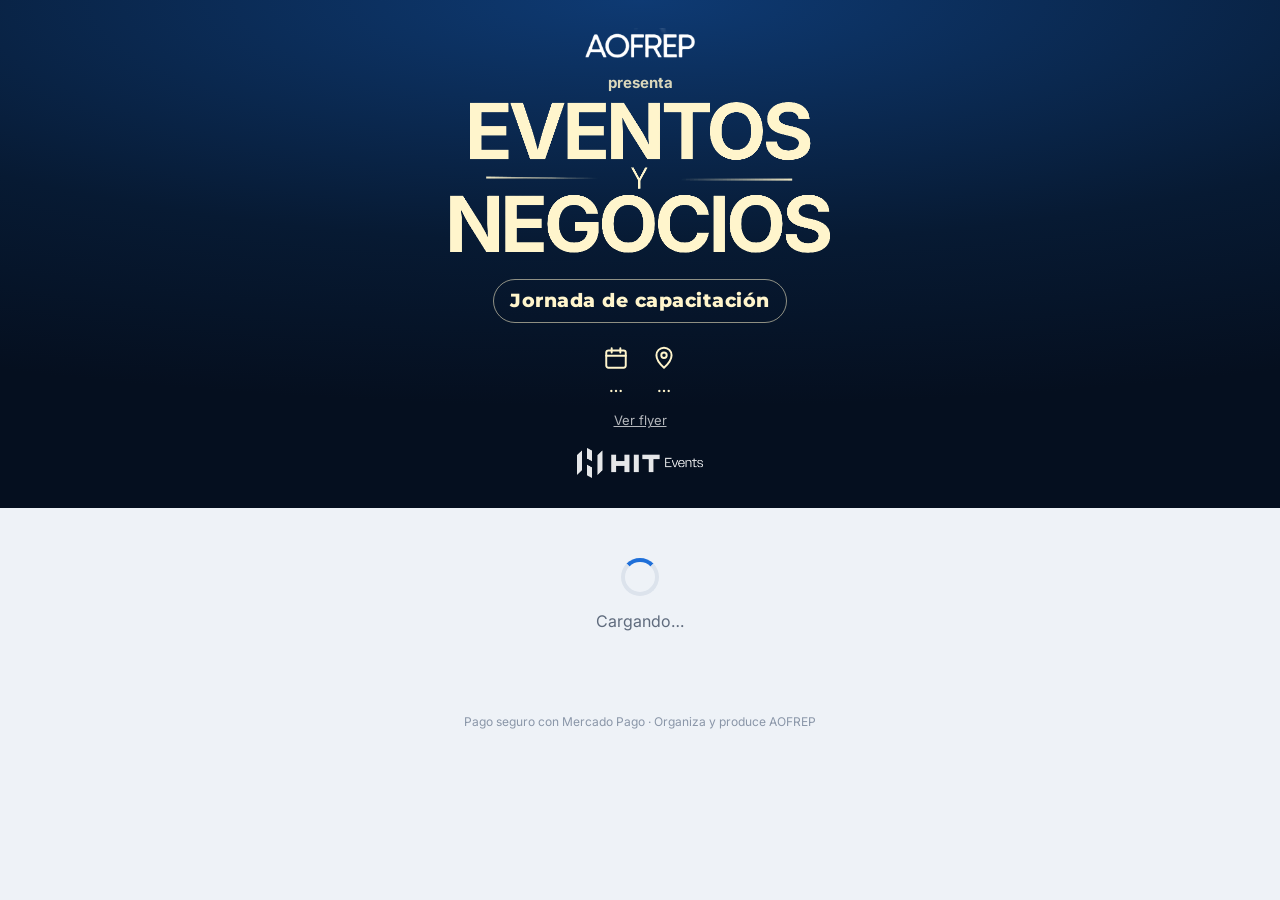
<file: index.html>
<!DOCTYPE html>
<html lang="es">
<head>
<meta charset="utf-8">
<meta name="viewport" content="width=device-width, initial-scale=1, viewport-fit=cover">
<title>Eventos y Negocios · AOFREP</title>
<meta name="description" content="Jornada de capacitación Eventos y Negocios. AOFREP presenta. Inscribite acá.">
<meta property="og:title" content="Eventos y Negocios · AOFREP">
<meta property="og:description" content="Herramientas para fortalecer y hacer crecer tu negocio. Inscribite acá.">
<meta property="og:image" content="assets/flyer.jpg">
<meta name="theme-color" content="#071A33">
<link rel="preconnect" href="https://fonts.googleapis.com">
<link href="https://fonts.googleapis.com/css2?family=Inter:wght@400;500;600;700;800&family=Montserrat:wght@700;800&display=swap" rel="stylesheet">
<link rel="icon" href="favicon.ico" sizes="any">
<link rel="icon" type="image/png" sizes="32x32" href="assets/favicon-32.png">
<link rel="apple-touch-icon" href="assets/apple-touch-icon.png">
<link rel="stylesheet" href="estilos.css">
<style>
/* v1.12 · beneficio especial con código */
.tipo .tach { color: var(--suave); font-weight: 600; font-size: 15px; text-decoration: line-through; text-decoration-thickness: 2px; margin-right: 6px; }
.tipo .ahorro { display: inline-block; white-space: nowrap; font-size: 12px; font-weight: 800; color: #0B6B3A; background: #E3F6EA; padding: 2px 8px; border-radius: 20px; margin-left: 6px; vertical-align: 2px; }
.tipo.benef { margin: 10px -12px; padding: 14px 12px; border: 2px solid #E8C766; border-radius: 14px; background: linear-gradient(180deg, #FFFBEA, #FFFFFF 70%); }
.tipo.benef + .tipo { border-top: 0; }
.tipo.benef.abierto { border-color: #2E9E5B; background: linear-gradient(180deg, #EEFAF2, #FFFFFF 70%); }
.benefTag { display: inline-flex; align-items: center; gap: 5px; font-size: 11px; font-weight: 800; letter-spacing: 1px; text-transform: uppercase; color: #7A5200; background: #FFF0B8; border-radius: 20px; padding: 3px 9px; margin-bottom: 6px; }
.abierto .benefTag { color: #0B6B3A; background: #D7F2E1; }
.codForm { display: flex; gap: 8px; margin-top: 10px; }
.codForm input { flex: 1; min-width: 0; font: inherit; font-size: 16px; font-weight: 700; letter-spacing: 1px; text-transform: uppercase; padding: 11px 12px; border: 2px solid var(--borde); border-radius: 12px; background: #fff; color: var(--texto); }
.codForm input::placeholder { text-transform: none; letter-spacing: 0; font-weight: 500; color: var(--suave); }
.codForm input:focus { outline: none; border-color: var(--acento); }
.codForm input.mal { border-color: #B42318; animation: sacude .3s; }
.codForm button { border: 0; border-radius: 12px; background: var(--acento); color: #fff; font: inherit; font-weight: 800; font-size: 15px; padding: 0 16px; cursor: pointer; white-space: nowrap; }
.codForm button:disabled { opacity: .6; cursor: default; }
.codMsg { font-size: 13px; margin-top: 6px; min-height: 0; }
.codMsg.mal { color: #B42318; font-weight: 600; }
.codOk { font-size: 13px; font-weight: 700; color: #0B6B3A; margin-top: 6px; }
.candado { font-size: 13px; color: var(--gris); margin-top: 8px; }
.tipo.codRow { padding: 12px 0 14px; }
.codLink { background: none; border: 0; color: var(--acento); font: inherit; font-weight: 700; font-size: 15px; padding: 2px 0; cursor: pointer; }
.codLink:hover { text-decoration: underline; }
.codRow .codT { font-weight: 800; font-size: 15px; }
.resumen .lin span:last-child { white-space: nowrap; padding-left: 12px; }
.nowrap { white-space: nowrap; }
#tot { white-space: nowrap; }
.resumen .benefNota { margin-top: 10px; padding: 10px 12px; border-radius: 12px; background: #E3F6EA; color: #0B6B3A; font-weight: 700; font-size: 14px; }
@keyframes sacude { 0%, 100% { transform: translateX(0); } 25% { transform: translateX(-5px); } 75% { transform: translateX(5px); } }
/* v1.20 · urgencia (cuenta regresiva real hasta el cierre de la venta online) */
.urg { position: relative; overflow: hidden; margin-top: 14px; border-radius: 16px; padding: 14px 16px; color: #fff; text-align: center;
  background: linear-gradient(110deg, #B42318, #E8590C 45%, #B42318 90%); background-size: 220% 100%; animation: urgFondo 6s ease-in-out infinite; box-shadow: 0 10px 28px rgba(180,35,24,.28); }
.urg::after { content: ""; position: absolute; top: 0; bottom: 0; width: 30%; left: -40%; background: linear-gradient(90deg, transparent, rgba(255,255,255,.28), transparent); transform: skewX(-20deg); animation: urgBrillo 3.2s ease-in-out infinite; }
.urg .t { font-weight: 900; font-size: 15px; letter-spacing: 2px; text-transform: uppercase; }
.urg .t .fu { display: inline-block; animation: urgFuego 1.1s ease-in-out infinite; }
.urg .s { font-size: 14px; margin-top: 4px; opacity: .95; }
.urg .cd { display: flex; justify-content: center; gap: 8px; margin-top: 8px; }
.urg .cd div { min-width: 54px; background: rgba(0,0,0,.22); border-radius: 10px; padding: 6px 4px 4px; }
.urg .cd b { display: block; font-size: 24px; font-weight: 900; line-height: 1; font-variant-numeric: tabular-nums; }
.urg .cd small { font-size: 10px; letter-spacing: 1px; text-transform: uppercase; opacity: .85; }
.tipo .est.pocas { animation: urgLatido 1.4s ease-in-out infinite; }
.tipo .est.cupos { background: #FDECEA; color: #B42318; }
@keyframes urgFondo { 0%, 100% { background-position: 0% 50%; } 50% { background-position: 100% 50%; } }
@keyframes urgBrillo { 0% { left: -40%; } 60%, 100% { left: 130%; } }
@keyframes urgFuego { 0%, 100% { transform: scale(1) rotate(-6deg); } 50% { transform: scale(1.25) rotate(6deg); } }
@keyframes urgLatido { 0%, 100% { transform: scale(1); } 50% { transform: scale(1.07); } }
@media (prefers-reduced-motion: reduce) { .urg, .urg::after, .urg .t .fu, .tipo .est.pocas { animation: none; } }
</style>
</head>
<body>
<div id="bPrueba" class="prueba oculto">🧪 MODO PRUEBA — las compras no son reales</div>
<header class="hero">
  <div class="contenedor">
    <div class="logos"><img src="assets/logo-aofrep.png" alt="AOFREP"></div>
    <div class="sub" style="margin-bottom:8px;opacity:.85">presenta</div>
    <img class="eyn" src="assets/logo-eyn.png" alt="Eventos y Negocios">
    <div class="bajada" id="subtitulo"><span class="kicker">Jornada de capacitación</span></div>
    <div class="datos">
      <div><svg class="ic" width="26" height="26" viewBox="0 0 24 24" fill="none" stroke="#FFF5CC" stroke-width="1.8" stroke-linecap="round" stroke-linejoin="round"><rect x="3" y="5" width="18" height="16" rx="2"/><path d="M16 3v4M8 3v4M3 10h18"/></svg><span id="fecha">…</span></div>
      <div><svg class="ic" width="26" height="26" viewBox="0 0 24 24" fill="none" stroke="#FFF5CC" stroke-width="1.8" stroke-linecap="round" stroke-linejoin="round"><path d="M12 21s-7-6.2-7-11.5a7 7 0 0 1 14 0C19 14.8 12 21 12 21z"/><circle cx="12" cy="9.5" r="2.5"/></svg><span id="lugar">…</span></div>
    </div>
    <a class="flyerBtn" id="verFlyer">Ver flyer</a>
    <img class="hit" src="assets/logo-hit.png" alt="HIT Events">
  </div>
</header>

<main class="contenedor">
  <div id="cargando" class="cargando"><div class="spinner"></div>Cargando…</div>
  <div id="cerrada" class="card oculto"><b>La inscripción está cerrada.</b><div style="color:var(--gris);margin-top:6px">Seguinos para enterarte de las novedades.</div></div>
  <div id="falla" class="error oculto"></div>
  <div id="urg" class="urg oculto" role="status"></div>
  <div id="ultima" class="aviso oculto"></div>
  <div id="info" class="card oculto"></div>

  <!-- Paso 1 -->
  <section id="p1" class="oculto">
    <div class="seccion">Tickets</div>
    <div class="card" style="padding-top:4px;padding-bottom:4px" id="tipos"></div>
    <div id="bloqueSocio" class="oculto">
      <div class="socioAviso" id="notaSocio"></div>
      <div class="card">
        <label class="et">Empresa socia de AOFREP</label>
        <input class="campo" id="cEmpresa" placeholder="Nombre de la empresa" autocomplete="organization">
        <label class="et">CUIT de la empresa</label>
        <input class="campo" id="cCuitEmp" inputmode="numeric" placeholder="30-12345678-9" autocomplete="off">
        <div id="cuitEmpMsg"></div>
      </div>
    </div>
  </section>

  <!-- Paso 2 -->
  <section id="p2" class="oculto">
    <div class="seccion">Tus datos</div>
    <div class="card">
      <label class="et">Nombre y apellido</label>
      <input class="campo" id="cNombre" autocomplete="name" placeholder="Como figura en el DNI">
      <div class="dos">
        <div><label class="et">DNI</label><input class="campo" id="cDni" inputmode="numeric" autocomplete="off" placeholder="Sin puntos"></div>
        <div><label class="et">Celular</label><input class="campo" id="cTel" inputmode="tel" autocomplete="tel" placeholder="11 5555 5555"></div>
      </div>
      <label class="et">Mail</label>
      <input class="campo" id="cMail" type="email" inputmode="email" autocomplete="email" autocapitalize="none" placeholder="Ahí te llegan los tickets">
      <label class="et">Repetí el mail</label>
      <input class="campo" id="cMail2" type="email" inputmode="email" autocomplete="off" autocapitalize="none" placeholder="Para evitar errores">
      <div id="bloqueEmpTrab" class="oculto"><label class="et">Empresa o medio</label><input class="campo" id="cEmpTrab" autocomplete="organization" placeholder="Dónde trabajás"></div>
    </div>
    <div id="bloqueAsis" class="oculto">
      <div class="seccion">¿Quién va a usar cada ticket?</div>
      <div class="card" id="asis"></div>
    </div>
    <div id="bloqueFac" class="oculto">
      <div class="seccion">Datos para la factura</div>
      <div class="card">
        <label class="et">Condición frente al IVA</label>
        <select class="campo" id="fIva"></select>
        <label class="chk" style="margin-top:12px" id="usarMisDatosL"><input type="checkbox" id="usarMisDatos"><span>Facturar a mi nombre (mis datos de arriba)</span></label>
        <label class="et" id="fRazonL">Razón social o nombre y apellido</label>
        <input class="campo" id="fRazon" autocomplete="organization">
        <label class="et" id="fDocL">CUIT / CUIL</label>
        <input class="campo" id="fDoc" inputmode="numeric" autocomplete="off" placeholder="Solo números">
        <div id="fDocMsg"></div>
        <div id="bloqueDom"><label class="et">Domicilio fiscal</label><input class="campo" id="fDom" placeholder="Calle, número, localidad"></div>
        <div style="color:var(--gris);font-size:12px;margin-top:10px" id="facQuien"></div>
      </div>
    </div>
    <div class="card resumen" id="resumen"></div>
    <label class="chk"><input type="checkbox" id="acepto"><span id="condiciones"></span></label>
    <div id="err2" class="error oculto"></div>
  </section>

  <div class="barra oculto" id="barra">
    <div class="fila">
      <div class="tot"><small id="totTxt">Total</small><b id="tot">$ 0</b></div>
      <button class="btn sec oculto" id="atras" type="button">Atrás</button>
      <button class="btn" id="seguir" type="button" disabled>Continuar</button>
    </div>
  </div>
</main>
<div class="pie">Pago seguro con Mercado Pago · Organiza y produce <span id="org">AOFREP</span></div>
<div id="flyerVer" class="flyerVer oculto"><img src="assets/flyer.jpg" alt="Flyer"></div>

<script src="config.js"></script>
<script src="lib/qrcode.js"></script>
<script src="comun.js"></script>
<script>
(function () {
  var $ = F.$, D = null, cant = {}, paso = 1, abiertos = {}, codVis = false; // abiertos: tipoId → código que lo desbloqueó (v1.12)
  $('verFlyer').onclick = function () { $('flyerVer').classList.remove('oculto'); };
  $('flyerVer').onclick = function () { this.classList.add('oculto'); };
  function cargar() {
    F.get('evento').then(function (d) {
      D = d; $('cargando').classList.add('oculto');
      var ev = d.evento; F.color(ev.color);
      document.title = ev.nombre + ' · ' + (ev.organiza || '');
      $('subtitulo').innerHTML = F.bajada(ev.subtitulo);
      $('fecha').innerHTML = F.renglones([ev.fecha, ev.horario]);
      $('lugar').innerHTML = F.renglones([ev.lugar, ev.direccion]);
      $('org').textContent = ev.organiza || 'AOFREP';
      $('bPrueba').classList.toggle('oculto', !ev.prueba);
      $('condiciones').textContent = 'Acepto las condiciones: ' + (d.condiciones || '');
      $('fIva').innerHTML = '<option value="">Elegí…</option>' + d.condIva.map(function (c) { return '<option>' + F.esc(c) + '</option>'; }).join('');
      $('facQuien').textContent = 'La factura la emite ' + (ev.organiza || 'el organizador') + ' con estos datos.';
      $('notaSocio').innerHTML = '<b>🔎 Ticket de socio: sujeto a verificación</b><div style="margin-top:6px">' + F.esc(d.cortTexto || '') + '</div>';
      var inc = ev.incluye || [];
      if (ev.descripcion || inc.length) {
        $('info').innerHTML = (ev.descripcion ? '<div class="seccion" style="margin-top:0">¿De qué se trata el evento?</div><div style="font-size:15px;line-height:1.5">' + F.esc(ev.descripcion) + '</div>' : '') +
          (inc.length ? '<div class="seccion" style="margin-top:16px">¿Qué incluye el ticket?</div>' + inc.map(function (x) { return '<div style="padding:4px 0">✓ ' + F.esc(x) + '</div>'; }).join('') : '');
        $('info').classList.remove('oculto');
      }
      if (!d.abierta) { $('cerrada').classList.remove('oculto'); return; }
      pintarTipos(); $('p1').classList.remove('oculto'); $('barra').classList.remove('oculto'); actualizar(); urgencia(d.urgencia);
      ultimaCompra(); codigosGuardados();
    }).catch(function (e) {
      $('cargando').classList.add('oculto'); $('falla').innerHTML = 'No pudimos cargar la inscripción: ' + F.esc(F.msg(e)) + ' <a href="" onclick="location.reload();return false">Reintentar</a>'; $('falla').classList.remove('oculto');
    });
  }
  $('cCuitEmp').oninput = function () {
    var c = this.value.replace(/\D/g, '');
    $('cuitEmpMsg').innerHTML = c.length < 11 ? '' : F.cuitOk(c) ? '<div class="okCampo">✓ CUIT válido</div>' : '<div class="malCampo">Ese CUIT no es válido, revisalo.</div>';
  };
  // Orden: primero los de no socio (en el orden de la planilla) y al final los de socio
  // v1.12.1: los tickets con código NO se muestran hasta que alguien pone el código ("Tengo un código"); desbloqueados van primero
  function bloqueado(t) { return t.bloq && !abiertos[t.id]; }
  function visibles() {
    var ab = D.tipos.filter(function (t) { return t.bloq && abiertos[t.id]; });
    var resto = D.tipos.filter(function (t) { return !t.bloq; });
    return ab.concat(resto.filter(function (t) { return !t.cort; }), resto.filter(function (t) { return t.cort; }));
  }
  function totalCant() { var t = 0; for (var k in cant) t += cant[k]; return t; }
  function cantCort() { var t = 0; D.tipos.forEach(function (x) { if (x.cort) t += cant[x.id] || 0; }); return t; }
  // v1.13: invitaciones sin cargo (precio 0): hasta D.gratisMax y sin mezclar con tickets pagos
  function pideEmp() { return D.tipos.some(function (t) { return t.pideEmp && cant[t.id]; }); } // v1.14
  function esGratis(t) { return t.precio <= 0 && !t.cort; }
  function cantDe(f) { var n = 0; D.tipos.forEach(function (x) { if (f(x)) n += cant[x.id] || 0; }); return n; }
  function maxPara(t) { if (bloqueado(t)) return 0; var m = t.disp;
    if (esGratis(t)) { if (cantDe(function (x) { return !esGratis(x); })) return 0; m = Math.min(m, (D.gratisMax || 2) - (cantDe(esGratis) - (cant[t.id] || 0))); }
    else if (cantDe(esGratis)) return 0; if (t.cort && D.cortMax > 0) m = Math.min(m, D.cortMax - (cantCort() - (cant[t.id] || 0))); return m; }
  function filaCodigo() {
    if (!D.tipos.some(bloqueado)) return '';
    if (!codVis) return '<div class="tipo codRow"><div class="info"><button type="button" class="codLink" data-vercod>🎟️ Tengo un código</button></div></div>';
    return '<div class="tipo codRow"><div class="info"><div class="codT">🎟️ Tengo un código</div><div class="codForm"><input id="cod_gen" data-codin="gen" placeholder="Ingresá tu código" autocomplete="off" autocapitalize="characters" spellcheck="false" enterkeyhint="go"><button type="button" data-cod="gen">Aplicar</button></div><div class="codMsg" id="codMsg_gen"></div></div></div>';
  }
  // v1.20 · banner de urgencia: la cuenta regresiva es hasta el cierre REAL de la venta online (configurado en la consola)
  var urgT = null;
  function urgencia(u) {
    var el = $('urg'); clearInterval(urgT); if (!u) { el.classList.add('oculto'); return; }
    el.classList.remove('oculto');
    if (!u.cierre) { el.innerHTML = '<div class="t"><span class="fu">🔥</span> Últimos días para inscribirte <span class="fu">🔥</span></div><div class="s">Cupos limitados · asegurá tu lugar</div>'; return; }
    var p2 = function (n) { return ('0' + n).slice(-2); }, tick = function () {
      var s = Math.max(0, Math.floor((u.cierre - Date.now()) / 1000));
      if (s <= 0) { clearInterval(urgT); location.reload(); return; }
      var d = Math.floor(s / 86400), h = Math.floor(s % 86400 / 3600), m = Math.floor(s % 3600 / 60), x = s % 60;
      el.innerHTML = '<div class="t"><span class="fu">🔥</span> Últimos días <span class="fu">🔥</span></div><div class="s">La inscripción online cierra en</div><div class="cd">' + (d ? '<div><b>' + d + '</b><small>' + (d === 1 ? 'día' : 'días') + '</small></div>' : '') +
        '<div><b>' + p2(h) + '</b><small>horas</small></div><div><b>' + p2(m) + '</b><small>min</small></div><div><b>' + p2(x) + '</b><small>seg</small></div></div>';
    };
    tick(); urgT = setInterval(tick, 1000);
  }
  function pintarTipos() {
    var escrito = $('cod_gen') ? $('cod_gen').value : '';
    var h = visibles().map(function (t) {
      var on = t.estado === 'venta', est = '';
      if (t.estado === 'agotado') est = '<span class="est agot">Agotado</span>';
      else if (t.estado === 'reservado') est = '<span class="est">Agotado por ahora · pueden liberarse lugares en minutos</span>';
      else if (t.estado === 'proximamente') est = '<span class="est">Desde el ' + (t.desde ? new Date(t.desde).toLocaleDateString('es-AR', { day: 'numeric', month: 'numeric' }) : '') + '</span>';
      else if (t.estado === 'finalizado') est = '<span class="est agot">Agotado</span>';
      else if (t.disp <= 15) est = '<span class="est pocas">¡Últimos ' + t.disp + ' lugares!</span>';
      else if (D.urgencia && t.estado === 'venta') est = '<span class="est cupos">🔥 Cupos limitados</span>';
      var agot = t.estado === 'agotado' || t.estado === 'finalizado';
      var tach = t.tachado > t.precio ? '<s class="tach">' + F.plata(t.tachado) + '</s>' : '';
      var ahorro = tach && !agot ? '<span class="ahorro">Ahorrás ' + F.plata(t.tachado - t.precio) + '</span>' : '';
      var pre = t.precio > 0 ? '<div class="pre">' + tach + F.plata(t.precio) + ahorro + '</div>' : '<div class="pre gratis">' + tach + 'Sin cargo</div>';
      var desc = t.desc;
      if (agot) desc = '';
      var cod = '';
      if (t.bloq) {
        if (abiertos[t.id]) cod = '<div class="codOk">🔓 Código aplicado: ' + F.esc(abiertos[t.id]) + '</div>';
      }
      var on2 = on && !bloqueado(t);
      return '<div class="tipo' + (on ? '' : ' apagado') + (agot ? ' agot' : '') + (t.bloq ? ' benef' + (abiertos[t.id] ? ' abierto' : '') : '') + '"><div class="info">' + (t.bloq ? '<div class="benefTag">' + (t.precio > 0 ? '⭐ Beneficio especial' : '🎟️ Invitación') + '</div>' : '') + '<div class="nom">' + F.esc(t.nombre) + '</div>' + (desc ? '<div class="des">' + F.esc(desc) + '</div>' : '') + pre + est + cod + '</div>' +
        (on2 ? '<div class="paso"><button data-m="' + F.esc(t.id) + '" aria-label="Menos">−</button><span class="cant" id="q_' + F.esc(t.id) + '">0</span><button data-p="' + F.esc(t.id) + '" aria-label="Más">+</button></div>' : '') + '</div>';
    }).join('');
    var fc = filaCodigo();
    $('tipos').innerHTML = (h || '<div style="padding:16px;color:var(--gris)">Todavía no hay tickets disponibles.</div>') + fc;
    if (escrito && $('cod_gen')) $('cod_gen').value = escrito;
  }
  function mostrarCodigo(foco) { codVis = true; pintarTipos(); actualizar(); if (foco && $('cod_gen')) $('cod_gen').focus(); }
  // ── v1.12 · desbloquear con código ──
  function normCod(c) { return String(c || '').trim().toUpperCase().replace(/\s+/g, '-').slice(0, 40); }
  function guardarCodigos() { try { var l = []; for (var k in abiertos) if (l.indexOf(abiertos[k]) < 0) l.push(abiertos[k]); sessionStorage.setItem('fz_cod', JSON.stringify(l)); } catch (e) { } }
  function abrirCon(codigo, ids) {
    var nuevos = 0;
    ids.forEach(function (id) { if (D.tipos.some(function (t) { return t.id === id; }) && !abiertos[id]) { abiertos[id] = codigo; nuevos++; } });
    guardarCodigos(); pintarTipos(); actualizar(); return nuevos;
  }
  function probarCodigo(id) {
    var inp = $('cod_' + id), msg = $('codMsg_' + id), btn = document.querySelector('[data-cod="' + id + '"]');
    var c = normCod(inp && inp.value);
    if (c.replace(/[^A-Z0-9]/g, '').length < 4) { msg.className = 'codMsg mal'; msg.textContent = 'Escribí el código completo.'; inp.classList.add('mal'); setTimeout(function () { inp.classList.remove('mal'); }, 600); inp.focus(); return; }
    btn.disabled = true; btn.textContent = 'Validando…'; msg.className = 'codMsg'; msg.textContent = '';
    F.get('codigo', { codigo: c }).then(function (r) {
      if (!abrirCon(c, r.tipos || [])) { msg.className = 'codMsg mal'; msg.textContent = 'Ese código no tiene tickets disponibles en este momento.'; btn.disabled = false; btn.textContent = 'Aplicar'; return; }
      var t = D.tipos.filter(function (x) { return abiertos[x.id] === c && x.estado === 'venta'; })[0];
      if (t && !cant[t.id] && maxPara(t) > 0 && totalCant() < D.max) { cant[t.id] = 1; actualizar(); }
      window.scrollTo({ top: $('tipos').offsetTop - 70, behavior: 'smooth' });
    }).catch(function (e) {
      btn.disabled = false; btn.textContent = 'Aplicar';
      msg.className = 'codMsg mal'; msg.textContent = F.esRed(e) ? 'Se cortó la conexión. Probá de nuevo.' : F.msg(e);
      inp.classList.add('mal'); setTimeout(function () { inp.classList.remove('mal'); }, 600); inp.focus(); inp.select();
    });
  }
  /** Códigos que llegan por el link (?codigo=…) o que ya se usaron en esta pestaña. */
  function codigosGuardados() {
    var l = []; try { l = JSON.parse(sessionStorage.getItem('fz_cod') || '[]') || []; } catch (e) { }
    var u = normCod(F.param('codigo') || F.param('c')); if (u && l.indexOf(u) < 0) l.unshift(u);
    if (!l.length || !D.tipos.some(function (t) { return t.bloq; })) return;
    l.slice(0, 3).forEach(function (c, i) {
      F.get('codigo', { codigo: c }).then(function (r) {
        if (abrirCon(c, r.tipos || []) && c === u) {
          var t = D.tipos.filter(function (x) { return abiertos[x.id] === c && x.estado === 'venta'; })[0];
          if (t && !totalCant() && maxPara(t) > 0) { cant[t.id] = 1; actualizar(); }
        }
      }).catch(function (e) {
        if (c !== u) return; // uno viejo que ya no sirve: en silencio
        if (!D.tipos.some(bloqueado)) return;
        mostrarCodigo(false);
        var inp = $('cod_gen'), msg = $('codMsg_gen'); if (inp) inp.value = c;
        if (msg) { msg.className = 'codMsg mal'; msg.textContent = F.esRed(e) ? 'No pudimos validar el código del link. Tocá Aplicar.' : 'El código del link no es válido. Revisalo o pedí uno nuevo.'; }
      });
    });
  }
  $('tipos').onkeydown = function (e) { var id = e.target.getAttribute && e.target.getAttribute('data-codin'); if (id && e.key === 'Enter') { e.preventDefault(); probarCodigo(id); } };
  $('tipos').onclick = function (e) {
    var b = e.target.closest('button'); if (!b) return;
    if (b.hasAttribute('data-vercod')) { mostrarCodigo(true); return; }
    if (b.getAttribute('data-cod')) { probarCodigo(b.getAttribute('data-cod')); return; }
    var id = b.getAttribute('data-p') || b.getAttribute('data-m'), t = D.tipos.filter(function (x) { return x.id === id; })[0]; if (!t) return;
    var q = cant[id] || 0;
    if (b.getAttribute('data-p')) { if (q < maxPara(t) && totalCant() < D.max) q++; } else if (q > 0) q--;
    cant[id] = q; actualizar();
  };
  function subtotal() { var s = 0; D.tipos.forEach(function (t) { s += (cant[t.id] || 0) * t.precio; }); return Math.round(s * 100) / 100; }
  function total() { var sub = subtotal(); return sub + Math.round(sub * (D.cargo || 0)) / 100; }
  function actualizar() {
    var n = totalCant(), tot = total(), nc = cantCort();
    D.tipos.forEach(function (t) {
      var el = $('q_' + t.id); if (!el) return; el.textContent = cant[t.id] || 0;
      var mas = document.querySelector('[data-p="' + t.id + '"]'), menos = document.querySelector('[data-m="' + t.id + '"]');
      if (mas) mas.disabled = (cant[t.id] || 0) >= maxPara(t) || n >= D.max; if (menos) menos.disabled = !(cant[t.id] > 0);
    });
    $('tot').textContent = n && !(tot > 0) ? 'Sin cargo' : F.plata(tot);
    $('bloqueSocio').classList.toggle('oculto', !nc);
    $('totTxt').textContent = n ? n + (n === 1 ? ' ticket' : ' tickets') + (nc && nc < n ? ' · ' + nc + ' de socio' : nc ? ' de socio' : '') : 'Elegí la cantidad (máx. ' + D.max + ')';
    if (paso === 1) { $('seguir').disabled = !n; $('seguir').textContent = 'Continuar'; }
    else { $('seguir').disabled = false; $('seguir').textContent = total() > 0 ? 'Ir a pagar' : 'Confirmar inscripción'; }
  }
  function irPaso(p) {
    if (p === 2 && cantCort()) {
      if ($('cEmpresa').value.trim().length < 2) { alerta('Indicá la empresa socia.'); $('cEmpresa').focus(); return; }
      if (!F.cuitOk($('cCuitEmp').value)) { alerta('Revisá el CUIT de la empresa socia.'); $('cCuitEmp').focus(); return; }
    }
    paso = p; $('p1').classList.toggle('oculto', p !== 1); $('p2').classList.toggle('oculto', p !== 2); $('atras').classList.toggle('oculto', p !== 2);
    $('info').style.display = p === 2 ? 'none' : '';
    $('err2').classList.add('oculto');
    if (p === 2) armarPaso2();
    actualizar(); window.scrollTo({ top: p === 2 ? $('p2').offsetTop - 10 : 0, behavior: 'smooth' });
  }
  function alerta(t) { $('falla').textContent = t; $('falla').classList.remove('oculto'); setTimeout(function () { $('falla').classList.add('oculto'); }, 4000); window.scrollTo({ top: $('falla').offsetTop - 20, behavior: 'smooth' }); }
  function armarPaso2() {
    var sub = subtotal(), cargo = Math.round(sub * (D.cargo || 0)) / 100, lineas = [];
    visibles().forEach(function (t) {
      if (!cant[t.id]) return;
      lineas.push('<div class="lin"><span>' + cant[t.id] + ' × ' + F.esc(t.nombre) + '</span><span>' + (t.precio > 0 ? F.plata(cant[t.id] * t.precio) : 'Sin cargo') + '</span></div>');
    });
    if (cargo) lineas.push('<div class="lin"><span>Cargo por servicio</span><span>' + F.plata(cargo) + '</span></div>');
    if (sub + cargo > 0) lineas.push('<div class="lin tot"><span>Total a pagar</span><span>' + F.plata(sub + cargo) + '</span></div>');
    else lineas.push('<div class="lin tot"><span>Total</span><span>Sin cargo</span></div>', '<div class="benefNota">🎟️ Es una invitación sin cargo: al confirmar te mostramos tu QR y te lo mandamos por mail.</div>');
    var ahorro = 0; D.tipos.forEach(function (t) { if (cant[t.id] && t.tachado > t.precio) ahorro += cant[t.id] * (t.tachado - t.precio); });
    if (ahorro > 0) lineas.push('<div class="benefNota">🎉 Con tu beneficio especial ahorrás <span class="nowrap">' + F.plata(ahorro) + '</span></div>');
    if (cantCort()) lineas.push('<div class="nota" style="margin-top:10px">Después del pago verificamos que <b>' + F.esc($('cEmpresa').value.trim()) + '</b> tenga la <b>membresía al día</b> y te mandamos ' + (cantCort() > 1 ? 'los tickets de socio' : 'el ticket de socio') + ' por mail. Si registrara cuotas pendientes, te avisamos y <b>te devolvemos ese importe</b> por el mismo medio de pago.' + (cantCort() < totalCant() ? ' Los demás tickets te llegan apenas se aprueba el pago.' : '') + '</div>');
    $('resumen').innerHTML = lineas.join('');
    $('bloqueFac').classList.toggle('oculto', !(sub > 0));
    $('bloqueEmpTrab').classList.toggle('oculto', !pideEmp());
    actualizarFac();
    if (!D.nominal) { $('bloqueAsis').classList.add('oculto'); return; }
    var previos = leerAsis(), h = '', i = 0;
    visibles().forEach(function (t) {
      for (var k = 0; k < (cant[t.id] || 0); k++) {
        var p = previos[i] || {};
        h += '<div class="asis" data-t="' + F.esc(t.id) + '"><div class="t">Ticket ' + (i + 1) + ' · ' + F.esc(t.nombre) + '</div>' +
          (i === 0 ? '<label class="chk" style="margin-top:8px"><input type="checkbox" class="yo"' + (p.yo !== false ? ' checked' : '') + '><span>Es para mí</span></label>' : '') +
          '<div class="dos"><div><label class="et">Nombre y apellido</label><input class="campo an" value="' + F.esc(p.n || '') + '"></div>' +
          '<div><label class="et">DNI</label><input class="campo ad" inputmode="numeric" value="' + F.esc(p.d || '') + '"></div></div></div>';
        i++;
      }
    });
    $('asis').innerHTML = h; $('bloqueAsis').classList.remove('oculto'); copiarYo();
  }
  function actualizarFac() {
    var cf = $('fIva').value === 'Consumidor Final';
    $('usarMisDatosL').classList.toggle('oculto', !cf);
    $('bloqueDom').classList.toggle('oculto', cf);
    $('fDocL').textContent = cf ? 'CUIL (o CUIT / DNI)' : 'CUIT';
    $('fDoc').placeholder = cf ? 'Tu CUIL, solo números' : 'Solo números';
    $('fRazonL').textContent = cf ? 'Nombre y apellido' : ($('fIva').value === 'Responsable Inscripto' || $('fIva').value === 'Exento' ? 'Razón social' : 'Razón social o nombre y apellido');
    if (cf && $('usarMisDatos').checked) { $('fRazon').value = $('cNombre').value.trim(); $('fDoc').value = $('cDni').value.replace(/\D/g, ''); }
    validarDoc();
  }
  function validarDoc() {
    var c = $('fDoc').value.replace(/\D/g, ''), cf = $('fIva').value === 'Consumidor Final';
    if (!c) { $('fDocMsg').innerHTML = ''; return; }
    var ok = F.cuitOk(c) || (cf && /^\d{7,8}$/.test(c));
    $('fDocMsg').innerHTML = (c.length >= 7 && (c.length >= 11 || cf)) ? (ok ? '<div class="okCampo">✓ ' + (c.length === 11 ? (/^(20|23|24|27)/.test(c) ? 'CUIL/CUIT válido' : 'CUIT válido') : 'DNI') + '</div>' : '<div class="malCampo">No es un ' + (cf ? 'CUIL, CUIT o DNI' : 'CUIT') + ' válido.</div>') : '';
  }
  $('fIva').onchange = actualizarFac; $('usarMisDatos').onchange = actualizarFac; $('fDoc').oninput = validarDoc;
  function leerAsis() { return Array.prototype.map.call(document.querySelectorAll('#asis .asis'), function (b) { var y = b.querySelector('.yo'); return { t: b.getAttribute('data-t'), n: b.querySelector('.an').value.trim(), d: b.querySelector('.ad').value.replace(/\D/g, ''), yo: y ? y.checked : undefined }; }); }
  function copiarYo() {
    var b = document.querySelector('#asis .asis'); if (!b) return; var y = b.querySelector('.yo');
    if (y && y.checked) { b.querySelector('.an').value = $('cNombre').value.trim(); b.querySelector('.ad').value = $('cDni').value.replace(/\D/g, ''); }
    if (y) { b.querySelector('.an').readOnly = y.checked; b.querySelector('.ad').readOnly = y.checked; }
  }
  $('asis').onchange = copiarYo;
  $('cNombre').oninput = function () { copiarYo(); if ($('usarMisDatos').checked) actualizarFac(); };
  $('cDni').oninput = $('cNombre').oninput;
  function error2(t, campo) { $('err2').textContent = t; $('err2').classList.remove('oculto'); if (campo) { campo.classList.add('mal'); campo.focus(); setTimeout(function () { campo.classList.remove('mal'); }, 2500); } }
  $('atras').onclick = function () { irPaso(1); };
  $('seguir').onclick = function () {
    if (paso === 1) { irPaso(2); return; }
    var nombre = $('cNombre').value.trim(), dni = $('cDni').value.replace(/\D/g, ''), mail = $('cMail').value.trim().toLowerCase(), mail2 = $('cMail2').value.trim().toLowerCase();
    if (nombre.split(/\s+/).length < 2) return error2('Poné nombre y apellido.', $('cNombre'));
    if (dni.length < 7) return error2('Revisá el DNI.', $('cDni'));
    if (!/^[^@\s]+@[^@\s]+\.[^@\s]{2,}$/.test(mail)) return error2('Revisá el mail: ahí te llegan los tickets.', $('cMail'));
    if (mail !== mail2) return error2('Los mails no coinciden.', $('cMail2'));
    if (pideEmp() && $('cEmpTrab').value.trim().length < 2) return error2('Indicá tu empresa o medio.', $('cEmpTrab'));
    var asis = [];
    if (D.nominal) {
      copiarYo(); asis = leerAsis();
      for (var i = 0; i < asis.length; i++) { if (asis[i].n.split(/\s+/).length < 2 || asis[i].d.length < 7) return error2('Completá nombre, apellido y DNI del ticket ' + (i + 1) + '.'); }
    }
    var fac = null;
    if (subtotal() > 0) {
      actualizarFac();
      fac = { iva: $('fIva').value, razon: $('fRazon').value.trim(), doc: $('fDoc').value.replace(/\D/g, ''), domicilio: $('fDom').value.trim() };
      if (!fac.iva) return error2('Elegí la condición frente al IVA.', $('fIva'));
      if (fac.razon.length < 3) return error2('Completá la razón social o nombre para la factura.', $('fRazon'));
      if (fac.iva === 'Consumidor Final') { if (!(F.cuitOk(fac.doc) || /^\d{7,8}$/.test(fac.doc))) return error2('Poné un CUIL (o CUIT/DNI) válido para la factura.', $('fDoc')); }
      else { if (!F.cuitOk(fac.doc)) return error2('El CUIT para la factura no es válido.', $('fDoc')); if (fac.domicilio.length < 5) return error2('Completá el domicilio fiscal.', $('fDom')); }
    }
    if (!$('acepto').checked) return error2('Tenés que aceptar las condiciones.');
    var items = D.tipos.filter(function (t) { return cant[t.id]; }).map(function (t) { return { t: t.id, q: cant[t.id] }; });
    var b = $('seguir'); b.disabled = true; b.textContent = total() > 0 ? 'Reservando…' : 'Confirmando…'; $('err2').classList.add('oculto');
    F.post('orden', { nombre: nombre, dni: dni, mail: mail, tel: $('cTel').value.trim(), acepta: true, items: items, asistentes: asis.map(function (a) { return { t: a.t, n: a.n, d: a.d }; }),
      empresaTrabajo: pideEmp() ? $('cEmpTrab').value.trim() : '',
      codigos: (function () { var l = []; items.forEach(function (x) { var c = abiertos[x.t]; if (c && l.indexOf(c) < 0) l.push(c); }); return l; })(),
      empresa: cantCort() ? $('cEmpresa').value.trim() : '', cuitEmpresa: cantCort() ? $('cCuitEmp').value.replace(/\D/g, '') : '', facturacion: fac }, 45000)
      .then(function (r) {
        try { localStorage.setItem('fz_ultima', JSON.stringify({ o: r.orden, k: r.clave, ts: Date.now() })); } catch (e) { }
        if (r.pagar) { b.textContent = 'Abriendo Mercado Pago…'; location.href = r.pagar; }
        else location.href = 'orden.html?o=' + encodeURIComponent(r.orden) + '&k=' + encodeURIComponent(r.clave);
      }).catch(function (e) {
        b.disabled = false; actualizar();
        if (F.esRed(e)) error2('Se cortó la conexión. No se cobró nada. Probá de nuevo en unos segundos.');
        else error2(F.msg(e));
        if (/código/i.test(F.msg(e))) { // el código cambió o se dio de baja: se vuelve a pedir
          D.tipos.forEach(function (t) { if (t.bloq && abiertos[t.id]) { delete abiertos[t.id]; delete cant[t.id]; } }); guardarCodigos();
          irPaso(1); alerta(F.msg(e));
        }
        if (/agotad|quedan|disponible|habilitada|socio|código/i.test(F.msg(e))) F.get('evento').then(function (d) { D.tipos = d.tipos; pintarTipos(); actualizar(); });
        ultimaCompra();
      });
  };
  function ultimaCompra() {
    try {
      var u = JSON.parse(localStorage.getItem('fz_ultima') || 'null');
      if (u && Date.now() - u.ts < 7 * 86400000) {
        $('ultima').innerHTML = 'Tu última inscripción: <a href="orden.html?o=' + encodeURIComponent(u.o) + '&k=' + encodeURIComponent(u.k) + '">ver estado y tickets</a>';
        $('ultima').classList.remove('oculto');
      }
    } catch (e) { }
  }
  cargar();
})();
</script>
</body>
</html>
</file>
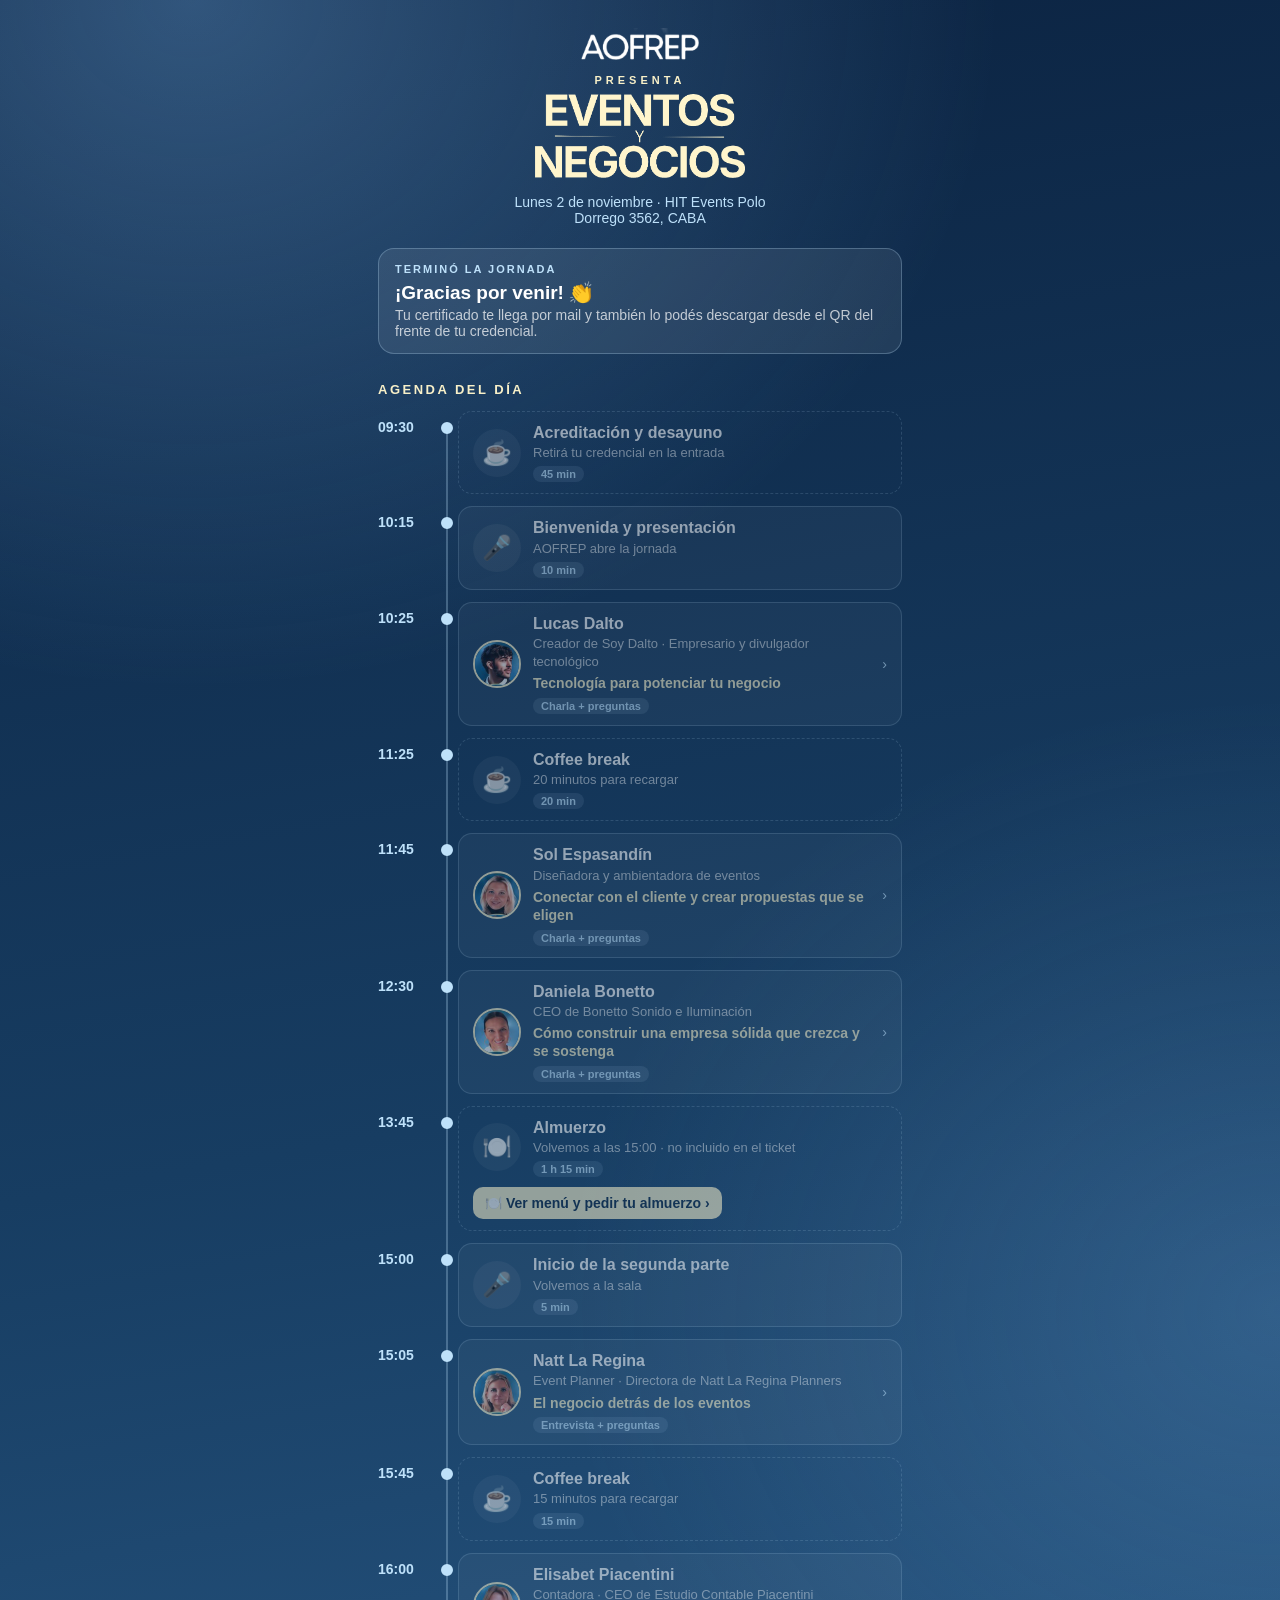
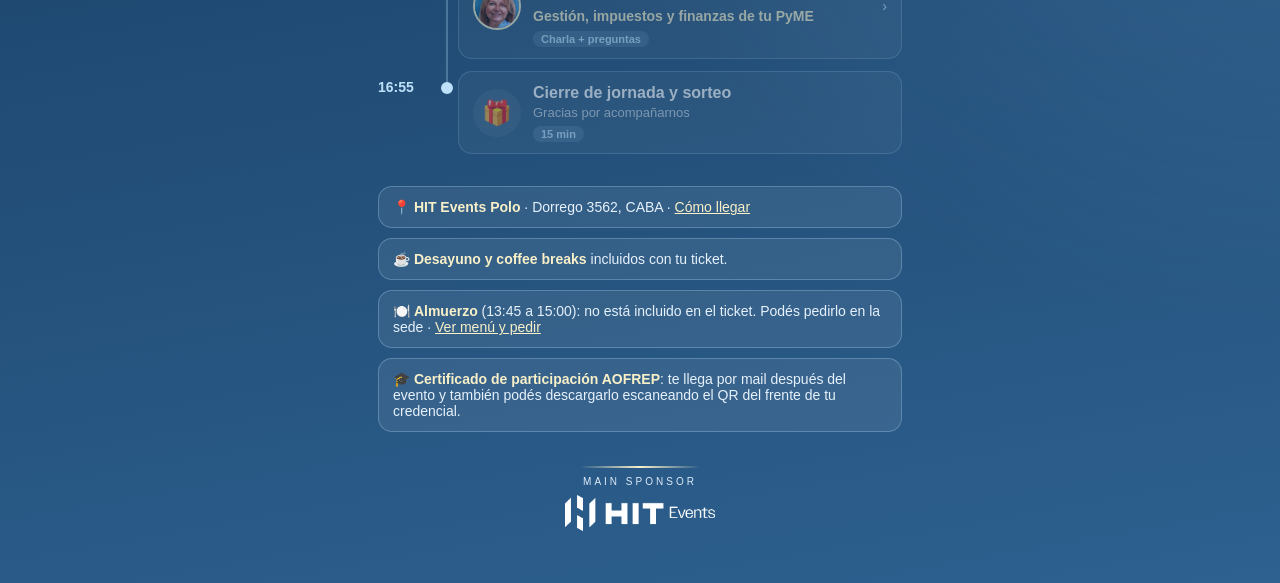
<file: a.html>
<!doctype html>
<html lang="es">
<head>
<meta charset="utf-8">
<meta name="viewport" content="width=device-width, initial-scale=1">
<meta name="robots" content="noindex">
<title>Agenda · Eventos y Negocios</title>
<script>location.replace('agenda.html' + location.search);</script>
</head>
<body style="background: #0D2846; color: #fff; font-family: Arial, sans-serif; text-align: center; padding-top: 40vh">
<a href="agenda.html" style="color: #F8F0C8">Abrir la agenda</a>
</body>
</html>
</file>
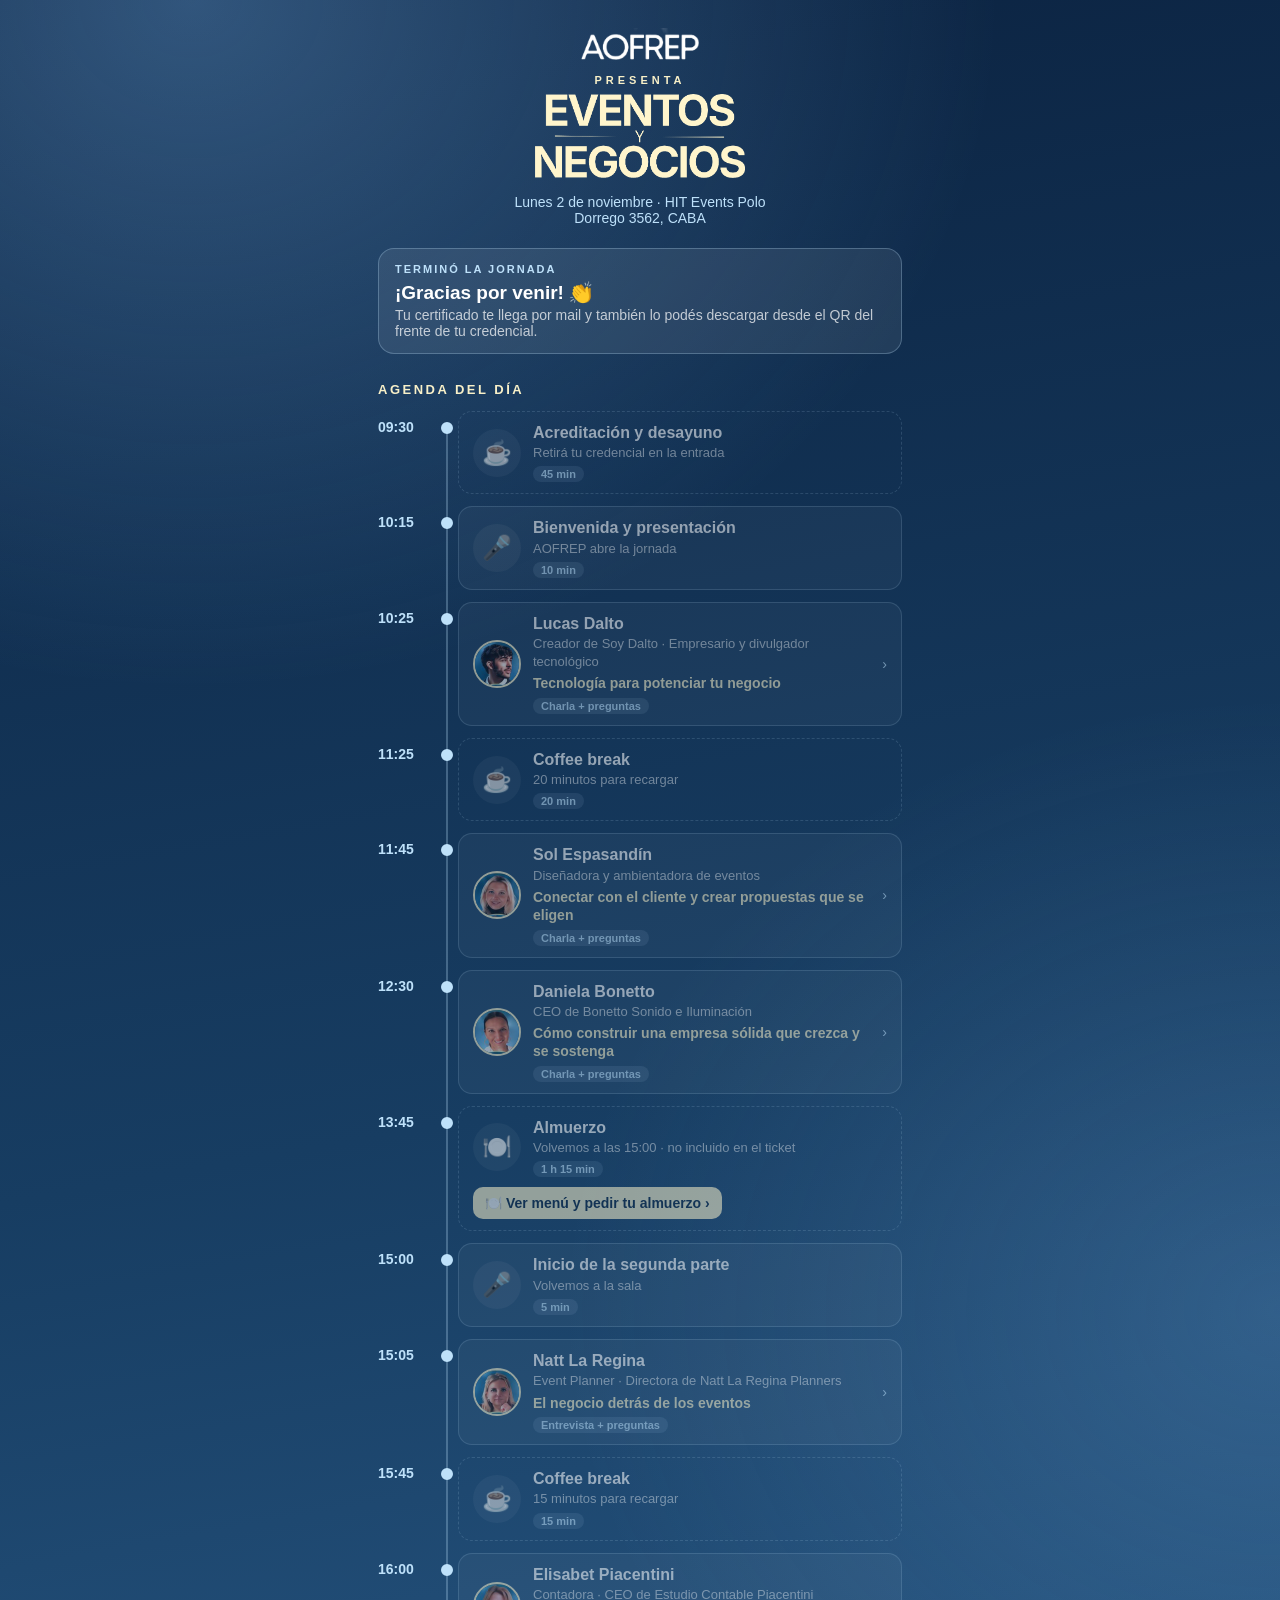
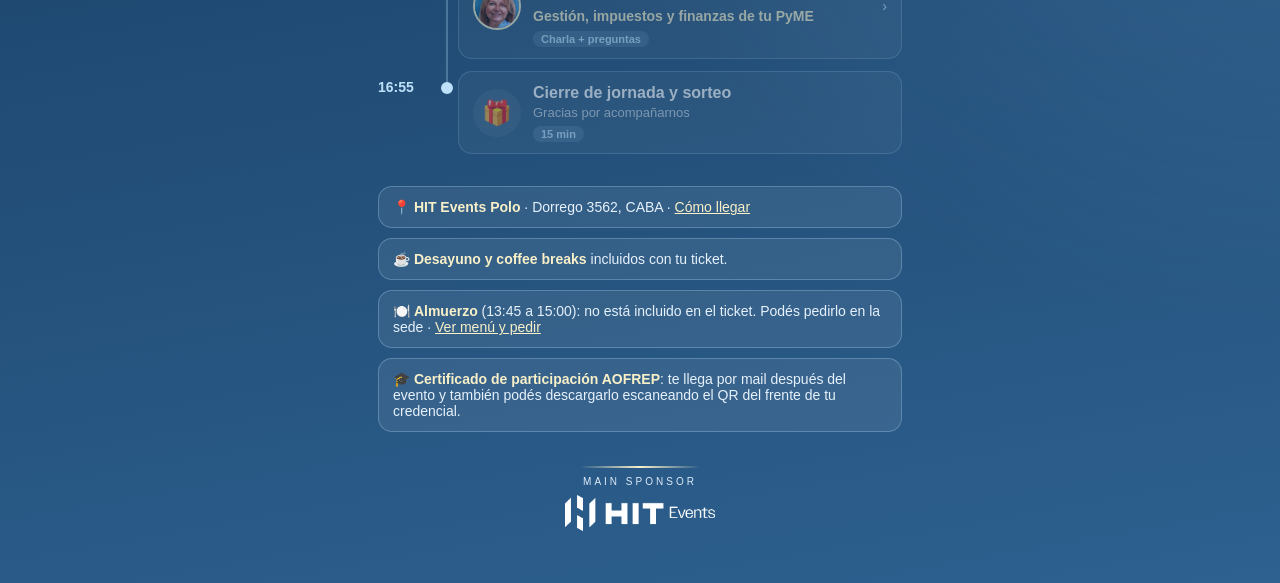
<file: agenda.html>
<!doctype html>
<html lang="es">
<head>
<meta charset="utf-8">
<meta name="viewport" content="width=device-width, initial-scale=1">
<title>Agenda · Eventos y Negocios</title>
<meta name="description" content="Agenda en vivo de Eventos y Negocios · AOFREP · 2 de noviembre en HIT Events Polo">
<meta name="theme-color" content="#0D2846">
<link rel="icon" href="favicon.ico">
<style>
  :root { --noche: #0B2240; --azul: #173D62; --acero: #2E6190; --celeste: #BEE1FA; --crema: #F8F0C8; --blanco: #FFFFFF; --tenue: rgba(255,255,255,.72); --linea: rgba(190,225,250,.28); --vivo: #5BE39B; }
  * { box-sizing: border-box; }
  html, body { margin: 0; }
  html { background: #0B2240; }
  body { min-height: 100vh; color: var(--blanco); font-family: -apple-system, "Segoe UI", Roboto, Arial, sans-serif;
    background: radial-gradient(ellipse 90% 45% at 15% 0%, rgba(120,180,235,.35), transparent 70%), radial-gradient(ellipse 80% 40% at 100% 60%, rgba(120,180,235,.22), transparent 70%), linear-gradient(170deg, var(--noche) 0%, var(--azul) 50%, var(--acero) 100%);
    min-height: 100%; }
  .envase { max-width: 560px; margin: 0 auto; padding: 28px 18px 48px; }
  .cab { text-align: center; }
  .aof { width: 118px; }
  .pre { color: var(--crema); font-size: 11px; font-weight: 700; letter-spacing: 4px; text-transform: uppercase; margin: 10px 0 8px; }
  .eyn { width: 210px; max-width: 64vw; }
  .dato { margin-top: 12px; font-size: 14px; color: var(--celeste); }
  .hola { margin: 22px 0 0; font-size: 26px; font-weight: 800; color: var(--crema); text-align: center; }
  .hola small { display: block; font-size: 14px; font-weight: 500; color: var(--tenue); margin-top: 4px; }
  .estado { margin: 22px 0 6px; background: rgba(255,255,255,.08); border: 1px solid var(--linea); border-radius: 16px; padding: 14px 16px; }
  .estado .k { font-size: 11px; letter-spacing: 2px; text-transform: uppercase; color: var(--celeste); font-weight: 700; display: flex; align-items: center; gap: 8px; }
  .punto { width: 9px; height: 9px; border-radius: 50%; background: var(--vivo); box-shadow: 0 0 0 0 rgba(91,227,155,.7); animation: latido 1.6s infinite; }
  @keyframes latido { 0% { box-shadow: 0 0 0 0 rgba(91,227,155,.7); } 70% { box-shadow: 0 0 0 9px rgba(91,227,155,0); } 100% { box-shadow: 0 0 0 0 rgba(91,227,155,0); } }
  .estado .t { font-size: 19px; font-weight: 800; margin-top: 6px; }
  .estado .s { font-size: 14px; color: var(--tenue); margin-top: 3px; }
  h2 { font-size: 13px; letter-spacing: 2.5px; text-transform: uppercase; color: var(--crema); margin: 28px 0 6px; }
  .linea-t { position: relative; margin-top: 8px; }
  .item { position: relative; display: grid; grid-template-columns: 58px 22px 1fr; align-items: stretch; }
  .hora { font-variant-numeric: tabular-nums; font-weight: 700; font-size: 14px; color: var(--celeste); padding-top: 14px; }
  .eje { position: relative; display: flex; justify-content: center; }
  .eje::before { content: ""; position: absolute; top: 0; bottom: 0; width: 2px; background: var(--linea); }
  .item:first-child .eje::before { top: 20px; } .item:last-child .eje::before { bottom: calc(100% - 20px); }
  .nodo { position: relative; z-index: 1; width: 12px; height: 12px; border-radius: 50%; background: var(--noche); border: 2px solid var(--celeste); margin-top: 17px; }
  .item.hecho .nodo { background: var(--celeste); }
  .item.hecho .tarjeta { opacity: .55; }
  .item.ahora .nodo { background: var(--vivo); border-color: var(--vivo); box-shadow: 0 0 0 4px rgba(91,227,155,.25); }
  .item.ahora .tarjeta { border-color: rgba(91,227,155,.7); background: rgba(91,227,155,.10); }
  .tarjeta { margin: 6px 0; padding: 11px 14px; border-radius: 14px; background: rgba(255,255,255,.07); border: 1px solid var(--linea); min-width: 0; }
  .tarjeta.pausa { background: transparent; border-style: dashed; }
  .tarjeta button { all: unset; display: flex; gap: 12px; align-items: center; width: 100%; cursor: pointer; }
  .tarjeta button:focus-visible { outline: 2px solid var(--crema); outline-offset: 4px; border-radius: 8px; }
  .foto { width: 48px; height: 48px; border-radius: 50%; object-fit: cover; border: 2px solid var(--crema); flex: none; background: var(--azul); }
  .ico { width: 48px; height: 48px; border-radius: 50%; flex: none; display: flex; align-items: center; justify-content: center; font-size: 24px; background: rgba(255,255,255,.08); }
  .txt { min-width: 0; flex: 1; }
  .titulo { font-weight: 800; font-size: 16px; line-height: 1.2; }
  .sub { font-size: 13px; color: var(--tenue); margin-top: 2px; line-height: 1.35; }
  .chip { display: inline-block; font-size: 11px; font-weight: 700; padding: 2px 8px; border-radius: 10px; background: rgba(190,225,250,.16); color: var(--celeste); margin-top: 5px; }
  .chip.vivo { background: var(--vivo); color: #08331C; }
  .flecha { color: var(--celeste); font-size: 14px; transition: transform .2s; flex: none; }
  .abierta .flecha { transform: rotate(90deg); }
  .det { display: none; margin-top: 10px; padding-top: 10px; border-top: 1px solid var(--linea); font-size: 14px; line-height: 1.5; color: #E6F1FB; }
  .abierta .det { display: block; }
  .det p { margin: 0 0 6px; }
  .det .cuando { color: var(--tenue); font-size: 13px; }
  /* v1.11 · página personal */
  .aviso { margin: 18px 0 0; background: var(--crema); color: #0B2240; border-radius: 14px; padding: 12px 14px; font-weight: 700; font-size: 15px; display: flex; gap: 10px; align-items: flex-start; }
  .caja { margin-top: 18px; background: rgba(255,255,255,.08); border: 1px solid var(--linea); border-radius: 16px; padding: 16px; }
  .caja h3 { margin: 0 0 4px; font-size: 17px; color: var(--crema); }
  .caja p { margin: 4px 0 0; font-size: 14px; color: var(--tenue); line-height: 1.45; }
  .caja label { display: block; font-size: 12px; font-weight: 700; letter-spacing: .4px; color: var(--celeste); margin: 12px 0 5px; text-transform: uppercase; }
  .caja input[type=text], .caja input[type=email], .caja input[type=url], .caja select, .caja textarea { width: 100%; font: inherit; font-size: 16px; padding: 11px 12px; border-radius: 11px; border: 1px solid var(--linea); background: rgba(11,34,64,.55); color: #fff; }
  .caja textarea { min-height: 86px; resize: vertical; }
  .caja input:focus, .caja select:focus, .caja textarea:focus { outline: 2px solid var(--crema); outline-offset: 1px; }
  .caja select option { color: #0B2240; }
  .btn { display: inline-flex; align-items: center; justify-content: center; gap: 6px; border: 0; border-radius: 12px; padding: 12px 16px; font: inherit; font-weight: 800; font-size: 15px; cursor: pointer; background: var(--crema); color: #0B2240; margin-top: 12px; }
  .btn.sec { background: rgba(255,255,255,.12); color: #fff; border: 1px solid var(--linea); }
  .btn:disabled { opacity: .6; }
  .btn.ancho { width: 100%; }
  .msj { font-size: 14px; margin-top: 10px; color: var(--crema); min-height: 1px; }
  .chk { display: flex !important; gap: 10px; align-items: center; text-transform: none !important; letter-spacing: 0 !important; font-size: 15px !important; color: #fff !important; font-weight: 600 !important; cursor: pointer; }
  .chk input { width: 20px; height: 20px; accent-color: var(--vivo); }
  .seg2 { display: flex; gap: 8px; margin-top: 10px; }
  .seg2 button { flex: 1; border: 1px solid var(--linea); background: rgba(255,255,255,.06); color: #fff; border-radius: 12px; padding: 12px; font: inherit; font-weight: 800; cursor: pointer; }
  .seg2 button.on { background: var(--vivo); color: #08331C; border-color: var(--vivo); }
  .contacto { padding: 12px 0; border-top: 1px solid var(--linea); }
  .contacto b { display: block; font-size: 15px; } .contacto small { color: var(--tenue); font-size: 13px; }
  .contacto .links { display: flex; flex-wrap: wrap; gap: 8px; margin-top: 6px; }
  .contacto .links a, .contacto .links span { font-size: 13px; color: var(--celeste); text-decoration: none; background: rgba(190,225,250,.12); padding: 4px 9px; border-radius: 9px; word-break: break-all; }
  .estrellas { display: flex; gap: 6px; }
  .estrellas button { all: unset; cursor: pointer; font-size: 30px; line-height: 1; color: rgba(255,255,255,.3); }
  .estrellas button.on { color: #FFD35A; }
  .estrellas button:focus-visible { outline: 2px solid var(--crema); border-radius: 6px; }
  .ops { display: flex; flex-wrap: wrap; gap: 8px; }
  .ops button { border: 1px solid var(--linea); background: rgba(255,255,255,.06); color: #fff; border-radius: 10px; padding: 9px 13px; font: inherit; font-weight: 700; cursor: pointer; }
  .ops button.on { background: var(--crema); color: #0B2240; }
  .wifi { display: flex; gap: 10px; align-items: center; flex-wrap: wrap; }
  .wifi code { font-family: ui-monospace, Menlo, monospace; background: rgba(11,34,64,.5); padding: 3px 8px; border-radius: 7px; color: #fff; font-size: 14px; }
  .wifi button { border: 1px solid var(--linea); background: rgba(255,255,255,.08); color: #fff; border-radius: 9px; padding: 5px 10px; font: inherit; font-size: 13px; font-weight: 700; cursor: pointer; }
  .info a { color: var(--crema); }

  .tema { display: block; font-size: 14px; font-weight: 600; color: #F8F0C8; margin-top: 4px; line-height: 1.3; }
  .barra { height: 4px; border-radius: 3px; background: rgba(255,255,255,.15); margin-top: 8px; overflow: hidden; }
  .barra div { height: 100%; background: var(--vivo); }
  .marca { position: absolute; left: 0; width: 80px; height: 0; z-index: 2; pointer-events: none; border-top: 2px dashed rgba(91,227,155,.75); }
  .marca span { position: absolute; left: 0; top: -10px; font-size: 10px; font-weight: 800; color: var(--vivo); background: var(--noche); padding: 1px 4px; border-radius: 4px; }
  .almLink { display: inline-block; margin-top: 10px; background: var(--crema); color: #0D2846; font-weight: 800; font-size: 14px; text-decoration: none; border-radius: 10px; padding: 8px 12px; }
  .info { margin-top: 26px; display: grid; gap: 10px; }
  .info div { background: rgba(255,255,255,.07); border: 1px solid var(--linea); border-radius: 14px; padding: 12px 14px; font-size: 14px; color: #E6F1FB; }
  .info b { color: var(--crema); }
  .pie { margin-top: 34px; text-align: center; }
  .pie .k { font-size: 10px; letter-spacing: 3px; text-transform: uppercase; color: #DDEBF8; }
  .pie img { width: 150px; margin-top: 8px; }
  .bCert { display: block; width: 100%; margin-top: 10px; border: 0; border-radius: 12px; padding: 13px; font: inherit; font-size: 16px; font-weight: 800; background: var(--crema); color: #0B2240; cursor: pointer; }
  .bCert:disabled { opacity: .6; }
  .info .cert-msj { margin-top: 8px; font-size: 13px; color: var(--tenue); background: none; border: 0; padding: 0; }
  .lineaPie { width: 120px; height: 2px; margin: 0 auto 8px; background: linear-gradient(90deg, transparent, var(--crema), transparent); }
  /* v1.16 · Directorio */
  .mini { font-size: 13px !important; }
  .dirCab { display: flex; align-items: center; justify-content: space-between; gap: 10px; }
  .lnk { all: unset; cursor: pointer; color: var(--celeste); font-size: 13px; font-weight: 700; text-decoration: underline; }
  .met { margin: 12px 0 4px; background: rgba(91,227,155,.12); border: 1px solid rgba(91,227,155,.45); border-radius: 12px; padding: 10px 12px; font-size: 15px; }
  .met small { display: block; color: var(--tenue); font-size: 13px; margin-top: 2px; }
  .contacto .cTop { display: flex; justify-content: space-between; align-items: flex-start; gap: 10px; }
  .estrella { all: unset; cursor: pointer; font-size: 26px; line-height: 1; color: rgba(255,255,255,.45); padding: 0 2px; }
  .estrella.on { color: #FFD35A; }
  .accs { display: flex; gap: 8px; margin-top: 8px; flex-wrap: wrap; }
  .accs a, .accs button { border: 1px solid var(--linea); background: rgba(255,255,255,.08); color: #fff; border-radius: 10px; padding: 8px 12px; font: inherit; font-size: 14px; font-weight: 700; cursor: pointer; text-decoration: none; }
  .accs a.wa { background: #25D366; border-color: #25D366; color: #06301A; }
  .dirPie { display: flex; justify-content: space-between; margin-top: 14px; }
  .opcion { all: unset; box-sizing: border-box; display: flex; gap: 12px; align-items: center; width: 100%; margin-top: 10px; padding: 12px 14px; border: 1px solid var(--linea); border-radius: 14px; background: rgba(255,255,255,.07); cursor: pointer; }
  .opcion > span:first-child { font-size: 24px; } .opcion b { display: block; font-size: 15px; } .opcion small { display: block; color: var(--tenue); font-size: 13px; margin-top: 2px; }
  .opcion:focus-visible { outline: 2px solid var(--crema); }
  /* v1.19 · Sorteo */
  .sorCaja { border-color: rgba(255,211,90,.55); background: linear-gradient(135deg, rgba(255,211,90,.16), rgba(255,255,255,.06)); }
  .sorCaja ul { margin: 8px 0 0; padding-left: 20px; font-size: 14px; color: #fff; line-height: 1.6; }
  .sorCaja .ok { color: var(--vivo); font-weight: 800; }
  .capa { position: fixed; inset: 0; z-index: 50; display: flex; align-items: center; justify-content: center; padding: 24px; background: rgba(5,18,36,.88); backdrop-filter: blur(5px); -webkit-backdrop-filter: blur(5px); animation: aparece .3s ease both; }
  @keyframes aparece { from { opacity: 0; } to { opacity: 1; } }
  .capa .cont { width: 100%; max-width: 420px; text-align: center; }
  .capa .k { font-size: 12px; letter-spacing: 4px; text-transform: uppercase; color: var(--celeste); font-weight: 800; }
  .capa .pr { font-size: 20px; font-weight: 800; color: var(--crema); margin-top: 6px; }
  .capa .rueda { margin-top: 22px; height: 86px; border-radius: 18px; border: 2px solid rgba(248,240,200,.45); background: rgba(0,0,0,.3); display: flex; align-items: center; justify-content: center; overflow: hidden; }
  .capa .rueda b { font-size: 30px; white-space: nowrap; }
  .capa .cerrar { all: unset; cursor: pointer; margin-top: 22px; display: inline-block; font-size: 14px; color: var(--tenue); text-decoration: underline; }
  .capa.gano { background: radial-gradient(circle at 50% 35%, rgba(255,211,90,.45), rgba(5,18,36,.94) 70%); }
  .capa.gano .grande { font-size: 54px; line-height: 1; font-weight: 900; color: #FFD35A; text-shadow: 0 0 30px rgba(255,211,90,.6); animation: late 1s ease-in-out infinite alternate; }
  @keyframes late { from { transform: scale(1); } to { transform: scale(1.08); } }
  .capa.gano .pr { font-size: 24px; margin-top: 14px; }
  .capa.gano p { color: #fff; font-size: 16px; margin: 12px 0 0; }
  .sorToast { position: fixed; left: 50%; bottom: 18px; transform: translateX(-50%); z-index: 40; width: calc(100% - 32px); max-width: 520px; background: var(--crema); color: #0B2240; border-radius: 14px; padding: 13px 16px; font-weight: 800; font-size: 15px; box-shadow: 0 8px 30px rgba(0,0,0,.35); animation: aparece .3s ease both; }
  .sorToast small { display: block; font-weight: 600; font-size: 13px; margin-top: 2px; }
  [hidden] { display: none !important; } /* v1.19: el aviso vacío ya no deja una barrita amarilla */
  #sorConf { position: fixed; inset: 0; width: 100%; height: 100%; pointer-events: none; z-index: 60; }
</style>
</head>
<body>
<div class="envase">
  <div class="cab">
    <img class="aof" src="assets/logo-aofrep.png" alt="AOFREP">
    <div class="pre">presenta</div>
    <img class="eyn" src="assets/logo-eyn.png" alt="Eventos y Negocios">
    <div class="dato">Lunes 2 de noviembre · HIT Events Polo<br>Dorrego 3562, CABA</div>
  </div>
  <div id="hola" class="hola" hidden></div>
  <div id="aviso" class="aviso" hidden></div>
  <div id="estado" class="estado" aria-live="polite"></div>
  <div id="secVer" hidden></div>
  <div id="secSor" hidden></div>
  <div id="secCal" hidden></div>
  <div id="secPreg" hidden></div>
  <h2>Agenda del día</h2>
  <div id="agenda" class="linea-t"></div>
  <div id="secEnc" hidden></div>
  <div id="secNet" hidden></div>
  <div class="info">
    <div id="wifi" hidden></div>
    <div id="llegar">📍 <b>HIT Events Polo</b> · Dorrego 3562, CABA · <a href="https://www.google.com/maps/search/?api=1&amp;query=HIT%20Events%20Polo%2C%20Dorrego%203562%2C%20CABA" target="_blank" rel="noopener">Cómo llegar</a></div>
    <div>☕ <b>Desayuno y coffee breaks</b> incluidos con tu ticket.</div>
    <div id="almuerzo">🍽️ <b>Almuerzo</b> (13:45 a 15:00): no está incluido en el ticket. Podés pedirlo en la sede · <a href="https://kicket.club/m/sede-polo" target="_blank" rel="noopener">Ver menú y pedir</a></div>
    <div id="cert">🎓 <b>Certificado de participación AOFREP</b>: te llega por mail después del evento y también podés descargarlo escaneando el QR del frente de tu credencial.</div>
  </div>
  <div class="pie"><div class="lineaPie"></div><div class="k">Main sponsor</div><img src="assets/logo-hit.png" alt="HIT Events"></div>
</div>

<script src="config.js?v=1.11.0"></script>
<script src="comun.js?v=1.11.0"></script>
<script>
(function () {
  // ── Agenda (hora de Buenos Aires). Para cambiar un horario el día del evento: editar acá y subir el archivo. ──
  var FECHA = '2026-11-02';
  var AGENDA = [
    { ini: '09:30', fin: '10:15', tipo: 'pausa', ico: '☕', titulo: 'Acreditación y desayuno', sub: 'Retirá tu credencial en la entrada' },
    { ini: '10:15', fin: '10:25', tipo: 'general', ico: '🎤', titulo: 'Bienvenida y presentación', sub: 'AOFREP abre la jornada' },
    { ini: '10:25', fin: '11:25', tipo: 'charla', foto: 'dalto', titulo: 'Lucas Dalto', sub: 'Creador de Soy Dalto · Empresario y divulgador tecnológico', tema: 'Tecnología para potenciar tu negocio', desc: 'Herramientas e ideas para aprovechar la tecnología y potenciar nuestros negocios. Lucas es empresario, divulgador tecnológico y creador de Soy Dalto, con más de un millón de suscriptores en YouTube.', preguntas: 10 },
    { ini: '11:25', fin: '11:45', tipo: 'pausa', ico: '☕', titulo: 'Coffee break', sub: '20 minutos para recargar' },
    { ini: '11:45', fin: '12:30', tipo: 'charla', foto: 'sol', titulo: 'Sol Espasandín', sub: 'Diseñadora y ambientadora de eventos', tema: 'Conectar con el cliente y crear propuestas que se eligen', desc: 'Cómo conectar con el cliente, entender qué valora y transformar sus deseos en propuestas que se destaquen y sean elegidas. Sol se especializa en bodas, fiestas de 15 y celebraciones donde cada detalle refleja la identidad de sus clientes.', preguntas: 10 },
    { ini: '12:30', fin: '13:45', tipo: 'charla', foto: 'bonetto', titulo: 'Daniela Bonetto', sub: 'CEO de Bonetto Sonido e Iluminación', tema: 'Cómo construir una empresa sólida que crezca y se sostenga', desc: 'Una charla sobre cómo construir una empresa sólida en una industria que cambia constantemente: la gestión, la formación de equipos y las decisiones que permiten sostener la calidad, adaptarse a nuevos desafíos y proyectar el negocio a largo plazo.', preguntas: 10 },
    { ini: '13:45', fin: '15:00', tipo: 'pausa', ico: '🍽️', titulo: 'Almuerzo', sub: 'Volvemos a las 15:00 · no incluido en el ticket', link: { url: 'https://kicket.club/m/sede-polo', txt: '🍽️ Ver menú y pedir tu almuerzo' } },
    { ini: '15:00', fin: '15:05', tipo: 'general', ico: '🎤', titulo: 'Inicio de la segunda parte', sub: 'Volvemos a la sala' },
    { ini: '15:05', fin: '15:45', tipo: 'charla', foto: 'natt', titulo: 'Natt La Regina', sub: 'Event Planner · Directora de Natt La Regina Planners', etiqueta: 'Entrevista', tema: 'El negocio detrás de los eventos', desc: 'Una entrevista sobre el lado del negocio que pocas veces se muestra: cómo se pasa de hacer todo a liderar un equipo, cómo se arma un presupuesto para que un evento sea rentable, qué tareas se pueden optimizar y cómo se sostiene la calidad cuando la empresa crece. Natt lleva 25 años construyendo una empresa de eventos sociales y corporativos.', preguntas: 10 },
    { ini: '15:45', fin: '16:00', tipo: 'pausa', ico: '☕', titulo: 'Coffee break', sub: '15 minutos para recargar' },
    { ini: '16:00', fin: '16:55', tipo: 'charla', foto: 'piacentini', titulo: 'Elisabet Piacentini', sub: 'Contadora · CEO de Estudio Contable Piacentini', tema: 'Gestión, impuestos y finanzas de tu PyME', desc: 'Herramientas para analizar el contexto de las PyMEs, diagnosticar la situación de cada empresa, identificar mejoras fiscales y comprender el estado financiero del negocio. Elisabet dirige el área Mujeres Empresarias de FECOBA y preside la Comisión PyME del Consejo Profesional de Ciencias Económicas.', preguntas: 15 },
    { ini: '16:55', fin: '17:10', tipo: 'general', ico: '🎁', titulo: 'Cierre de jornada y sorteo', sub: 'Gracias por acompañarnos' }
  ];

  var $ = function (id) { return document.getElementById(id); };
  var esc = function (s) { return String(s == null ? '' : s).replace(/[&<>"']/g, function (c) { return { '&': '&amp;', '<': '&lt;', '>': '&gt;', '"': '&quot;', "'": '&#39;' }[c]; }); };
  function ms(hhmm) { return new Date(FECHA + 'T' + hhmm + ':00-03:00').getTime(); }
  function ahora() {
    // ?hora=11:40 simula esa hora del día del evento (para probar)
    var h = new URLSearchParams(location.search).get('hora');
    return /^\d\d:\d\d$/.test(h || '') ? ms(h) : Date.now();
  }
  function dur(a, b) { var m = Math.round((ms(b) - ms(a)) / 60000); return m >= 60 ? Math.floor(m / 60) + ' h' + (m % 60 ? ' ' + (m % 60) + ' min' : '') : m + ' min'; }

  function pintar() {
    var t = ahora(), abiertas = {};
    Array.prototype.forEach.call(document.querySelectorAll('.tarjeta.abierta'), function (x) { abiertas[x.getAttribute('data-i')] = 1; });
    $('agenda').innerHTML = AGENDA.map(function (a, i) {
      var desde = ms(a.ini), hasta = ms(a.fin), est = t >= hasta ? 'hecho' : (t >= desde ? 'ahora' : '');
      var cab = (a.foto ? '<img class="foto" src="assets/speakers/' + a.foto + '.jpg" alt="">' : '<span class="ico" aria-hidden="true">' + a.ico + '</span>') +
        '<span class="txt"><span class="titulo">' + esc(a.titulo) + '</span><span class="sub" style="display:block">' + esc(a.sub) + '</span>' +
        (a.tema ? '<span class="tema">' + esc(a.tema) + '</span>' : '') +
        (est === 'ahora' ? '<span class="chip vivo">AHORA</span> ' : '') +
        (a.tipo === 'charla' ? '<span class="chip">' + esc(a.etiqueta || 'Charla') + ' + preguntas</span>' : '<span class="chip">' + dur(a.ini, a.fin) + '</span>') + '</span>' +
        (a.tipo === 'charla' ? '<span class="flecha" aria-hidden="true">›</span>' : '');
      var prog = est === 'ahora' ? '<div class="barra"><div style="width:' + Math.round(100 * (t - desde) / (hasta - desde)) + '%"></div></div>' : '';
      var det = a.tipo === 'charla' ? '<div class="det">' + (a.desc ? '<p>' + esc(a.desc) + '</p>' : '<p><b>' + esc(a.titulo) + '</b> · ' + esc(a.sub) + '</p>') + '<p class="cuando">' + esc(a.ini) + ' a ' + esc(a.fin) + ' hs · ' + esc(a.etiqueta || 'Charla') + ' de ' + dur(a.ini, a.fin) + ', con ' + a.preguntas + ' minutos de preguntas al final.</p></div>' : '';
      return '<div class="item ' + est + '" data-i="' + i + '"><div class="hora">' + esc(a.ini) + '</div><div class="eje"><span class="nodo"></span></div>' +
        '<div class="tarjeta' + (a.tipo === 'pausa' ? ' pausa' : '') + (abiertas[i] ? ' abierta' : '') + '" data-i="' + i + '">' +
        (a.tipo === 'charla' ? '<button aria-expanded="' + (abiertas[i] ? 'true' : 'false') + '">' + cab + '</button>' : '<div style="display:flex;gap:12px;align-items:center">' + cab + '</div>') + (a.link ? '<a class="almLink" href="' + esc(a.link.url) + '" target="_blank" rel="noopener">' + esc(a.link.txt) + ' ›</a>' : '') + prog + det + '</div></div>';
    }).join('');
    marca(t); estado(t);
  }
  /** Línea punteada que avanza por la agenda según la hora. */
  function marca(t) {
    var items = document.querySelectorAll('.item'), y = null;
    for (var i = 0; i < AGENDA.length; i++) {
      var d = ms(AGENDA[i].ini), h = ms(AGENDA[i].fin), el = items[i];
      if (t >= d && t < h) { y = el.offsetTop + el.offsetHeight * (t - d) / (h - d); break; }
    }
    if (y == null) return;
    var m = document.createElement('div'); m.className = 'marca'; m.style.top = y + 'px';
    var f = new Date(t), hh = ('0' + ((f.getUTCHours() + 21) % 24)).slice(-2) + ':' + ('0' + f.getUTCMinutes()).slice(-2);
    m.innerHTML = '<span>' + hh + '</span>'; $('agenda').appendChild(m);
  }
  function estado(t) {
    var e = $('estado'), ini = ms('09:30'), fin = ms('17:00');
    if (t < ini) {
      var dias = Math.ceil((new Date(FECHA + 'T00:00:00-03:00').getTime() - t) / 86400000);
      e.innerHTML = '<div class="k">Próximamente</div><div class="t">' + (dias > 1 ? 'Faltan ' + dias + ' días' : dias === 1 ? '¡Es mañana!' : '¡Es hoy!') + '</div><div class="s">Lunes 2 de noviembre · acreditación desde las 9:30</div>';
      return;
    }
    if (t >= fin) { e.innerHTML = '<div class="k">Terminó la jornada</div><div class="t">¡Gracias por venir! 👏</div><div class="s">Tu certificado te llega por mail y también lo podés descargar desde el QR del frente de tu credencial.</div>'; return; }
    var i = AGENDA.findIndex(function (a) { return t >= ms(a.ini) && t < ms(a.fin); }), a = AGENDA[i], sig = AGENDA[i + 1];
    e.innerHTML = '<div class="k"><span class="punto"></span>En vivo</div><div class="t">' + esc(a.ico || '🎤') + ' ' + esc(a.titulo) + '</div>' +
      '<div class="s">Hasta las ' + esc(a.fin) + (sig ? ' · Después: ' + esc(sig.titulo) + ' (' + esc(sig.ini) + ')' : '') + '</div>';
  }
  $('agenda').addEventListener('click', function (ev) {
    var b = ev.target.closest('.tarjeta button'); if (!b) return;
    var c = b.parentNode, ab = !c.classList.contains('abierta');
    c.classList.toggle('abierta', ab); b.setAttribute('aria-expanded', ab ? 'true' : 'false');
  });
  pintar();
  setInterval(pintar, 30000);
  window.addEventListener('resize', function () { var m = document.querySelector('.marca'); if (m) m.remove(); marca(ahora()); });

  // ── Info para todos: aviso del organizador, wifi y cómo llegar ──
  var INFO = null;
  function pintarInfo(i) {
    INFO = i;
    if (i.aviso) { $('aviso').hidden = false; $('aviso').innerHTML = '<span aria-hidden="true">📣</span><span>' + esc(i.aviso) + '</span>'; } else $('aviso').hidden = true;
    if (i.wifi && i.wifi.red) {
      $('wifi').hidden = false;
      $('wifi').innerHTML = '📶 <b>Wifi</b><div class="wifi" style="margin-top:6px">Red <code>' + esc(i.wifi.red) + '</code>' + (i.wifi.clave ? ' Clave <code id="wClave">' + esc(i.wifi.clave) + '</code><button id="wCopiar">Copiar clave</button>' : '') + '</div>';
      if ($('wCopiar')) $('wCopiar').onclick = function () { var b = this; try { navigator.clipboard.writeText(i.wifi.clave).then(function () { b.textContent = '✓ Copiada'; }, function () { b.textContent = 'Mantené apretado para copiar'; }); } catch (e) { b.textContent = 'Mantené apretado para copiar'; } };
    }
    if (i.mapa) { var a = document.querySelector('#llegar a'); if (a) a.href = i.mapa; }
  }
  if (window.F && F.get) F.get('info', {}, 2).then(pintarInfo).catch(function () { });

  // ── Página personal: viene del QR del sticker (?h=…) ──
  // v1.17: se desbloquea una vez por celular con los últimos 3 números del DNI (T = token guardado en el celular)
  var h = new URLSearchParams(location.search).get('h'), PERFIL = null;
  var ls = { get: function (k) { try { return localStorage.getItem(k) || ''; } catch (e) { return ''; } }, set: function (k, v) { try { localStorage.setItem(k, v); } catch (e) { } } };
  var T = h ? ls.get('fz_t_' + h) : '', MIO = ls.get('fz_mio'), TMIO = MIO ? ls.get('fz_t_' + MIO) : '';
  // v1.18: identificador de este celular (queda guardado). El primer celular que abre la credencial queda vinculado.
  var DV = ls.get('fz_dev'); if (!/^[A-Za-z0-9]{12,40}$/.test(DV)) { DV = ''; var AB = 'ABCDEFGHJKLMNPQRSTUVWXYZabcdefghijkmnopqrstuvwxyz23456789'; try { var rr = new Uint32Array(24); crypto.getRandomValues(rr); for (var ii = 0; ii < 24; ii++) DV += AB[rr[ii] % AB.length]; } catch (e) { for (var jj = 0; jj < 24; jj++) DV += AB[Math.floor(Math.random() * AB.length)]; } ls.set('fz_dev', DV); }
  function cargarPerfil() {
    F.get('perfil', { h: h, t: T, dv: DV }, 2).then(function (r) {
      if (r.verificar) { if (r.info) pintarInfo(r.info); verificacion(r); return; }
      $('secVer').hidden = true;
      if (r.t) { T = r.t; ls.set('fz_t_' + h, T); ls.set('fz_mio', h); }
      PERFIL = r; saludo(r.nombre); certificado(r.cert); if (r.info) pintarInfo(r.info);
      if (r.info && r.info.preguntas) preguntas();
      if (r.net) { networking(r.net); var ir = document.createElement('button'); ir.className = 'btn sec'; ir.style.cssText = 'display:flex;margin:12px auto 0'; ir.textContent = '📇 Ir al directorio de asistentes'; ir.onclick = function () { $('secNet').scrollIntoView({ behavior: 'smooth' }); }; $('hola').appendChild(ir); }
      if (r.encuesta) encuesta(r.encuesta);
      if (r.cal) calificaciones(r.cal);
      if (r.sorteo) miSorteo(r.sorteo); else $('secSor').hidden = true;
    }).catch(function () {
      // por si el sistema todavía no tiene la versión nueva: solo el saludo
      F.get('hola', { h: h }, 2).then(function (r) { saludo(r.nombre); certificado(r.cert); }).catch(function () { });
    });
  }
  if (h && window.F && F.get) cargarPerfil();
  /** v1.18: la credencial ya está vinculada a otro celular. Si en este celular está tu propia página, ofrece "Conectar"; si es tuya, te deja pasarla a este celular. */
  function verificacion(r) {
    var box = $('secVer'), otro = MIO && MIO !== h && TMIO;
    var opciones = '<div class="caja" id="vForm"' + (otro ? ' hidden' : '') + '><h3>🔒 Esta credencial ya está vinculada a otro celular</h3>' +
      '<p>' + (otro ? '' : 'Si es la credencial de otra persona: primero escaneá <b>la tuya</b>; después, al escanear la de otros, vas a poder conectar con ellos. ') + '¿Es tuya y la querés usar en este celular? Elegí una opción:</p>' +
      (r.conDni ? '<button class="opcion" id="vOpDni"><span>🔢</span><span><b>Confirmar con mi DNI</b><small>Los últimos 3 números</small></span></button>' +
        '<div id="vDniBox" hidden><label for="vDni">Últimos 3 números de tu DNI</label><input type="text" id="vDni" inputmode="numeric" maxlength="3" autocomplete="off" placeholder="•••" style="font-size:24px;letter-spacing:8px;text-align:center"><button class="btn ancho" id="vOk">Confirmar</button></div>' : '') +
      '<button class="opcion" id="vOpAcr"><span>🙋</span><span><b>Ir a la acreditación</b><small>Mostrá tu credencial y te la pasamos a este celular en un minuto</small></span></button>' +
      '<div id="vAcr" hidden><p>Acercate a la mesa de acreditación con tu credencial. Desde ahí la liberan y, cuando la vuelvas a escanear con este celular, queda vinculada.</p><button class="btn sec ancho" id="vRe">Ya me la liberaron: probar de nuevo</button></div>' +
      '<div class="msj" id="vMsj" aria-live="polite"></div></div>';
    var con = otro ? '<div class="caja" id="vCon"><h3>🤝 Credencial de ' + esc(r.nombre) + '</h3>' +
      (r.enDirectorio ? '<p>' + esc(r.nombre) + ' está en el directorio. Conectá y te guardamos su contacto en tus destacados.</p><button class="btn ancho" id="vConectar">🤝 Conectar con ' + esc(r.nombre) + '</button>' : '<p>' + esc(r.nombre) + ' no está en el directorio de asistentes, así que no podemos mostrarte su contacto.</p>') +
      '<div class="msj" id="cMsj" aria-live="polite"></div><div id="cCard"></div><a class="btn sec ancho" href="agenda.html?h=' + encodeURIComponent(MIO) + '">Ir a mi página</a>' +
      '<p class="mini" style="margin-top:12px"><button class="lnk" id="vEsMia">¿Es tu credencial? Pasala a este celular</button></p></div>' : '';
    box.innerHTML = con + opciones; box.hidden = false;
    if ($('vOpDni')) $('vOpDni').onclick = function () { $('vDniBox').hidden = false; $('vAcr').hidden = true; $('vDni').focus(); };
    $('vOpAcr').onclick = function () { $('vAcr').hidden = false; if ($('vDniBox')) $('vDniBox').hidden = true; };
    $('vRe').onclick = function () { $('vMsj').textContent = 'Probando…'; cargarPerfil(); };
    var ok = function () {
      var d = $('vDni').value.replace(/\D/g, ''); if (d.length !== 3) { $('vMsj').textContent = 'Poné los 3 últimos números.'; return; }
      enviar($('vOk'), F.post('verificar', { h: h, d: d, dv: DV }), $('vMsj'), function (x) { T = x.t; ls.set('fz_t_' + h, T); ls.set('fz_mio', h); MIO = h; TMIO = T; $('vMsj').textContent = '✓ Listo'; cargarPerfil(); });
    };
    if ($('vOk')) { $('vOk').onclick = ok; $('vDni').onkeydown = function (ev) { if (ev.key === 'Enter') ok(); }; }
    if ($('vEsMia')) $('vEsMia').onclick = function () { $('vForm').hidden = false; $('vCon').hidden = true; };
    if ($('vConectar')) $('vConectar').onclick = function () {
      enviar(this, F.post('conectar', { h: h, yo: MIO, t: TMIO }), $('cMsj'), function (x) {
        var c = x.contacto, w = waNum(c.wa); $('cMsj').textContent = '✓ ¡Conectados! Quedó en tus destacados del directorio.';
        $('vConectar').hidden = true;
        $('cCard').innerHTML = '<div class="contacto"><b>' + esc(c.nombre) + '</b><small>' + esc([c.empresa, c.rubro].filter(Boolean).join(' · ')) + '</small><div class="accs">' +
          (w ? '<a class="wa" target="_blank" rel="noopener" href="https://wa.me/' + w + '?text=' + encodeURIComponent('¡Hola ' + String(c.nombre).split(' ')[0] + '! Nos conectamos en Eventos y Negocios 🙂') + '">💬 WhatsApp</a>' : '') +
          '<button id="cAg">📇 Agendar</button></div></div>';
        $('cAg').onclick = function () { var url = URL.createObjectURL(new Blob([vcard(c)], { type: 'text/vcard;charset=utf-8' })), a = document.createElement('a'); a.href = url; a.download = String(c.nombre).normalize('NFD').replace(/[̀-ͯ]/g, '').replace(/[^\w .-]/g, '') + '.vcf'; document.body.appendChild(a); a.click(); a.remove(); this.textContent = '✓ Agendado'; };
      });
    };
  }
  // v1.17 · Calificar cada charla cuando termina (confidencial: es para la organización)
  var CAL = null, calElegida = '';
  function calificaciones(m) { CAL = m || {}; pintarCal(); }
  function pintarCal() {
    if (!CAL) return; var box = $('secCal'); if (box.contains(document.activeElement)) return;
    var t = ahora(), fin = AGENDA.filter(function (a) { return a.tipo === 'charla' && ms(a.fin) <= t; });
    if (!fin.length) { box.hidden = true; return; }
    var pend = fin.filter(function (a) { return !CAL[a.titulo]; });
    if (!pend.length) { box.hidden = false; box.innerHTML = '<div class="caja"><p style="margin:0">⭐ ¡Gracias! Calificaste todas las charlas que ya terminaron.</p></div>'; return; }
    if (!calElegida || CAL[calElegida] || !pend.some(function (a) { return a.titulo === calElegida; })) calElegida = pend[pend.length - 1].titulo;
    box.hidden = false;
    box.innerHTML = '<div class="caja"><h3>⭐ ¿Qué te pareció la charla?</h3>' +
      (pend.length > 1 ? '<select id="cCharla">' + pend.map(function (a) { return '<option' + (a.titulo === calElegida ? ' selected' : '') + '>' + esc(a.titulo) + '</option>'; }).join('') + '</select>' : '<p style="font-size:16px;color:#fff;margin-top:6px"><b>' + esc(calElegida) + '</b></p>') +
      '<div class="estrellas" id="cEst" style="margin-top:10px">' + [1, 2, 3, 4, 5].map(function (n) { return '<button type="button" data-v="' + n + '" aria-label="' + n + ' de 5">★</button>'; }).join('') + '</div>' +
      '<label for="cCom">Comentario (opcional)</label><textarea id="cCom" maxlength="600" placeholder="¿Qué te llevás? ¿Qué mejorarías?"></textarea>' +
      '<button class="btn ancho" id="cEnviar">Enviar calificación</button><div class="msj" id="cMsj2" aria-live="polite"></div>' +
      '<p class="mini" style="margin-top:8px">🔒 Tu calificación es confidencial: es solo para la organización y no se comparte con los speakers ni con otros asistentes.</p></div>';
    var est = 0;
    $('cEst').onclick = function (ev) { var b = ev.target.closest('button'); if (!b) return; est = Number(b.getAttribute('data-v')); Array.prototype.forEach.call(this.children, function (x) { x.classList.toggle('on', Number(x.getAttribute('data-v')) <= est); }); };
    if ($('cCharla')) $('cCharla').onchange = function () { calElegida = this.value; };
    $('cEnviar').onclick = function () {
      if (!est) { $('cMsj2').textContent = 'Tocá las estrellas para calificar.'; return; }
      var ch = calElegida;
      enviar(this, F.post('calificar', { h: h, t: T, charla: ch, estrellas: est, comentario: $('cCom').value }), $('cMsj2'), function (x) { CAL = x.cal || CAL; CAL[ch] = est; document.activeElement && document.activeElement.blur(); setTimeout(pintarCal, 1500); });
    };
  }
  setInterval(pintarCal, 60000);
  // ── v1.19 · Sorteo en vivo: "Sorteando…" para todos y "¡GANASTE!" al ganador ──
  var SOR = null, sorTimer = null, sorGirando = false;
  function miSorteo(s) { SOR = s; pintarSor(); }
  function pintarSor() {
    var box = $('secSor'); if (!SOR || SOR.equipo || !SOR.on) { box.hidden = true; return; }
    box.hidden = false;
    if (SOR.gano && SOR.gano.length) box.innerHTML = '<div class="caja sorCaja"><h3>🏆 ¡Ganaste en el sorteo!</h3><p>' + SOR.gano.map(function (g) { return '<b style="color:#fff">' + esc(g.premio) + '</b>'; }).join(' y ') + '. Acercate al escenario o a la acreditación a retirarlo.</p></div>';
    else if (SOR.participa) box.innerHTML = '<div class="caja sorCaja"><h3>🎁 <span class="ok">¡Estás participando del sorteo!</span></h3><p>Dejá esta página abierta: si ganás, te aparece acá al instante.</p></div>';
    else box.innerHTML = '<div class="caja sorCaja"><h3>🎁 Participá del sorteo</h3><p>Para entrar te falta:</p><ul>' + (SOR.falta || []).map(function (f) { return '<li>' + esc(f) + '</li>'; }).join('') + '</ul><p class="mini">Cuando lo completes, volvé a abrir esta página para confirmar que ya participás.</p></div>';
  }
  function visto(k) { return ls.get('fz_sor_' + k) === '1'; }
  function marcar(k) { ls.set('fz_sor_' + k, '1'); }
  function capa(html, clase) { cerrarCapa(); var d = document.createElement('div'); d.className = 'capa' + (clase ? ' ' + clase : ''); d.id = 'sorCapa'; d.setAttribute('role', 'dialog'); d.setAttribute('aria-modal', 'true'); d.innerHTML = '<div class="cont">' + html + '</div>'; document.body.appendChild(d); return d; }
  function cerrarCapa() { var c = $('sorCapa'); if (c) c.remove(); }
  function sorToast(t, sub) { var v = document.querySelector('.sorToast'); if (v) v.remove(); var d = document.createElement('div'); d.className = 'sorToast'; d.setAttribute('role', 'status'); d.innerHTML = t + (sub ? '<small>' + sub + '</small>' : ''); document.body.appendChild(d); setTimeout(function () { d.remove(); }, 9000); }
  function confetiCel() {
    var cv = document.createElement('canvas'); cv.id = 'sorConf'; document.body.appendChild(cv); cv.width = innerWidth; cv.height = innerHeight;
    var cx = cv.getContext('2d'), cols = ['#F8F0C8', '#FFD35A', '#5BE39B', '#BEE1FA', '#FFFFFF'], P = [];
    for (var i = 0; i < 140; i++) P.push({ x: Math.random() * cv.width, y: -10 - Math.random() * cv.height * .5, w: 5 + Math.random() * 6, h: 8 + Math.random() * 8, vy: 2 + Math.random() * 3.5, vx: -1.5 + Math.random() * 3, r: Math.random() * 6, vr: -.2 + Math.random() * .4, c: cols[i % cols.length] });
    (function f() { cx.clearRect(0, 0, cv.width, cv.height); P = P.filter(function (p) { return p.y < cv.height + 20; });
      P.forEach(function (p) { p.x += p.vx; p.y += p.vy; p.r += p.vr; cx.save(); cx.translate(p.x, p.y); cx.rotate(p.r); cx.fillStyle = p.c; cx.fillRect(-p.w / 2, -p.h / 2, p.w, p.h); cx.restore(); });
      if (P.length) requestAnimationFrame(f); else cv.remove(); })();
  }
  function ganaste(premio, ts) {
    marcar('g' + ts); marcar('r' + ts);
    capa('<div class="grande">🎉 ¡GANASTE!</div><div class="pr">' + esc(premio) + '</div><p>Acercate al escenario a retirarlo 🙌</p><button class="btn ancho" id="sorOk" style="margin-top:22px">¡Voy!</button>', 'gano');
    $('sorOk').onclick = cerrarCapa; confetiCel(); setTimeout(confetiCel, 1300);
    try { navigator.vibrate && navigator.vibrate([250, 120, 250, 120, 500]); } catch (e) { }
    if (SOR) { SOR.gano = (SOR.gano || []).concat([{ premio: premio, ts: ts }]); pintarSor(); }
  }
  function revelarCel(a) {
    marcar('r' + a.ts);
    if (SOR && SOR.id && a.id === SOR.id) { ganaste(a.premio, a.ts); return; }
    cerrarCapa(); sorToast('🎉 Ganó ' + esc(a.nombre) + (a.empresa ? ' <span style="font-weight:600">(' + esc(a.empresa) + ')</span>' : ''), esc(a.premio));
  }
  function girarCel(a) {
    sorGirando = true; marcar('s' + a.ts);
    var fin = Date.now() + a.faltan, nom = (a.nombres && a.nombres.length ? a.nombres : ['· · ·']), k = 0;
    capa('<div class="k">Sorteo en vivo</div><div class="pr">🎁 ' + esc(a.premio) + '</div><div class="rueda"><b id="sorNom">…</b></div><button class="cerrar" id="sorX">Cerrar</button>');
    $('sorX').onclick = cerrarCapa;
    (function paso() {
      var resta = fin - Date.now();
      if (resta <= 0) { sorGirando = false; revelarCel(a); programarSor(2000 + Math.random() * 4000); return; }
      var el = $('sorNom'); if (el) el.textContent = nom[k++ % nom.length];
      setTimeout(paso, Math.min(resta, 70 + 380 * Math.pow(1 - resta / Math.max(a.faltan, 1), 2.4)));
    })();
  }
  function programarSor(ms) { clearTimeout(sorTimer); sorTimer = setTimeout(sondearSor, ms); }
  function sondearSor() {
    if (document.visibilityState === 'hidden') { programarSor(15000); return; }
    F.get('sorteo', {}, 1).then(function (r) {
      var a = r.actual, yo = SOR && SOR.id;
      if (yo) (r.ganadores || []).forEach(function (g) { if (g.id === yo && !visto('g' + g.ts) && !(a && a.ts === g.ts && a.faltan > 0)) ganaste(g.premio, g.ts); });
      if (a && a.ver && !sorGirando) {
        if (a.faltan > 0 && !visto('s' + a.ts)) { girarCel(a); return; }
        if (a.faltan <= 0 && !visto('r' + a.ts) && r.ahora - a.rev < 90000) revelarCel(a);
      }
      programarSor(r.on ? (r.cada || 30000) + Math.random() * 4000 : 120000 + Math.random() * 30000);
    }).catch(function () { programarSor(30000 + Math.random() * 15000); });
  }
  document.addEventListener('visibilitychange', function () { if (document.visibilityState === 'visible' && !sorGirando) programarSor(500 + Math.random() * 2500); });
  if (window.F && F.get) programarSor(2500 + Math.random() * 3000);
  function saludo(n) { var el = $('hola'); el.hidden = false; el.innerHTML = '¡Hola, ' + esc(n) + '! 👋<small>Esta es tu agenda para hoy</small>'; }
  function enviar(boton, prom, msjEl, ok) {
    var t = boton.textContent; boton.disabled = true; boton.textContent = 'Enviando…'; msjEl.textContent = '';
    return prom.then(function (r) { msjEl.textContent = r.msj || '✓ Listo'; if (ok) ok(r); }).catch(function (e) { msjEl.textContent = '⚠ ' + (F.msg ? F.msg(e) : e.message); })
      .then(function () { boton.disabled = false; boton.textContent = t; });
  }

  // Preguntas a la charla (se elige a quién; por defecto la que está en curso o la próxima)
  function preguntas() {
    var box = $('secPreg'), charlas = AGENDA.filter(function (a) { return a.tipo === 'charla'; });
    var t = ahora(), actual = charlas.find(function (a) { return t >= ms(a.ini) && t < ms(a.fin); }) || charlas.find(function (a) { return t < ms(a.fin); }) || charlas[charlas.length - 1];
    box.hidden = false;
    box.innerHTML = '<div class="caja"><h3>🎤 Hacé tu pregunta</h3><p>Llega a la moderación y se la leen al speaker en el espacio de preguntas.</p>' +
      '<label for="pCharla">¿Para quién?</label><select id="pCharla">' + charlas.map(function (a) { return '<option' + (a === actual ? ' selected' : '') + '>' + esc(a.titulo) + '</option>'; }).join('') + '</select>' +
      '<label for="pTexto">Tu pregunta</label><textarea id="pTexto" maxlength="400" placeholder="Escribila acá"></textarea>' +
      '<label class="chk"><input type="checkbox" id="pAnon"> Enviar sin mi nombre</label>' +
      '<button class="btn ancho" id="pEnviar">Enviar pregunta</button><div class="msj" id="pMsj" aria-live="polite"></div></div>';
    $('pEnviar').onclick = function () {
      var tx = $('pTexto').value.trim(); if (tx.length < 5) { $('pMsj').textContent = 'Escribí tu pregunta.'; return; }
      enviar(this, F.post('pregunta', { h: h, t: T, charla: $('pCharla').value, texto: tx, anonima: $('pAnon').checked }), $('pMsj'), function () { $('pTexto').value = ''; });
    };
  }

  // ── v1.16 · Directorio Eventos y Negocios: sumarse, ver a los demás, WhatsApp, agendar, destacar y métricas ──
  var NET = null, DIR = null, dFiltro = 'todos', dBusca = '';
  function waNum(t) {
    var d = String(t || '').replace(/\D/g, '');
    if (/^54/.test(d)) { d = d.slice(2); if (d[0] === '9') d = d.slice(1); }
    d = d.replace(/^0/, ''); if (d.length === 8) d = '11' + d;
    return d.length === 10 ? '549' + d : (d.length >= 11 && d.length <= 15 ? d : '');
  }
  function camposNet(n) {
    return '<label for="nWa">WhatsApp</label><input type="text" id="nWa" inputmode="tel" placeholder="11 5555 5555" value="' + esc(n.wa || n.sugWa || '') + '">' +
      '<label for="nIg">Instagram</label><input type="text" id="nIg" placeholder="@tucuenta" value="' + esc(n.ig) + '" autocapitalize="none">' +
      '<label for="nLi">LinkedIn</label><input type="url" id="nLi" placeholder="linkedin.com/in/…" value="' + esc(n.li) + '" autocapitalize="none">' +
      '<label for="nWeb">Web</label><input type="url" id="nWeb" placeholder="tuempresa.com" value="' + esc(n.web) + '" autocapitalize="none">' +
      '<label for="nMail">Mail de contacto</label><input type="email" id="nMail" placeholder="opcional" value="' + esc(n.mail || n.sugMail || '') + '" autocapitalize="none">';
  }
  function guardarNet(si, boton) {
    var d = { h: h, t: T, comparte: si };
    if (si) { d.wa = $('nWa').value; d.ig = $('nIg').value; d.li = $('nLi').value; d.web = $('nWeb').value; d.mail = $('nMail').value;
      if (!d.wa.replace(/\D/g, '') && !d.ig.trim() && !d.li.trim() && !d.web.trim() && !d.mail.trim()) { $('nMsj').textContent = 'Completá al menos un dato (WhatsApp, Instagram, LinkedIn, web o mail).'; return; } }
    enviar(boton, F.post('netGuardar', d), $('nMsj'), function (r) { NET = Object.assign({}, NET, r.net); networking(NET); });
  }
  function networking(n) {
    NET = n; var box = $('secNet'); box.hidden = false;
    if (n.comparte === 'Sí') return directorio();
    if (n.comparte === 'No' && !networking.abrir) {
      box.innerHTML = '<h2>Directorio</h2><div class="caja"><h3>📇 Directorio Eventos y Negocios</h3><p>Cuando quieras te sumás para conectar con otros asistentes.</p><button class="btn sec ancho" id="nAbrir">Quiero sumarme</button></div>';
      $('nAbrir').onclick = function () { networking.abrir = true; networking(NET); }; return;
    }
    box.innerHTML = '<h2>Directorio</h2><div class="caja dirInv"><h3>📇 Directorio Eventos y Negocios</h3>' +
      '<p>Es la forma más fácil de hacer networking hoy: si te sumás, <b>compartís tu contacto</b> con los asistentes que también se sumaron y <b>ves el de todos ellos</b>. Con un toque les escribís por WhatsApp, los guardás en tu celular o los marcás con ⭐ para escribirles después.</p>' +
      '<p class="mini">🔒 Solo te ven quienes también se sumaron. Compartís solo los datos que pongas acá y podés salir cuando quieras.</p>' +
      camposNet(n) + '<button class="btn ancho" id="nSi">Sumarme al directorio</button>' + (n.comparte === 'No' ? '' : '<button class="btn sec ancho" id="nNo">Ahora no</button>') +
      '<div class="msj" id="nMsj" aria-live="polite"></div></div>';
    $('nSi').onclick = function () { guardarNet(true, this); };
    if ($('nNo')) $('nNo').onclick = function () { networking.abrir = false; guardarNet(false, this); };
  }
  function directorio() {
    var box = $('secNet');
    box.innerHTML = '<h2>Directorio</h2><div class="caja"><div class="dirCab"><h3>📇 Directorio Eventos y Negocios</h3><button class="lnk" id="dDatos">Mis datos</button></div>' +
      '<div id="dEdit" hidden></div><div id="dMet" class="met"></div>' +
      '<div class="seg2" role="tablist"><button id="dTodos" class="on">Todos</button><button id="dDest">⭐ Mis destacados</button></div>' +
      '<input type="text" id="dBusca" placeholder="Buscar por nombre, empresa o rubro" style="margin-top:10px"><div id="dItems"><p>Cargando el directorio…</p></div>' +
      '<div class="dirPie"><button class="lnk" id="dAct">↻ Actualizar</button><button class="lnk" id="dSalir">Salir del directorio</button></div></div>';
    $('dTodos').onclick = function () { dFiltro = 'todos'; pintarDir(); };
    $('dDest').onclick = function () { dFiltro = 'dest'; pintarDir(); };
    $('dBusca').oninput = function () { dBusca = this.value; pintarDir(); };
    $('dAct').onclick = cargarDir;
    $('dDatos').onclick = function () {
      var e = $('dEdit'); if (!e.hidden) { e.hidden = true; return; }
      e.hidden = false; e.innerHTML = camposNet(NET) + '<button class="btn ancho" id="nGuardar">Guardar mis datos</button><div class="msj" id="nMsj" aria-live="polite"></div>';
      $('nGuardar').onclick = function () { guardarNet(true, this); };
    };
    $('dSalir').onclick = function () {
      if (!confirm('¿Salir del directorio? Dejás de ver a los demás y ellos dejan de verte.')) return;
      if (!$('nMsj')) { var m = document.createElement('div'); m.id = 'nMsj'; m.className = 'msj'; $('secNet').querySelector('.caja').appendChild(m); }
      networking.abrir = false; guardarNet(false, this);
    };
    cargarDir();
  }
  function cargarDir() {
    F.post('netLista', { h: h, t: T }).then(function (r) { DIR = r; pintarDir(); }).catch(function (e) { $('dItems').innerHTML = '<p>⚠ ' + esc(F.msg ? F.msg(e) : e.message) + ' <button class="lnk" id="dRe">Reintentar</button></p>'; $('dRe').onclick = cargarDir; });
  }
  function pintarMet() {
    var m = (DIR && DIR.metricas) || {}, n = DIR ? DIR.contactos.length : 0;
    $('dMet').innerHTML = (m.conexiones ? '🎉 Ya sumaste <b>' + m.conexiones + '</b> contacto' + (m.conexiones > 1 ? 's' : '') + ' nuevo' + (m.conexiones > 1 ? 's' : '') + '<small>' + [m.whatsapp ? m.whatsapp + ' por WhatsApp' : '', m.agendados ? m.agendados + ' agendado' + (m.agendados > 1 ? 's' : '') : '', m.destacados ? m.destacados + ' destacado' + (m.destacados > 1 ? 's' : '') : ''].filter(Boolean).join(' · ') + '</small>'
      : '👋 Hay <b>' + n + '</b> persona' + (n === 1 ? '' : 's') + ' en el directorio<small>Destacá con ⭐ a quien te interese, agendalo o escribile por WhatsApp.</small>');
  }
  function pintarDir() {
    if (!DIR) return; pintarMet();
    var dest = {}; (DIR.destacados || []).forEach(function (id) { dest[id] = 1; });
    $('dTodos').classList.toggle('on', dFiltro === 'todos'); $('dDest').classList.toggle('on', dFiltro === 'dest');
    $('dDest').textContent = '⭐ Mis destacados (' + Object.keys(dest).length + ')'; $('dTodos').textContent = 'Todos (' + DIR.contactos.length + ')';
    var q = String(dBusca || '').toLowerCase().normalize('NFD').replace(/[̀-ͯ]/g, '');
    var url = function (u) { return /^https?:\/\//.test(u) ? u : 'https://' + u; }, limpio = function (u) { return String(u).replace(/^https?:\/\//, '').replace(/\/$/, ''); };
    var l = DIR.contactos.filter(function (x) {
      if (dFiltro === 'dest' && !dest[x.id]) return false;
      return !q || (x.nombre + ' ' + x.empresa + ' ' + x.rubro).toLowerCase().normalize('NFD').replace(/[̀-ͯ]/g, '').indexOf(q) >= 0;
    });
    if (!l.length) { $('dItems').innerHTML = '<p>' + (dFiltro === 'dest' ? 'Todavía no destacaste a nadie. Tocá la ⭐ de quien te interese.' : DIR.contactos.length ? 'No encontramos a nadie con esa búsqueda.' : 'Todavía nadie más se sumó. Volvé en un rato: se van sumando durante la jornada.') + '</p>'; return; }
    $('dItems').innerHTML = l.map(function (x) {
      var w = waNum(x.wa), links = [];
      if (x.ig) links.push('<a href="https://instagram.com/' + encodeURIComponent(x.ig) + '" target="_blank" rel="noopener" data-act="link" data-id="' + esc(x.id) + '">@' + esc(x.ig) + '</a>');
      if (x.li) links.push('<a href="' + esc(url(x.li)) + '" target="_blank" rel="noopener" data-act="link" data-id="' + esc(x.id) + '">LinkedIn</a>');
      if (x.web) links.push('<a href="' + esc(url(x.web)) + '" target="_blank" rel="noopener" data-act="link" data-id="' + esc(x.id) + '">' + esc(limpio(x.web)) + '</a>');
      if (x.mail) links.push('<a href="mailto:' + esc(x.mail) + '" data-act="mail" data-id="' + esc(x.id) + '">' + esc(x.mail) + '</a>');
      return '<div class="contacto"><div class="cTop"><div><b>' + esc(x.nombre) + '</b><small>' + esc([x.empresa, x.rubro].filter(Boolean).join(' · ')) + '</small></div>' +
        '<button class="estrella' + (dest[x.id] ? ' on' : '') + '" data-st="' + esc(x.id) + '" aria-label="' + (dest[x.id] ? 'Quitar de destacados' : 'Destacar') + '">' + (dest[x.id] ? '★' : '☆') + '</button></div>' +
        (links.length ? '<div class="links">' + links.join('') + '</div>' : '') +
        '<div class="accs">' + (w ? '<a class="wa" href="https://wa.me/' + w + '?text=' + encodeURIComponent('¡Hola ' + x.nombre.split(' ')[0] + '! Te escribo de Eventos y Negocios 🙂') + '" target="_blank" rel="noopener" data-act="whatsapp" data-id="' + esc(x.id) + '">💬 WhatsApp</a>' : '') +
        '<button data-vcf="' + esc(x.id) + '">📇 Agendar</button></div></div>';
    }).join('');
  }
  function registrar(accion, id, intento) {
    F.post('netAccion', { h: h, t: T, id: id, accion: accion }).then(function (r) { if (DIR && r.metricas) { DIR.metricas = r.metricas; pintarMet(); } })
      .catch(function (e) { if (!intento && F.esRed && F.esRed(e)) setTimeout(function () { registrar(accion, id, 1); }, 2500); });
  }
  function vcard(x) {
    var p = x.nombre.split(/\s+/), ape = p.length > 1 ? p.slice(1).join(' ') : '', w = waNum(x.wa);
    var e = function (s) { return String(s || '').replace(/[\;,]/g, function (c) { return '\\' + c; }).replace(/\n/g, ' '); };
    return ['BEGIN:VCARD', 'VERSION:3.0', 'N:' + e(ape) + ';' + e(p[0]) + ';;;', 'FN:' + e(x.nombre), x.empresa ? 'ORG:' + e(x.empresa) : '', x.rubro ? 'TITLE:' + e(x.rubro) : '',
      w ? 'TEL;TYPE=CELL:+' + w : '', x.mail ? 'EMAIL:' + e(x.mail) : '', x.web ? 'URL:' + e(/^https?:/.test(x.web) ? x.web : 'https://' + x.web) : '',
      x.ig ? 'X-SOCIALPROFILE;TYPE=instagram:https://instagram.com/' + e(x.ig) : '', 'NOTE:' + e('Lo conocí en Eventos y Negocios · AOFREP · 2/11/2026'), 'END:VCARD'].filter(Boolean).join('\r\n');
  }
  $('secNet').addEventListener('click', function (ev) {
    var s = ev.target.closest('[data-st]');
    if (s && DIR) { var id = s.getAttribute('data-st'), ya = (DIR.destacados || []).indexOf(id) >= 0;
      DIR.destacados = ya ? DIR.destacados.filter(function (z) { return z !== id; }) : (DIR.destacados || []).concat([id]);
      if (DIR.metricas) DIR.metricas.destacados = DIR.destacados.length;
      pintarDir(); registrar(ya ? 'quitar' : 'destacar', id); return; }
    var v = ev.target.closest('[data-vcf]');
    if (v && DIR) { var x = DIR.contactos.filter(function (z) { return z.id === v.getAttribute('data-vcf'); })[0]; if (!x) return;
      var url = URL.createObjectURL(new Blob([vcard(x)], { type: 'text/vcard;charset=utf-8' })), a = document.createElement('a');
      a.href = url; a.download = x.nombre.normalize('NFD').replace(/[̀-ͯ]/g, '').replace(/[^\w .-]/g, '') + '.vcf'; document.body.appendChild(a); a.click(); a.remove();
      setTimeout(function () { URL.revokeObjectURL(url); }, 60000);
      v.textContent = '✓ Agendado'; registrar('agendar', x.id); return; }
    var a2 = ev.target.closest('[data-act]'); if (a2) registrar(a2.getAttribute('data-act'), a2.getAttribute('data-id'));
  });

  // Encuesta de satisfacción (las preguntas las arman en la consola)
  function encuesta(en) {
    var box = $('secEnc'); box.hidden = false;
    if (en.respondida) { box.innerHTML = '<div class="caja"><h3>⭐ Encuesta</h3><p>¡Gracias por responder! Nos ayuda a mejorar la próxima.</p></div>'; return; }
    var resp = {};
    box.innerHTML = '<div class="caja"><h3>⭐ ¿Qué te pareció?</h3><p>Son un par de preguntas. Nos ayuda a mejorar la próxima edición.</p>' + en.preguntas.map(function (q, i) {
      var c = '<label>' + esc(q.texto) + '</label>';
      if (q.tipo === 'estrellas') c += '<div class="estrellas" data-q="' + esc(q.id) + '">' + [1, 2, 3, 4, 5].map(function (n) { return '<button type="button" data-v="' + n + '" aria-label="' + n + ' de 5">★</button>'; }).join('') + '</div>';
      else if (q.tipo === 'opciones') c += '<div class="ops" data-q="' + esc(q.id) + '">' + q.opciones.map(function (o) { return '<button type="button" data-v="' + esc(o) + '">' + esc(o) + '</button>'; }).join('') + '</div>';
      else c += '<textarea data-q="' + esc(q.id) + '" maxlength="800"></textarea>';
      return c;
    }).join('') + '<button class="btn ancho" id="eEnviar">Enviar respuestas</button><div class="msj" id="eMsj" aria-live="polite"></div></div>';
    box.onclick = function (ev) {
      var b = ev.target.closest('.estrellas button, .ops button'); if (!b) return;
      var g = b.parentNode, v = b.getAttribute('data-v'); resp[g.getAttribute('data-q')] = g.classList.contains('estrellas') ? Number(v) : v;
      Array.prototype.forEach.call(g.children, function (x) { x.classList.toggle('on', g.classList.contains('estrellas') ? Number(x.getAttribute('data-v')) <= Number(v) : x === b); });
    };
    $('eEnviar').onclick = function () {
      Array.prototype.forEach.call(box.querySelectorAll('textarea[data-q]'), function (t) { if (t.value.trim()) resp[t.getAttribute('data-q')] = t.value.trim(); });
      if (!Object.keys(resp).length) { $('eMsj').textContent = 'Respondé al menos una pregunta.'; return; }
      enviar(this, F.post('encResponder', { h: h, t: T, respuestas: resp }), $('eMsj'), function () { encuesta({ respondida: true }); });
    };
  }

  // ── Certificado: se descarga desde acá (solo entrando con el QR de la credencial) ──
  function certificado(habilitado) {
    var box = $('cert');
    if (!habilitado) { box.innerHTML = '🎓 <b>Tu certificado de participación AOFREP</b> te llega por mail después del evento y también vas a poder descargarlo desde acá al finalizar la jornada.'; return; }
    box.innerHTML = '🎓 <b>Tu certificado de participación AOFREP</b> ya está listo.<button class="bCert" id="bCert">Descargar mi certificado (PDF)</button><div class="cert-msj" id="certMsj"></div>';
    $('bCert').onclick = function () {
      var b = this; b.disabled = true; b.textContent = 'Preparando tu certificado…'; $('certMsj').textContent = '';
      F.get('cert', { h: h, t: T }, 2).then(function (r) {
        if (!r.listo) { $('certMsj').textContent = r.motivo === 'sin_ingreso' ? 'No encontramos tu ingreso registrado. Escribinos y lo revisamos.' : 'Todavía no está disponible. Probá más tarde.'; return; }
        var bin = atob(r.pdf), u8 = new Uint8Array(bin.length); for (var i = 0; i < bin.length; i++) u8[i] = bin.charCodeAt(i);
        var url = URL.createObjectURL(new Blob([u8], { type: 'application/pdf' })), a = document.createElement('a');
        a.href = url; a.download = String(r.archivo || 'Certificado.pdf').normalize('NFD').replace(/[\u0300-\u036f]/g, '').replace(/[^\w .-]/g, ''); document.body.appendChild(a); a.click(); a.remove();
        setTimeout(function () { URL.revokeObjectURL(url); }, 60000);
        $('certMsj').textContent = '✓ Listo. Si no se descargó, revisá las descargas de tu celular.';
      }).catch(function (e) { $('certMsj').textContent = F.msg ? F.msg(e) : 'No se pudo descargar. Probá de nuevo.'; })
        .then(function () { b.disabled = false; b.textContent = 'Descargar mi certificado (PDF)'; });
    };
  }
})();
</script>
</body>
</html>
</file>
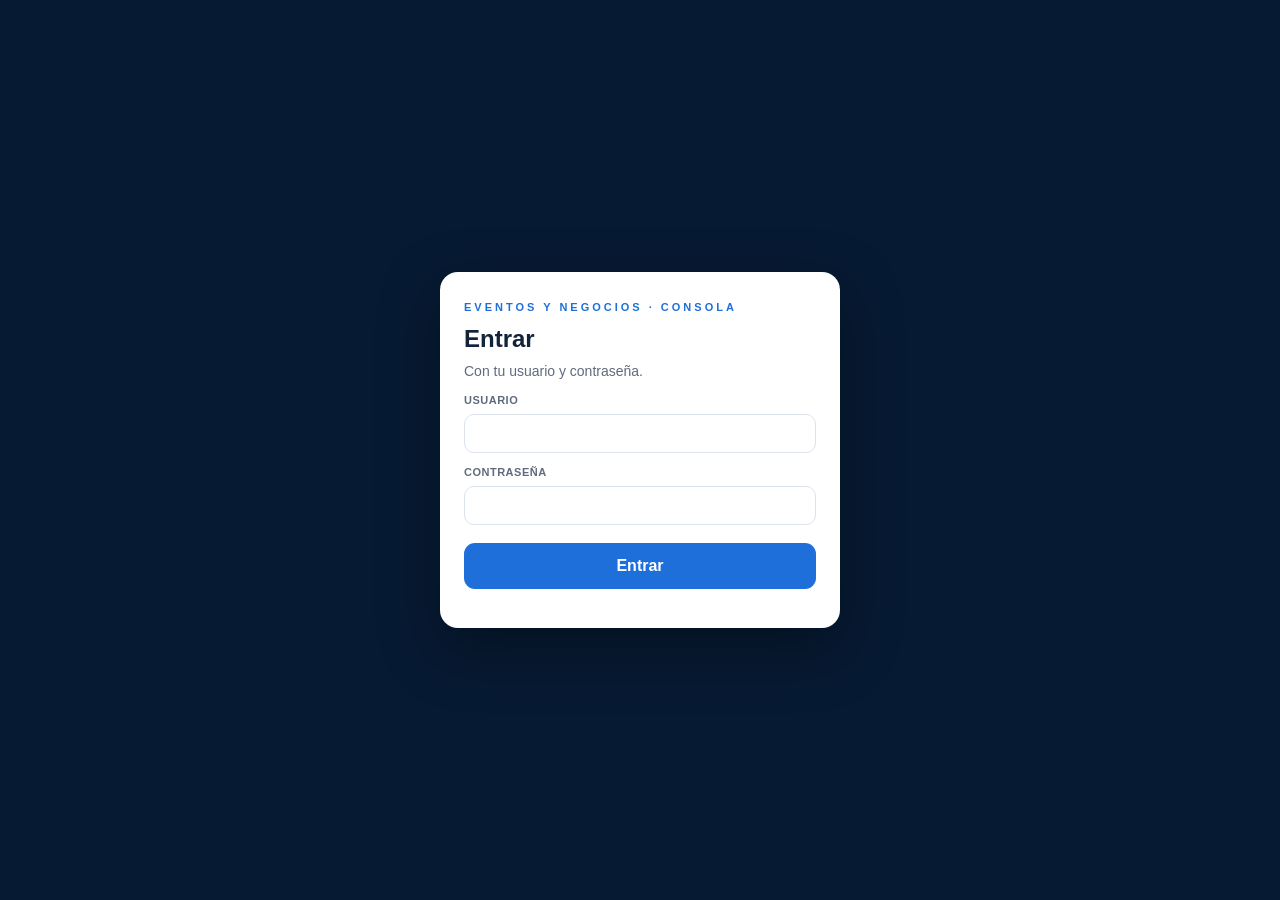
<file: consola.html>
<!DOCTYPE html>
<html lang="es">
<head>
<meta charset="utf-8">
<meta name="viewport" content="width=device-width, initial-scale=1, viewport-fit=cover">
<title>Consola · Eventos y Negocios</title>
<meta name="theme-color" content="#071A33">
<meta name="robots" content="noindex, nofollow">
<meta name="referrer" content="no-referrer">
<meta name="apple-mobile-web-app-capable" content="yes">
<meta name="apple-mobile-web-app-title" content="Consola EyN">
<link rel="icon" href="favicon.ico" sizes="any">
<link rel="icon" type="image/png" sizes="32x32" href="assets/favicon-32.png">
<link rel="apple-touch-icon" href="assets/apple-touch-icon.png">
<link rel="stylesheet" href="estilos.css?v=1.20.0">
<style>
  :root { --lado: 236px; --ok: #11663A; --okF: #D6F0DD; --azF: #DCE8F7; --az: #1F4E8C; --nar: #8A3A00; --narF: #FFE3C7; }
  body { background: var(--fondo); }
  /* ── login ── */
  #vLogin { min-height: 100vh; min-height: 100dvh; display: flex; align-items: center; justify-content: center; padding: 20px; background: var(--marca); }
  .loginCaja { width: 100%; max-width: 400px; background: #fff; border-radius: 18px; padding: 28px 24px; box-shadow: 0 20px 60px rgba(0,0,0,.35); }
  .loginCaja .k { font-size: 11px; letter-spacing: 3px; font-weight: 800; color: var(--acento); }
  .loginCaja h1 { margin: 6px 0 4px; font-size: 24px; }
  .loginCaja p { color: var(--gris); font-size: 14px; margin: 0 0 6px; }
  .b { border: 0; border-radius: 11px; padding: 11px 16px; font-weight: 800; font-size: 14px; font-family: inherit; cursor: pointer; display: inline-flex; align-items: center; justify-content: center; gap: 6px; text-decoration: none; white-space: nowrap; }
  .b:disabled { opacity: .5; cursor: default; }
  .b.pri { background: var(--acento); color: #fff; } .b.pri:hover { background: var(--acentoOsc); }
  .b.ok { background: var(--ok); color: #fff; } .b.wa { background: #25D366; color: #fff; }
  .b.sec { background: #fff; color: var(--texto); border: 1.5px solid var(--borde); } .b.sec:hover { border-color: var(--acento); color: var(--acento); }
  .b.mal { background: #fff; color: var(--rojo); border: 1.5px solid #F1B5AF; } .b.mal:hover { background: var(--rojoF); }
  .b.chico { padding: 7px 11px; font-size: 13px; border-radius: 9px; }
  .b.ancho { width: 100%; padding: 14px; font-size: 16px; margin-top: 18px; }
  .err { color: var(--rojo); font-weight: 700; font-size: 14px; margin-top: 10px; min-height: 1px; }
  /* ── estructura ── */
  #vApp { min-height: 100vh; }
  .lado { position: fixed; top: 0; bottom: 0; left: 0; width: var(--lado); background: var(--marca); color: #fff; display: flex; flex-direction: column; z-index: 20; overflow-y: auto; }
  .lado .marcaT { padding: 20px 18px 14px; } .lado .marcaT b { display: block; font-size: 16px; } .lado .marcaT small { opacity: .65; font-size: 12px; }
  .lado nav { flex: 1; padding: 6px 10px; }
  .lado nav button { width: 100%; display: flex; align-items: center; gap: 10px; background: none; border: 0; color: rgba(255,255,255,.78); font-family: inherit; font-size: 14px; font-weight: 600; padding: 10px 10px; border-radius: 9px; cursor: pointer; text-align: left; }
  .lado nav button:hover { background: rgba(255,255,255,.07); color: #fff; }
  .lado nav button.on { background: rgba(255,255,255,.13); color: #fff; }
  .lado nav button .i { width: 22px; text-align: center; font-size: 16px; }
  .lado nav button .n { margin-left: auto; background: #F0B429; color: #3A2A00; font-size: 11px; font-weight: 800; border-radius: 10px; padding: 1px 7px; }
  .lado nav .grupo { font-size: 10px; letter-spacing: 2px; font-weight: 800; opacity: .45; padding: 14px 10px 4px; }
  .lado .yo { padding: 14px 18px; border-top: 1px solid rgba(255,255,255,.1); font-size: 13px; } .lado .yo b { display: block; }
  .lado .yo button { background: none; border: 0; color: #9FC3F0; font-family: inherit; font-size: 13px; padding: 0; margin-top: 4px; cursor: pointer; margin-right: 12px; }
  main { margin-left: var(--lado); padding: 26px 30px 60px; max-width: 1240px; }
  .topM { display: none; }
  .cab { display: flex; align-items: center; gap: 12px; flex-wrap: wrap; margin-bottom: 18px; }
  .cab h2 { margin: 0; font-size: 24px; flex: 1; min-width: 200px; }
  .cab .sub { color: var(--gris); font-size: 13px; width: 100%; margin-top: -6px; }
  .bannerP { background: var(--amarillo); color: var(--amarilloT); font-weight: 700; font-size: 13px; padding: 8px 14px; border-radius: 10px; margin-bottom: 14px; }
  @media (max-width: 900px) {
    .lado { transform: translateX(-100%); transition: transform .2s; width: 270px; box-shadow: 10px 0 40px rgba(0,0,0,.3); }
    body.menu .lado { transform: none; }
    body.menu::after { content: ''; position: fixed; inset: 0; background: rgba(0,0,0,.35); z-index: 15; }
    main { margin-left: 0; padding: 16px 14px 60px; }
    .topM { display: flex; align-items: center; gap: 10px; background: var(--marca); color: #fff; padding: 10px 14px; padding-top: calc(10px + env(safe-area-inset-top)); position: sticky; top: 0; z-index: 10; }
    .topM button { background: rgba(255,255,255,.12); color: #fff; border: 0; border-radius: 9px; font-size: 20px; width: 40px; height: 38px; cursor: pointer; }
    .topM b { flex: 1; font-size: 15px; }
    .cab h2 { font-size: 21px; }
  }
  /* ── piezas ── */
  .tarj { background: #fff; border: 1px solid var(--borde); border-radius: var(--radio); padding: 18px; box-shadow: 0 2px 10px rgba(7,26,51,.04); }
  .tarj + .tarj, .grilla + .tarj, .tarj + .grilla { margin-top: 14px; }
  .tarj h3 { margin: 0 0 10px; font-size: 16px; }
  .grilla { display: grid; gap: 12px; grid-template-columns: repeat(auto-fill, minmax(180px, 1fr)); }
  .kpi { background: #fff; border: 1px solid var(--borde); border-radius: var(--radio); padding: 14px 16px; }
  .kpi small { display: block; color: var(--gris); font-size: 11px; font-weight: 800; letter-spacing: .5px; text-transform: uppercase; }
  .kpi b { display: block; font-size: 26px; line-height: 1.2; margin-top: 3px; }
  .kpi span { font-size: 12px; color: var(--suave); }
  .kpi.alerta { background: #FFF8EF; border-color: #F5C58B; cursor: pointer; } .kpi.link { cursor: pointer; } .kpi.link:hover, .kpi.alerta:hover { border-color: var(--acento); }
  .fila { display: flex; gap: 10px; align-items: center; flex-wrap: wrap; }
  .fila > .crece { flex: 1; min-width: 180px; }
  .campo2 { width: 100%; font-size: 15px; padding: 10px 12px; border: 1.5px solid var(--borde); border-radius: 10px; background: #fff; color: var(--texto); font-family: inherit; }
  .campo2:focus { outline: none; border-color: var(--acento); box-shadow: 0 0 0 3px rgba(30,111,217,.15); }
  textarea.campo2 { min-height: 80px; resize: vertical; }
  label.et2 { display: block; font-size: 11px; font-weight: 800; color: var(--gris); margin: 12px 0 5px; text-transform: uppercase; letter-spacing: .5px; }
  .form { display: grid; gap: 0 14px; grid-template-columns: repeat(auto-fill, minmax(220px, 1fr)); }
  .form .ancho { grid-column: 1 / -1; }
  .chk2 { display: inline-flex; align-items: center; gap: 8px; font-size: 14px; font-weight: 600; cursor: pointer; margin-top: 12px; user-select: none; }
  .chk2 input { width: 18px; height: 18px; accent-color: var(--acento); }
  .tabla { width: 100%; border-collapse: collapse; font-size: 14px; }
  .tabla th { text-align: left; font-size: 11px; color: var(--gris); text-transform: uppercase; letter-spacing: .4px; padding: 9px 10px; background: #F6F8FB; border-bottom: 1px solid var(--borde); white-space: nowrap; position: sticky; top: 0; }
  .tabla td { padding: 10px; border-bottom: 1px solid #EEF2F6; vertical-align: top; }
  .tabla tr.click { cursor: pointer; } .tabla tr.click:hover td { background: #F5F9FF; }
  .tabla td small { display: block; color: var(--suave); font-size: 12px; }
  .tabla .num { text-align: right; white-space: nowrap; }
  .scroll { overflow-x: auto; border: 1px solid var(--borde); border-radius: var(--radio); background: #fff; max-height: 70vh; overflow-y: auto; }
  .chip { display: inline-block; font-size: 12px; font-weight: 700; padding: 2px 9px; border-radius: 12px; background: #ECEFF3; color: #4A5567; white-space: nowrap; }
  .chip.ok { background: var(--okF); color: var(--ok); } .chip.mal { background: var(--rojoF); color: var(--rojo); } .chip.az { background: var(--azF); color: var(--az); } .chip.am { background: var(--amarillo); color: var(--amarilloT); } .chip.nar { background: var(--narF); color: var(--nar); }
  .vacio { text-align: center; color: var(--suave); padding: 34px 10px; }
  .cont { font-size: 13px; color: var(--gris); margin: 8px 2px; }
  .sw { position: relative; display: inline-block; width: 46px; height: 26px; flex: none; } .sw input { opacity: 0; width: 0; height: 0; }
  .sw span { position: absolute; inset: 0; background: #C8D1DC; border-radius: 26px; transition: .15s; cursor: pointer; }
  .sw span::before { content: ''; position: absolute; width: 20px; height: 20px; left: 3px; top: 3px; background: #fff; border-radius: 50%; transition: .15s; box-shadow: 0 1px 3px rgba(0,0,0,.2); }
  .sw input:checked + span { background: var(--ok); } .sw input:checked + span::before { transform: translateX(20px); }
  .sw.rojo input:checked + span { background: var(--rojo); }
  .interr { display: flex; align-items: center; gap: 12px; padding: 12px 0; border-bottom: 1px solid #EEF2F6; } .interr:last-child { border-bottom: 0; }
  .interr .t { flex: 1; } .interr .t b { display: block; font-size: 15px; } .interr .t small { color: var(--gris); font-size: 13px; }
  .socio { border: 1px solid var(--borde); border-radius: 12px; padding: 14px; margin-top: 10px; background: #fff; }
  .socio .emp { font-weight: 800; font-size: 17px; } .socio .l { font-size: 14px; color: #3B4A60; margin-top: 4px; }
  .socio.dev { background: #FFF8EF; border-color: #F5C58B; }
  .acc { display: flex; gap: 8px; flex-wrap: wrap; margin-top: 12px; }
  .seg { display: inline-flex; background: #E6EBF2; border-radius: 10px; padding: 3px; gap: 2px; flex-wrap: wrap; }
  .seg button { border: 0; background: none; padding: 7px 12px; border-radius: 8px; font-family: inherit; font-weight: 700; font-size: 13px; color: var(--gris); cursor: pointer; }
  .seg button.on { background: #fff; color: var(--texto); box-shadow: 0 1px 3px rgba(0,0,0,.08); }
  .tipoT .cabT { display: flex; align-items: center; gap: 10px; flex-wrap: wrap; }
  .tipoT .cabT b { font-size: 17px; flex: 1; }
  /* v1.17 · Tickets y grupos */
  .gGrupo { border-top: 1px solid var(--borde); padding: 10px 0 6px; } .gGrupo:first-of-type { border-top: 0; }
  .gFila { display: flex; gap: 12px; align-items: flex-start; justify-content: space-between; flex-wrap: wrap; padding: 6px 0; }
  .gFila.hijo { margin-left: 18px; padding-left: 12px; border-left: 3px solid #E8C766; }
  .gInfo { flex: 1; min-width: 240px; } .gInfo .nums small { color: var(--gris); }
  .gChips { display: flex; gap: 6px; flex-wrap: wrap; margin-top: 6px; }
  .gAcc { display: flex; gap: 6px; flex-wrap: wrap; align-items: center; }
  .gMas { margin: 4px 0 0 30px; }
  details.gFam > summary { cursor: pointer; padding: 6px 0; font-size: 15px; } details.gFam > summary b { font-size: 16px; } details.gFam[open] > summary { margin-bottom: 4px; }
  details.tarj summary { cursor: pointer; }
  .benefB { margin-top: 14px; padding: 12px 14px; border: 1px dashed #D9B44A; border-radius: 12px; background: #FFFBEA; }
  .tipoT.conCod .benefB { border-style: solid; }
  .benefT { font-weight: 800; color: #7A5200; margin-bottom: 4px; } .benefT small { display: block; font-weight: 500; color: var(--gris); font-size: 12px; margin-top: 2px; }
  .benefB .comp { margin-top: 10px; padding-top: 10px; border-top: 1px solid #F0E2B0; }
  .benefB .lnk { font-family: monospace; font-size: 13px; word-break: break-all; background: #fff; border: 1px solid var(--borde); border-radius: 8px; padding: 8px 10px; margin-top: 4px; }
  .stats { display: flex; gap: 16px; flex-wrap: wrap; font-size: 13px; color: var(--gris); margin-top: 6px; } .stats b { color: var(--texto); }
  .gran { display: grid; gap: 12px; grid-template-columns: repeat(auto-fill, minmax(260px, 1fr)); }
  .accion { background: #fff; border: 1.5px solid var(--borde); border-radius: 16px; padding: 22px 18px; cursor: pointer; text-align: left; font-family: inherit; color: var(--texto); }
  .accion:hover { border-color: var(--acento); box-shadow: 0 6px 20px rgba(30,111,217,.12); }
  .accion .i { font-size: 32px; } .accion b { display: block; font-size: 18px; margin-top: 8px; } .accion small { color: var(--gris); font-size: 13px; }
  .diag div { padding: 8px 0; border-bottom: 1px solid #EEF2F6; font-size: 14px; }
  /* ── ventana de detalle ── */
  #modal { position: fixed; inset: 0; z-index: 50; background: rgba(7,26,51,.45); display: flex; align-items: flex-start; justify-content: center; padding: 40px 16px; overflow-y: auto; }
  #modal .caja { background: #fff; border-radius: 18px; width: 100%; max-width: 760px; padding: 22px; box-shadow: 0 30px 80px rgba(0,0,0,.35); position: relative; }
  #modal .cerrar { position: absolute; right: 14px; top: 12px; background: #EEF2F7; border: 0; width: 36px; height: 36px; border-radius: 50%; font-size: 18px; cursor: pointer; }
  #modal h3 { margin: 0 40px 2px 0; font-size: 21px; }
  #modal .meta { color: var(--gris); font-size: 13px; }
  .bloque { margin-top: 16px; padding-top: 14px; border-top: 1px solid var(--borde); }
  .bloque h4 { margin: 0 0 6px; font-size: 12px; letter-spacing: 1px; text-transform: uppercase; color: var(--acento); }
  .datos { display: grid; grid-template-columns: repeat(auto-fill, minmax(200px, 1fr)); gap: 8px 16px; font-size: 14px; }
  .datos div small { display: block; color: var(--suave); font-size: 11px; text-transform: uppercase; font-weight: 700; letter-spacing: .4px; }
  @media (max-width: 600px) { #modal { padding: 0; } #modal .caja { border-radius: 0; min-height: 100vh; } }
  #toast { position: fixed; left: 50%; transform: translateX(-50%); bottom: 24px; background: #13233A; color: #fff; border-radius: 12px; padding: 12px 18px; font-weight: 700; z-index: 60; box-shadow: 0 10px 30px rgba(0,0,0,.3); max-width: calc(100% - 32px); font-size: 14px; }
  #toast.err { background: var(--rojo); }
  .cargandoV { padding: 40px; text-align: center; color: var(--suave); }
  /* v1.20 · Pantallas */
  .vBtns { display: flex; flex-wrap: wrap; gap: 6px; margin-top: 10px; }
  .gPant { display: grid; grid-template-columns: repeat(auto-fill, minmax(420px, 1fr)); gap: 14px; margin-top: 14px; }
  .gPant .tarj { margin-top: 0 !important; }
  .pPrev { position: relative; overflow: hidden; border-radius: 10px; margin-top: 10px; background: #071A33; }
  .pPrev iframe { position: absolute; left: 0; top: 0; border: 0; transform-origin: 0 0; pointer-events: none; }
  .pPrev.banner { width: 160px; margin-left: auto; margin-right: auto; }
  @media (max-width: 560px) { .gPant { grid-template-columns: 1fr; } }
</style>
</head>
<body>
<section id="vLogin">
  <div class="loginCaja">
    <div class="k">EVENTOS Y NEGOCIOS · CONSOLA</div>
    <div id="lForm">
      <h1>Entrar</h1>
      <p>Con tu usuario y contraseña.</p>
      <label class="et2" for="lUsu">Usuario</label><input class="campo2" id="lUsu" autocomplete="username" autocapitalize="none" spellcheck="false">
      <label class="et2" for="lClave">Contraseña</label><input class="campo2" id="lClave" type="password" autocomplete="current-password">
      <button class="b pri ancho" id="lEntrar">Entrar</button>
    </div>
    <div id="lAlta" class="oculto">
      <h1>Crear el primer usuario</h1>
      <p>La consola todavía no tiene usuarios. Para crear el tuyo (admin) poné la <b>clave del panel del celular</b>.</p>
      <label class="et2" for="aMaestra">Clave del panel del celular</label><input class="campo2" id="aMaestra" type="password" autocomplete="off">
      <label class="et2" for="aNombre">Tu nombre</label><input class="campo2" id="aNombre" placeholder="Ej: Gero">
      <label class="et2" for="aUsu">Usuario (sin espacios)</label><input class="campo2" id="aUsu" autocapitalize="none" placeholder="Ej: gero">
      <label class="et2" for="aMail">Tu mail (para pruebas de mails)</label><input class="campo2" id="aMail" type="email">
      <label class="et2" for="aClave">Contraseña (8+ con letras y números)</label><input class="campo2" id="aClave" type="password" autocomplete="new-password">
      <button class="b pri ancho" id="aCrear">Crear y entrar</button>
    </div>
    <div class="err" id="lErr"></div>
  </div>
</section>

<section id="vApp" class="oculto">
  <aside class="lado">
    <div class="marcaT"><b id="hEvento">Eventos y Negocios</b><small>Consola</small></div>
    <nav id="nav"></nav>
    <div class="yo"><b id="hYo"></b><span id="hRol" style="opacity:.6"></span><br><button id="bCuenta">Mi contraseña</button><button id="bSalir">Salir</button></div>
  </aside>
  <div class="topM"><button id="bMenu" aria-label="Menú">☰</button><b id="hTit">Consola</b></div>
  <main id="main"></main>
</section>

<div id="modal" class="oculto"><div class="caja"><button class="cerrar" id="mCerrar" aria-label="Cerrar">✕</button><div id="mCont"></div></div></div>
<div id="toast" class="oculto"></div>

<script src="config.js?v=1.20.0"></script>
<script src="comun.js?v=1.20.0"></script>
<script src="consola.js?v=1.20.9"></script>
</body>
</html>
</file>
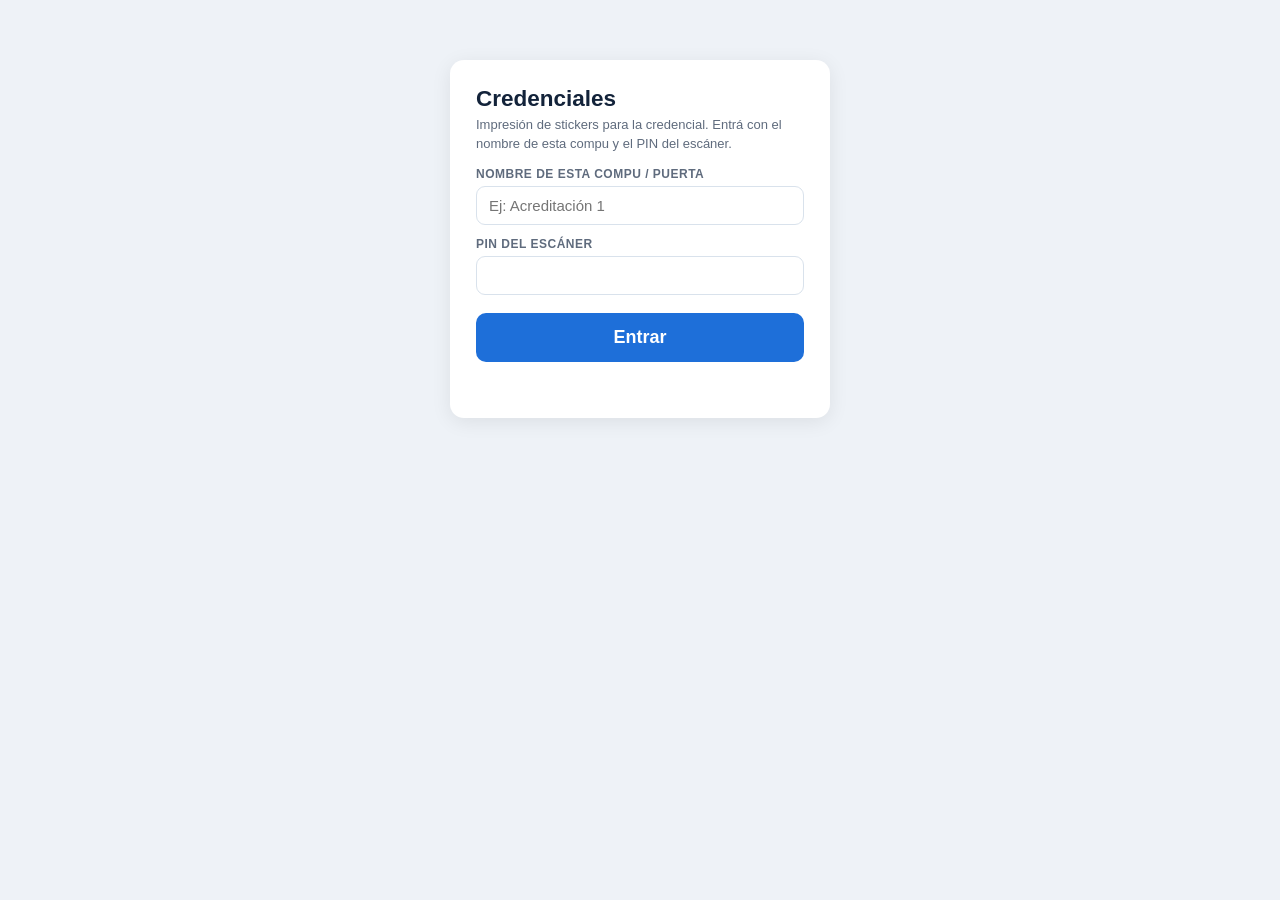
<file: credenciales.html>
<!doctype html>
<html lang="es">
<head>
<meta charset="utf-8">
<meta name="viewport" content="width=device-width, initial-scale=1">
<title>Credenciales · Eventos y Negocios</title>
<meta name="robots" content="noindex">
<meta name="theme-color" content="#0D2846">
<link rel="icon" href="favicon.ico">
<link rel="preconnect" href="https://fonts.googleapis.com">
<link rel="preconnect" href="https://fonts.gstatic.com" crossorigin>
<link rel="stylesheet" href="https://fonts.googleapis.com/css2?family=Barlow+Condensed:wght@500;600;700;800&display=swap">
<style>
  :root { --noche: #0D2846; --azul: #1E6FD9; --crema: #F8F0C8; --fondo: #EEF2F7; --tx: #13233A; --gris: #5F6B7D; --borde: #D9E2EC; --ok: #11663A; --okF: #D6F0DD; --mal: #B42318; --malF: #FBE0E0; --av: #8A5A00; --avF: #FFF1C2; }
  * { box-sizing: border-box; }
  html, body { margin: 0; background: var(--fondo); color: var(--tx); font-family: -apple-system, "Segoe UI", Roboto, Arial, sans-serif; font-size: 15px; }
  .oculto { display: none !important; }
  button, input, select { font: inherit; }
  .b { border: 0; border-radius: 10px; padding: 11px 16px; font-weight: 700; cursor: pointer; background: var(--azul); color: #fff; }
  .b:disabled { opacity: .5; cursor: default; }
  .b.sec { background: #fff; color: var(--azul); border: 1.5px solid var(--azul); }
  .b.grande { font-size: 18px; padding: 14px 22px; }
  .b.verde { background: var(--ok); }
  .campo { width: 100%; padding: 10px 12px; border: 1.5px solid var(--borde); border-radius: 9px; background: #fff; }
  .campo:focus { outline: 2px solid var(--azul); border-color: var(--azul); }
  label.et { display: block; font-size: 12px; font-weight: 700; color: var(--gris); margin: 12px 0 5px; text-transform: uppercase; letter-spacing: .5px; }
  header { background: var(--noche); color: #fff; padding: 12px 20px; display: flex; align-items: center; gap: 16px; flex-wrap: wrap; }
  header h1 { margin: 0; font-size: 18px; }
  header .sub { color: #BEE1FA; font-size: 13px; }
  header .der { margin-left: auto; display: flex; gap: 10px; align-items: center; flex-wrap: wrap; }
  .pill { font-size: 12px; font-weight: 700; padding: 5px 10px; border-radius: 20px; background: rgba(255,255,255,.12); color: #fff; }
  .pill.ok { background: #1E9E57; } .pill.mal { background: #B42318; } .pill.av { background: #B7791F; }
  nav { display: flex; gap: 6px; padding: 10px 20px 0; flex-wrap: wrap; }
  nav button { border: 0; background: transparent; padding: 10px 16px; border-radius: 10px 10px 0 0; font-weight: 700; color: var(--gris); cursor: pointer; }
  nav button.on { background: #fff; color: var(--noche); }
  main { padding: 0 20px 40px; }
  .hoja { background: #fff; border-radius: 0 12px 12px 12px; padding: 20px; box-shadow: 0 1px 4px rgba(0,0,0,.05); }
  .fila { display: flex; gap: 24px; flex-wrap: wrap; align-items: flex-start; }
  .col { flex: 1 1 340px; min-width: 0; }
  .lector { font-size: 22px; padding: 16px 18px; font-weight: 700; }
  .ayuda { font-size: 13px; color: var(--gris); margin-top: 6px; line-height: 1.45; }
  .res { border: 1px solid var(--borde); border-radius: 10px; padding: 10px 12px; margin-top: 8px; display: flex; justify-content: space-between; gap: 10px; align-items: center; cursor: pointer; background: #fff; width: 100%; text-align: left; }
  .res:hover { border-color: var(--azul); background: #F5F9FF; }
  .res small { color: var(--gris); }
  .chip { display: inline-block; font-size: 12px; font-weight: 700; padding: 3px 9px; border-radius: 12px; background: #ECECEC; color: #555; white-space: nowrap; }
  .chip.ok { background: var(--okF); color: var(--ok); } .chip.mal { background: var(--malF); color: var(--mal); } .chip.av { background: var(--avF); color: var(--av); } .chip.az { background: #DCE8F7; color: #1F4E8C; }
  .netQ { display: flex; align-items: center; gap: 8px; flex-wrap: wrap; margin-top: 12px; background: #E6F5EF; border-radius: 10px; padding: 10px 12px; font-weight: 700; color: #0E5C49; }
  .netQ span { flex: 1; min-width: 200px; } .netQ button { border: 1.5px solid #0E7C66; background: #fff; color: #0E7C66; border-radius: 9px; padding: 7px 16px; font-weight: 800; font-family: inherit; cursor: pointer; } .netQ button.on { background: #0E7C66; color: #fff; }
  .aviso { border-radius: 10px; padding: 10px 14px; margin: 12px 0 0; font-weight: 700; }
  .aviso.mal { background: var(--malF); color: var(--mal); } .aviso.av { background: var(--avF); color: var(--av); } .aviso.ok { background: var(--okF); color: var(--ok); } .aviso.info { background: #DCE8F7; color: #1F4E8C; }
  .preview { background: #E9EEF5; border-radius: 12px; padding: 18px; display: flex; flex-direction: column; align-items: center; gap: 8px; }
  .preview canvas { width: 100%; max-width: 480px; height: auto; background: #fff; box-shadow: 0 4px 14px rgba(0,0,0,.18); border-radius: 4px; }
  .dos { display: grid; grid-template-columns: 1fr 1fr; gap: 0 14px; }
  .acc { display: flex; gap: 10px; flex-wrap: wrap; margin-top: 18px; align-items: center; }
  .chk { display: flex; gap: 8px; align-items: center; font-size: 14px; margin-top: 14px; }
  .chk input { width: 18px; height: 18px; }
  table { width: 100%; border-collapse: collapse; font-size: 14px; }
  th, td { text-align: left; padding: 8px 10px; border-bottom: 1px solid #EDF1F5; vertical-align: top; }
  th { font-size: 12px; color: var(--gris); text-transform: uppercase; letter-spacing: .4px; position: sticky; top: 0; background: #fff; }
  tr.click { cursor: pointer; } tr.click:hover td { background: #F5F9FF; }
  .tabla { max-height: 60vh; overflow: auto; border: 1px solid var(--borde); border-radius: 10px; margin-top: 12px; }
  .barra { display: flex; gap: 10px; flex-wrap: wrap; align-items: center; }
  .barra .campo { width: auto; }
  .progreso { height: 10px; background: #E3EAF2; border-radius: 6px; overflow: hidden; margin-top: 10px; }
  .progreso div { height: 100%; width: 0; background: var(--ok); transition: width .2s; }
  .toast { position: fixed; left: 50%; bottom: 24px; transform: translateX(-50%); background: var(--noche); color: #fff; padding: 12px 18px; border-radius: 10px; font-weight: 700; z-index: 50; max-width: 90vw; box-shadow: 0 8px 24px rgba(0,0,0,.25); }
  .toast.err { background: var(--mal); }
  .login { max-width: 380px; margin: 60px auto; background: #fff; border-radius: 14px; padding: 26px; box-shadow: 0 4px 20px rgba(0,0,0,.08); }
  .login h2 { margin: 0 0 4px; }
  .err { color: var(--mal); font-weight: 700; margin-top: 10px; min-height: 20px; }
  .kv { font-size: 14px; line-height: 1.6; }
  .kv b { display: inline-block; min-width: 140px; color: var(--gris); font-weight: 600; }
  @media (max-width: 640px) { .dos { grid-template-columns: 1fr; } header .der { margin-left: 0; } }
</style>
</head>
<body>

<div id="vLogin" class="login oculto">
  <h2>Credenciales</h2>
  <p class="ayuda" style="margin-top: 0">Impresión de stickers para la credencial. Entrá con el nombre de esta compu y el PIN del escáner.</p>
  <label class="et" for="lPuerta">Nombre de esta compu / puerta</label>
  <input class="campo" id="lPuerta" maxlength="30" placeholder="Ej: Acreditación 1" autocomplete="off">
  <label class="et" for="lPin">PIN del escáner</label>
  <input class="campo" id="lPin" type="password" inputmode="numeric" maxlength="8" autocomplete="off">
  <div class="acc"><button class="b grande" id="lEntrar" style="width: 100%">Entrar</button></div>
  <div class="err" id="lErr"></div>
</div>

<div id="vApp" class="oculto">
  <header>
    <div><h1 id="hEvento">Credenciales</h1><div class="sub" id="hPuerta"></div></div>
    <div class="der">
      <span class="pill" id="hImpresora">Impresora: buscando…</span>
      <span class="pill" id="hCuenta"></span>
      <a class="b sec oculto" id="hConsola" href="consola.html#tickets" style="padding: 6px 12px; text-decoration: none">← Consola</a>
      <button class="b sec" id="hRecargar" style="padding: 6px 12px">↻ Actualizar</button>
      <button class="b sec" id="hSalir" style="padding: 6px 12px">Salir</button>
    </div>
  </header>
  <nav>
    <button data-v="Puerta" class="on">🚪 Puerta</button>
    <button data-v="Tanda">📋 Tanda previa</button>
    <button data-v="Impresora">🖨️ Impresora</button>
  </nav>
  <main>
    <!-- PUERTA -->
    <section id="vPuerta" class="hoja">
      <div class="fila">
        <div class="col">
          <label class="et" for="pLector">Escaneá el QR del ticket o escribí el nombre</label>
          <input class="campo lector" id="pLector" autocomplete="off" placeholder="Pasá el QR por el lector…" autofocus>
          <div class="ayuda">El lector escribe el código y aprieta Enter solo. También podés buscar por nombre, DNI o empresa.</div>
          <button class="b sec" id="pManual" style="margin-top: 10px">✏️ Sticker manual (sin ticket)</button>
          <div id="pResultados"></div>
          <div id="pEditor"></div>
        </div>
        <div class="col" style="flex-basis: 420px">
          <div class="preview">
            <canvas id="pCanvas" width="640" height="400" aria-label="Vista previa del sticker"></canvas>
            <div class="ayuda" id="pTam">Vista previa · 80 × 50 mm · así sale en la Zebra</div>
          </div>
        </div>
      </div>
    </section>

    <!-- TANDA -->
    <section id="vTanda" class="hoja oculto">
      <div class="barra">
        <input class="campo" id="tBuscar" placeholder="Buscar…" style="flex: 1 1 200px">
        <select class="campo" id="tFiltro">
          <option value="sin">Sin sticker impreso</option>
          <option value="todos">Todos</option>
          <option value="rol">Solo con rol (speakers, producción…)</option>
          <option value="incompletos">Sin empresa o rubro</option>
        </select>
        <select class="campo" id="tTipo"><option value="">Todos los tickets y grupos</option></select>
        <select class="campo" id="tSocio">
          <option value="">Socios y no socios</option>
          <option value="socios">Solo socios / equipo (socios con punto)</option>
          <option value="nosocios">Solo no socios (sin punto)</option>
        </select>
        <select class="campo" id="tOrden">
          <option value="apellido">Ordenar por apellido</option>
          <option value="nombre">Ordenar por nombre</option>
        </select>
        <label class="chk" style="margin: 0"><input type="checkbox" id="tTodos"> Elegir todos</label>
        <button class="b verde" id="tImprimir" disabled>🖨️ Imprimir seleccionados</button>
      </div>
      <div class="ayuda" id="tResumen"></div>
      <div id="tProg" class="oculto">
        <div class="progreso"><div id="tBarra"></div></div>
        <div class="acc" style="margin-top: 8px"><span id="tEstado" style="font-weight: 700"></span><button class="b sec" id="tCancelar">Detener</button></div>
      </div>
      <div class="tabla"><table><thead><tr><th></th><th>Nombre</th><th>Empresa</th><th>Rubro</th><th>Rol</th><th>Sticker</th></tr></thead><tbody id="tLista"></tbody></table></div>
      <div class="ayuda">Tocá una fila para editar los datos y ver el sticker. La tanda previa no marca el ingreso: eso pasa cuando la persona llega y se escanea en la puerta.</div>
    </section>

    <!-- IMPRESORA -->
    <section id="vImpresora" class="hoja oculto">
      <div class="fila">
        <div class="col">
          <label class="et" for="iModo">Cómo imprimir</label>
          <select class="campo" id="iModo">
            <option value="zebra">Zebra directo (Zebra Browser Print) · recomendado</option>
            <option value="dialogo">Cuadro de impresión de la Mac</option>
          </select>
          <div id="iEstado" class="aviso info">Buscando la Zebra…</div>
          <div class="acc">
            <button class="b sec" id="iBuscar">🔎 Buscar impresora</button>
            <button class="b" id="iPrueba">Imprimir sticker de prueba</button>
            <button class="b sec" id="iCalibrar">Calibrar etiquetas</button>
          </div>
          <label class="chk"><input type="checkbox" id="iQr"> QR personal en el sticker (abre la agenda con "¡Hola, Nombre!")</label>
          <label class="chk"><input type="checkbox" id="iRibbon"> Imprime con ribbon (transferencia térmica)</label>
          <div class="dos">
            <div><label class="et" for="iOscuro">Oscuridad (−10 a 10)</label><input class="campo" id="iOscuro" type="number" min="-10" max="10" step="1"></div>
            <div><label class="et" for="iDx">Correr a la derecha (mm)</label><input class="campo" id="iDx" type="number" min="-5" max="5" step="0.5"></div>
            <div><label class="et" for="iDy">Correr para abajo (mm)</label><input class="campo" id="iDy" type="number" min="-5" max="5" step="0.5"></div>
          </div>
        </div>
        <div class="col">
          <div class="kv">
            <h3 style="margin-top: 0">Antes de imprimir</h3>
            <ol class="ayuda" style="font-size: 14px; line-height: 1.6; padding-left: 18px">
              <li>Zebra prendida y conectada por USB a esta Mac.</li>
              <li>Programa <b style="min-width: 0; color: inherit">Zebra Browser Print</b> instalado y abierto (ícono en la barra de arriba).</li>
              <li>Usar <b style="min-width: 0; color: inherit">Google Chrome</b>. Si Chrome pregunta por acceso a dispositivos de la red local, tocá <b style="min-width: 0; color: inherit">Permitir</b>.</li>
              <li>Rollo de 80 × 50 y ribbon cargados. La primera vez: <b style="min-width: 0; color: inherit">Calibrar etiquetas</b>.</li>
              <li>Imprimí un sticker de prueba y ajustá oscuridad o corrimiento si hace falta.</li>
            </ol>
          </div>
        </div>
      </div>
    </section>
  </main>
</div>

<div id="toast" class="toast oculto" role="status"></div>

<script src="config.js?v=1.11.0"></script>
<script src="comun.js?v=1.11.0"></script>
<script src="lib/qrcode.js?v=1.11.0"></script>
<script src="credenciales.js?v=1.20.0"></script>
</body>
</html>
</file>
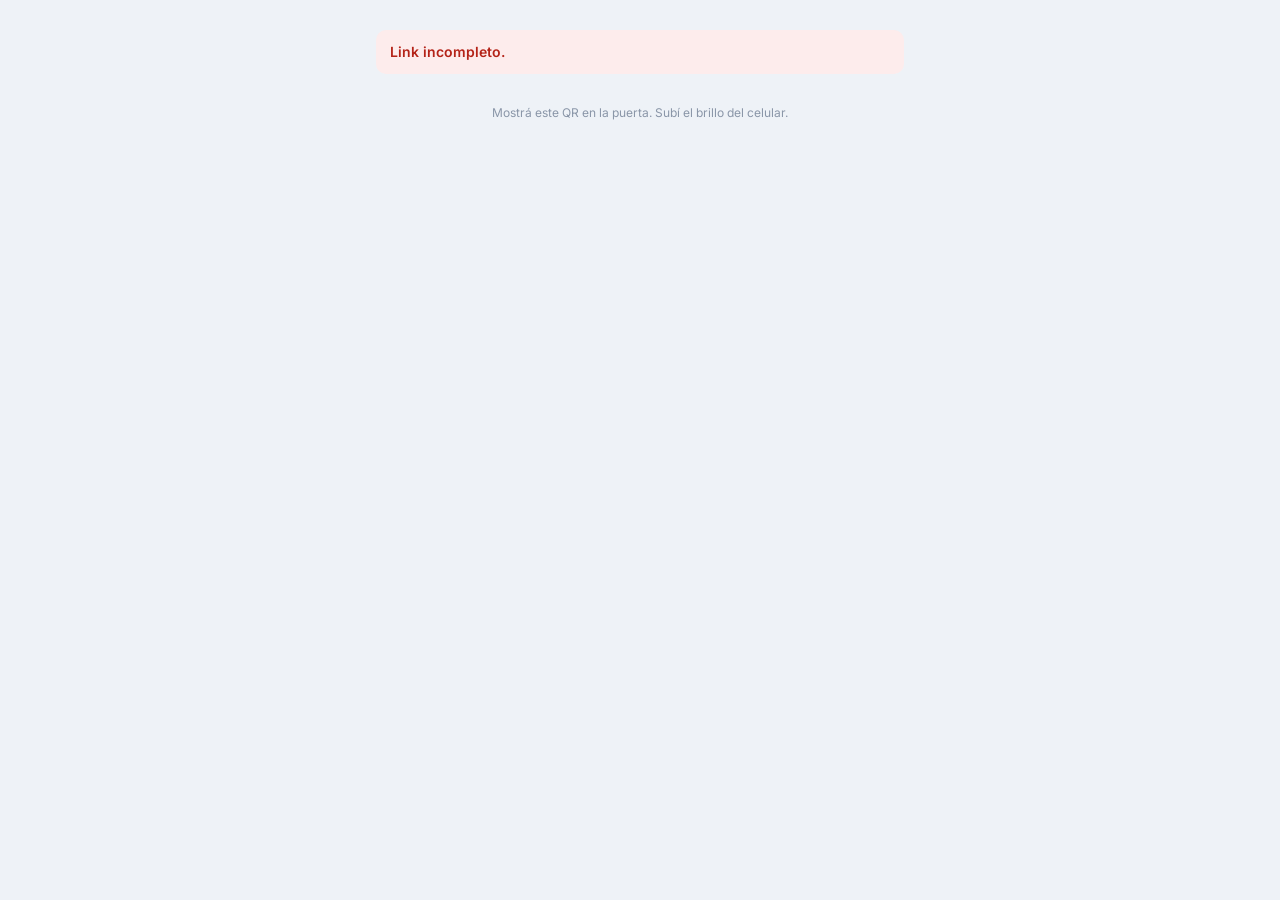
<file: entrada.html>
<!DOCTYPE html>
<html lang="es">
<head>
<meta charset="utf-8">
<meta name="viewport" content="width=device-width, initial-scale=1, viewport-fit=cover">
<title>Ticket</title>
<meta name="theme-color" content="#071A33">
<meta name="robots" content="noindex">
<link rel="preconnect" href="https://fonts.googleapis.com">
<link href="https://fonts.googleapis.com/css2?family=Inter:wght@400;500;600;700;800&family=Montserrat:wght@700;800&display=swap" rel="stylesheet">
<link rel="icon" href="favicon.ico" sizes="any">
<link rel="icon" type="image/png" sizes="32x32" href="assets/favicon-32.png">
<link rel="apple-touch-icon" href="assets/apple-touch-icon.png">
<link rel="stylesheet" href="estilos.css">
</head>
<body>
<main class="contenedor" style="padding-top:16px">
  <div id="cargando" class="cargando"><div class="spinner"></div>Cargando tu ticket…</div>
  <div id="err"></div>
  <div id="ent" class="ent oculto"><canvas id="cv"></canvas>
    <div style="text-align:center;margin-top:12px" id="est"></div>
    <div class="acc"><button class="btn sec" id="bajar">⬇️ Descargar</button></div>
  </div>
</main>
<div class="pie">Mostrá este QR en la puerta. Subí el brillo del celular.</div>
<script src="config.js"></script>
<script src="lib/qrcode.js"></script>
<script src="comun.js"></script>
<script>
(function () {
  var $ = F.$, c = F.param('c');
  if (!c) { $('cargando').classList.add('oculto'); $('err').innerHTML = '<div class="error">Link incompleto.</div>'; return; }
  var logos = F.cargarLogos();
  F.get('entrada', { cod: c }).then(function (d) { return logos.then(function () { return d; }); }).then(function (d) {
    $('cargando').classList.add('oculto'); F.color(d.evento.color);
    document.title = 'Ticket · ' + d.evento.nombre;
    F.dibujarEntrada($('cv'), d.entrada, d.evento); $('ent').classList.remove('oculto');
    var e = d.entrada;
    $('est').innerHTML = e.estado === 'Anulada' ? '<span class="chip r">ANULADO</span>' : e.ingreso ? '<span class="chip a">INGRESÓ ' + F.hora(e.ingreso) + '</span>' : '<span class="chip v">VÁLIDO</span>';
    $('bajar').onclick = function () { F.descargar($('cv'), 'ticket-' + e.cod + '.png'); };
  }).catch(function (e) {
    $('cargando').classList.add('oculto');
    $('err').innerHTML = '<div class="error">' + F.esc(F.msg(e)) + (F.esRed(e) ? ' <a href="" onclick="location.reload();return false">Reintentar</a>' : '') + '</div>';
  });
})();
</script>
</body>
</html>
</file>
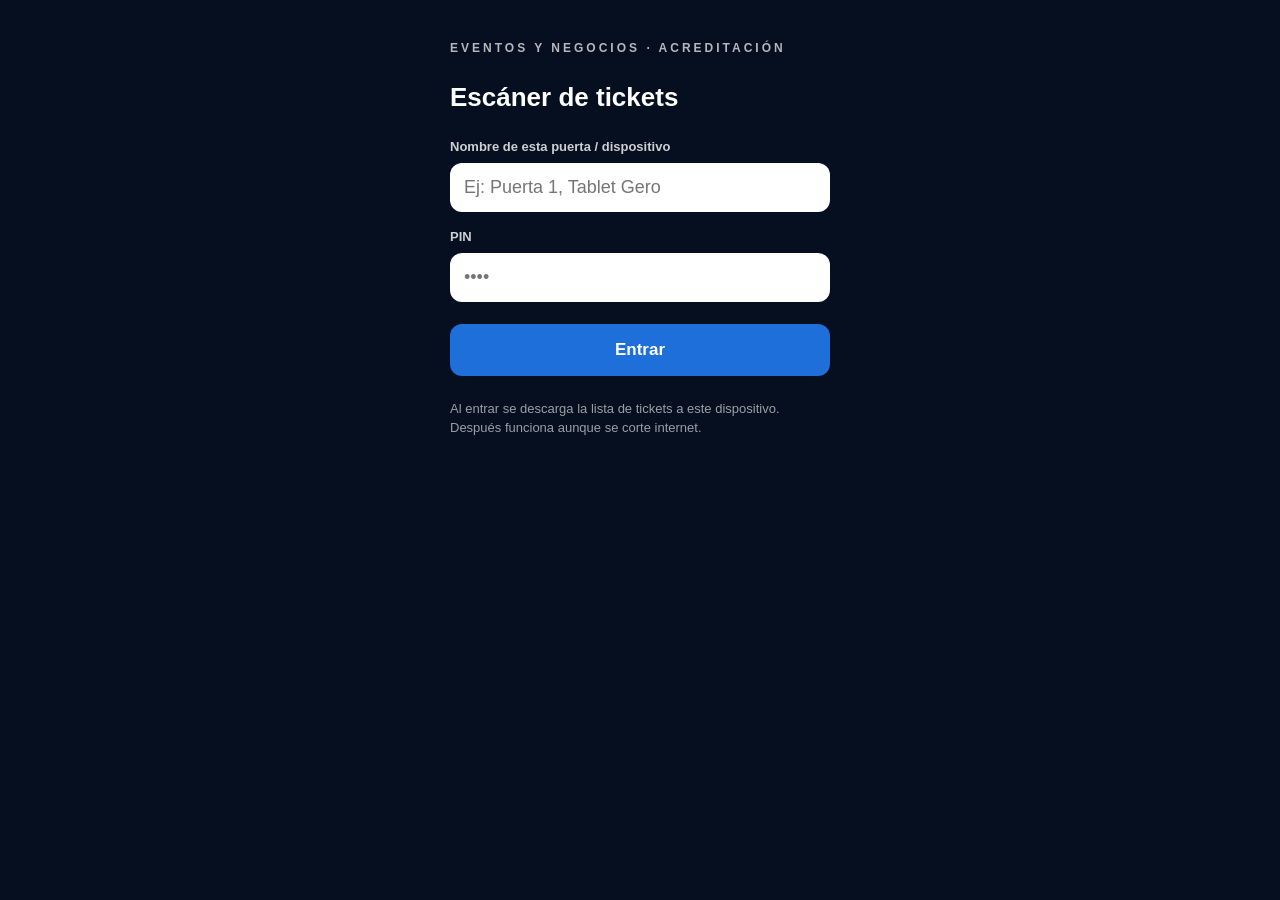
<file: escaner.html>
<!DOCTYPE html>
<html lang="es">
<head>
<meta charset="utf-8">
<meta name="viewport" content="width=device-width, initial-scale=1, maximum-scale=1, user-scalable=no, viewport-fit=cover">
<title>Acreditación · Eventos y Negocios</title>
<meta name="theme-color" content="#071A33">
<meta name="robots" content="noindex">
<meta name="apple-mobile-web-app-capable" content="yes">
<link rel="icon" href="favicon.ico" sizes="any">
<link rel="icon" type="image/png" sizes="32x32" href="assets/favicon-32.png">
<link rel="apple-touch-icon" href="assets/apple-touch-icon.png">
<link rel="manifest" href="escaner.webmanifest">
<meta name="apple-mobile-web-app-title" content="Escáner EyN">
<link rel="stylesheet" href="estilos.css?v=1.11.0">
<style>
  body { background: #050F1F; color: #fff; overscroll-behavior: none; }
  .top { display: flex; align-items: center; gap: 10px; padding: 10px 14px; padding-top: calc(10px + env(safe-area-inset-top)); background: #071A33; }
  .top .ev { flex: 1; min-width: 0; } .top .ev b { display: block; font-size: 15px; white-space: nowrap; overflow: hidden; text-overflow: ellipsis; } .top .ev small { opacity: .7; font-size: 12px; }
  .punto { width: 10px; height: 10px; border-radius: 50%; background: #3DDC97; display: inline-block; margin-right: 4px; } .punto.off { background: #F0B429; } .punto.err { background: #FF5A5A; }
  .cont { text-align: right; font-size: 12px; opacity: .9; } .cont b { font-size: 20px; display: block; }
  .tabs { display: flex; background: #071A33; border-top: 1px solid rgba(255,255,255,.08); }
  .tabs button { flex: 1; background: none; border: 0; color: rgba(255,255,255,.6); padding: 12px; font-size: 15px; font-weight: 700; font-family: inherit; border-bottom: 3px solid transparent; }
  .tabs button.on { color: #fff; border-bottom-color: #3DDC97; }
  #vista { position: relative; background: #000; width: 100%; height: calc(100vh - 200px); height: calc(100dvh - 200px); overflow: hidden; }
  #video { width: 100%; height: 100%; object-fit: cover; }
  .marco { position: absolute; inset: 0; display: flex; align-items: center; justify-content: center; pointer-events: none; }
  .marco div { width: 64vmin; height: 64vmin; max-width: 340px; max-height: 340px; border: 4px solid rgba(255,255,255,.85); border-radius: 22px; box-shadow: 0 0 0 9999px rgba(0,0,0,.35); }
  .camBtns { position: absolute; bottom: 14px; left: 0; right: 0; display: flex; justify-content: center; gap: 10px; }
  .camBtns button { background: rgba(0,0,0,.55); color: #fff; border: 1px solid rgba(255,255,255,.3); border-radius: 30px; padding: 10px 16px; font-size: 14px; font-weight: 700; font-family: inherit; }
  .pie2 { display: flex; gap: 10px; padding: 10px 14px calc(10px + env(safe-area-inset-bottom)); }
  .pie2 button { flex: 1; background: #12305A; color: #fff; border: 0; border-radius: 12px; padding: 12px; font-size: 14px; font-weight: 700; font-family: inherit; }
  #res { position: fixed; inset: 0; z-index: 50; display: flex; flex-direction: column; align-items: center; justify-content: center; text-align: center; padding: 24px; color: #fff; }
  #res.v { background: #0E8F4F; } #res.r { background: #C42B1C; } #res.g { background: #5B6770; } #res.a { background: #D98E04; }
  #res .ico { font-size: 96px; line-height: 1; } #res .tit { font-family: Montserrat, Arial; font-size: 40px; font-weight: 800; margin-top: 10px; }
  #res .nom { font-size: 26px; font-weight: 700; margin-top: 14px; } #res .det { font-size: 18px; opacity: .92; margin-top: 6px; }
  #res .acc { position: absolute; left: 20px; right: 20px; bottom: calc(22px + env(safe-area-inset-bottom)); display: flex; flex-direction: column; gap: 10px; align-items: center; }
  #res .acc button { width: 100%; max-width: 420px; border-radius: 16px; padding: 16px; font-size: 19px; font-weight: 800; font-family: inherit; border: 0; }
  #res .acc .otro { background: #fff; color: #0B1F23; }
  #res .acc .listo { background: rgba(0,0,0,.22); color: #fff; font-size: 15px; padding: 12px; }
  #res .cuenta { font-size: 13px; opacity: .8; }
  #inicio { position: absolute; inset: 0; display: flex; flex-direction: column; align-items: center; justify-content: center; gap: 16px; background: #050F1F; padding: 20px; text-align: center; overflow-y: auto; }
  #inicio .grande { width: 100%; max-width: 340px; border: 0; border-radius: 22px; padding: 26px 16px; background: #3DDC97; color: #0B1F23; font-size: 24px; font-weight: 800; font-family: inherit; box-shadow: 0 8px 30px rgba(61,220,151,.25); }
  #inicio .grande small { display: block; font-size: 13px; font-weight: 600; opacity: .75; margin-top: 4px; }
  .ult { width: 100%; max-width: 340px; border-radius: 16px; padding: 12px 14px; text-align: left; display: flex; gap: 12px; align-items: center; border: 2px solid; }
  .ult.v { background: rgba(14,143,79,.18); border-color: #0E8F4F; } .ult.r { background: rgba(196,43,28,.18); border-color: #C42B1C; } .ult.g { background: rgba(91,103,112,.25); border-color: #5B6770; } .ult.a { background: rgba(217,142,4,.2); border-color: #D98E04; }
  #res .net { margin-top: 16px; background: rgba(0,0,0,.22); border-radius: 14px; padding: 12px 14px; max-width: 460px; width: 100%; }
  #res .net .q { font-size: 17px; font-weight: 700; } #res .net .bs { display: flex; gap: 10px; margin-top: 10px; }
  #res .net button { flex: 1; border: 0; border-radius: 12px; padding: 14px; font-size: 17px; font-weight: 800; font-family: inherit; background: #fff; color: #0B1F23; } #res .net button + button { background: rgba(255,255,255,.2); color: #fff; }
  #res .cred { margin-top: 18px; background: #fff; color: #0B1F23; border-radius: 14px; padding: 12px 18px; font-size: 22px; font-weight: 800; max-width: 460px; }
  .ult .i { font-size: 30px; width: 40px; text-align: center; } .ult .t { flex: 1; min-width: 0; } .ult .t b { display: block; font-size: 15px; } .ult .t .n { font-size: 17px; font-weight: 700; } .ult .t small { opacity: .8; font-size: 12px; display: block; }
  .ult .h { font-size: 12px; opacity: .7; align-self: flex-start; }
  .panel { padding: 14px; }
  .panel input { width: 100%; font-size: 17px; padding: 14px; border-radius: 12px; border: 0; font-family: inherit; }
  .fila { display: flex; align-items: center; gap: 10px; padding: 12px 4px; border-bottom: 1px solid rgba(255,255,255,.08); }
  .fila .i { flex: 1; min-width: 0; } .fila .i b { display: block; } .fila .i small { opacity: .7; }
  .fila button { background: #3DDC97; color: #0B1F23; border: 0; border-radius: 10px; padding: 10px 14px; font-weight: 800; font-family: inherit; }
  .chipE { font-size: 12px; font-weight: 800; padding: 4px 8px; border-radius: 12px; white-space: nowrap; } .chipE.in { background: #1F4E8C; } .chipE.an { background: #C42B1C; }
  #login { max-width: 420px; margin: 0 auto; padding: 40px 20px; }
  #login h1 { font-size: 26px; } #login label { display: block; font-size: 13px; opacity: .8; margin: 16px 0 6px; font-weight: 700; }
  #login input { width: 100%; font-size: 18px; padding: 14px; border-radius: 12px; border: 0; font-family: inherit; }
  .avisoE { background: #F0B429; color: #3A2A00; padding: 10px 14px; font-weight: 700; font-size: 14px; }
  .toast { position: fixed; left: 12px; right: 12px; bottom: calc(80px + env(safe-area-inset-bottom)); background: #F0B429; color: #3A2A00; border-radius: 12px; padding: 12px 14px; font-weight: 700; z-index: 40; box-shadow: 0 6px 24px rgba(0,0,0,.4); }
</style>
</head>
<body>
<!-- LOGIN -->
<section id="login" class="oculto">
  <div style="font-size:12px;letter-spacing:3px;opacity:.7;font-weight:800">EVENTOS Y NEGOCIOS · ACREDITACIÓN</div>
  <h1>Escáner de tickets</h1>
  <label>Nombre de esta puerta / dispositivo</label>
  <input id="lPuerta" placeholder="Ej: Puerta 1, Tablet Gero" autocomplete="off">
  <label>PIN</label>
  <input id="lPin" type="password" inputmode="numeric" placeholder="••••" autocomplete="off">
  <button class="btn" id="lOk" style="margin-top:22px">Entrar</button>
  <div id="lErr" class="error oculto"></div>
  <p style="opacity:.6;font-size:13px;margin-top:24px">Al entrar se descarga la lista de tickets a este dispositivo. Después funciona aunque se corte internet.</p>
</section>

<!-- APP -->
<section id="app" class="oculto">
  <div class="top">
    <div class="ev"><b id="tEv">…</b><small><span class="punto" id="punto"></span><span id="tEstado">Conectado</span> · <span id="tPuerta"></span></small></div>
    <div class="cont"><b id="cAdentro">0</b>de <span id="cTotal">0</span> adentro</div>
    <a id="tConsola" class="oculto" href="consola.html#puerta" style="background:rgba(255,255,255,.12);color:#fff;border-radius:10px;padding:8px 10px;font-weight:700;font-size:13px;text-decoration:none;white-space:nowrap">← Consola</a>
  </div>
  <div id="avisoPrueba" class="avisoE oculto">🧪 Modo prueba</div>
  <div class="tabs"><button class="on" data-tab="scan">📷 Escanear</button><button data-tab="buscar">🔎 Buscar</button><button data-tab="mas">⋯</button></div>

  <div id="tScan">
    <div id="vista">
      <video id="video" playsinline muted autoplay></video>
      <div class="marco"><div></div></div>
      <div class="camBtns"><button id="bCerrarCam">✕ Cerrar cámara</button><button id="bLinterna" class="oculto">🔦 Linterna</button><button id="bCambiar">🔄 Cámara</button></div>
      <div id="inicio">
        <button class="grande" id="bCam">📷 Escanear ticket<small>La cámara se prende solo para leer</small></button>
        <div id="camErr" style="opacity:.8;font-size:14px"></div>
        <div id="ultBox" class="oculto" style="width:100%;display:flex;flex-direction:column;align-items:center;gap:6px"><div style="font-size:12px;opacity:.6;letter-spacing:1px;font-weight:800">ÚLTIMO ESCANEO</div><div id="ult" class="ult"></div></div>
      </div>
    </div>
    <div class="pie2"><button id="bDeshacer">↩️ Deshacer último</button><button id="bSync">🔄 Sincronizar</button></div>
  </div>

  <div id="tBuscar" class="panel oculto">
    <input id="q" placeholder="Nombre, DNI, empresa o código" autocomplete="off" autocapitalize="none">
    <div id="resultados"></div>
  </div>

  <div id="tMas" class="panel oculto">
    <div class="fila"><div class="i"><b>Pendientes de sincronizar</b><small id="mPend">0</small></div></div>
    <div class="fila"><div class="i"><b>Última sincronización</b><small id="mUlt">—</small></div></div>
    <div class="fila"><div class="i"><b>Tickets en este dispositivo</b><small id="mLista">0</small></div></div>
    <div class="fila"><div class="i"><b>Tiempo del resultado en pantalla</b><small>Después queda en un recuadro chico en el inicio</small></div><select id="mDur" style="font-size:16px;padding:8px;border-radius:8px"><option value="5000">5 s</option><option value="10000" selected>10 s</option><option value="15000">15 s</option><option value="20000">20 s</option></select></div>
    <div class="fila"><div class="i"><b>Modo fila rápida</b><small>La cámara queda prendida y el resultado dura 2 s. Gasta más batería.</small></div><input type="checkbox" id="mRapida" style="width:26px;height:26px"></div>
    <div class="fila"><div class="i"><b>Sonido</b></div><input type="checkbox" id="mSonido" checked style="width:26px;height:26px"></div>
    <div id="mConf" style="margin-top:14px"></div>
    <button class="btn sec" id="mSalir" style="margin-top:20px;background:transparent;color:#fff;border-color:rgba(255,255,255,.4)">Cerrar sesión de este dispositivo</button>
  </div>
</section>

<div id="res" class="oculto"><div class="ico" id="rIco"></div><div class="tit" id="rTit"></div><div class="nom" id="rNom"></div><div class="det" id="rDet"></div><div class="cred oculto" id="rCred"></div><div class="net oculto" id="rNet"></div>
  <div class="acc"><button class="otro" id="rOtro">📷 Escanear otro</button><button class="listo" id="rListo">Listo</button><div class="cuenta" id="rCuenta"></div></div></div>
<div id="toast" class="toast oculto"></div>

<script src="config.js?v=1.11.0"></script>
<script src="lib/jsQR.js?v=1.11.0"></script>
<script src="comun.js?v=1.11.0"></script>
<script src="escaner.js?v=1.18.0"></script>
</body>
</html>
</file>
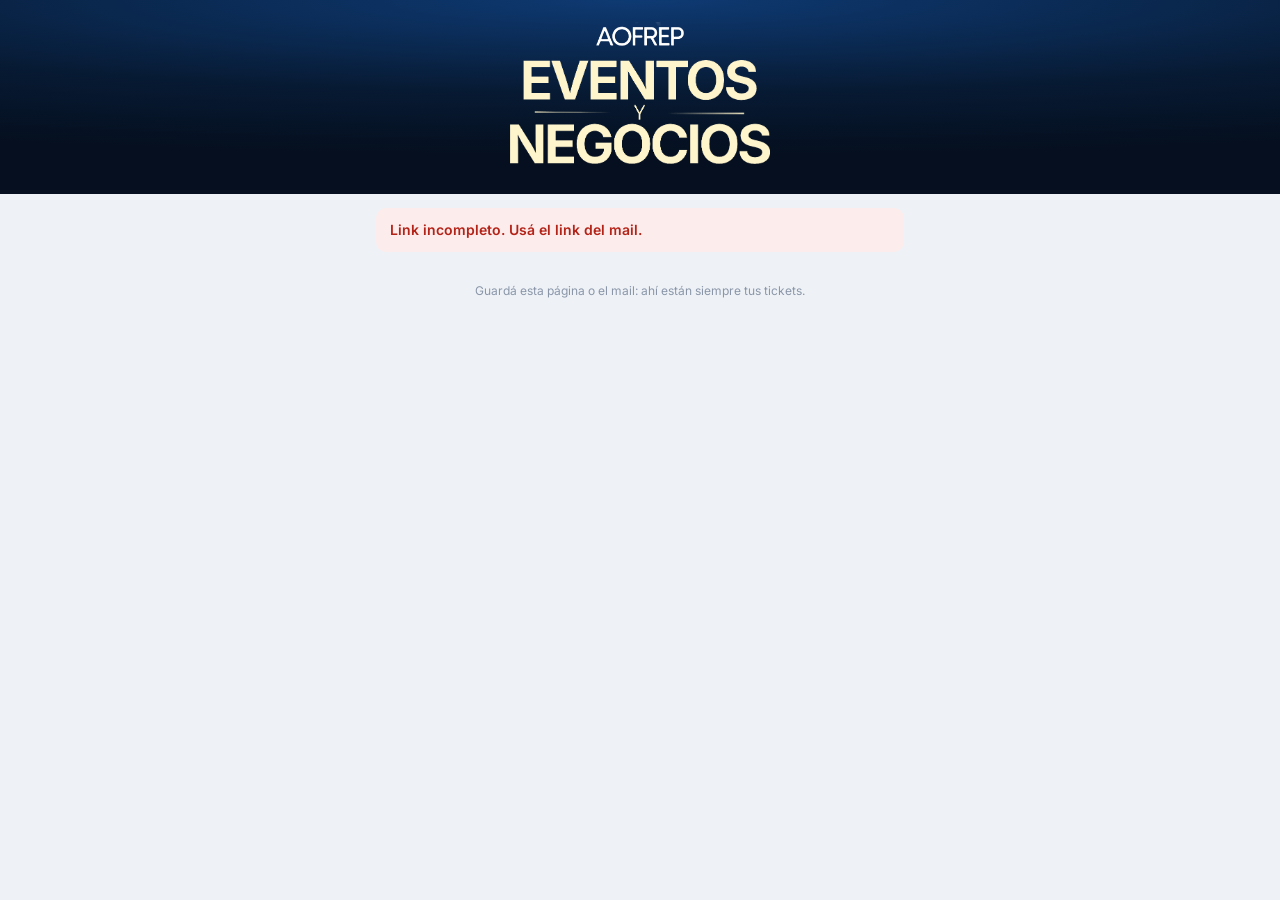
<file: orden.html>
<!DOCTYPE html>
<html lang="es">
<head>
<meta charset="utf-8">
<meta name="viewport" content="width=device-width, initial-scale=1, viewport-fit=cover">
<title>Tu inscripción</title>
<meta name="theme-color" content="#071A33">
<meta name="robots" content="noindex">
<link rel="preconnect" href="https://fonts.googleapis.com">
<link href="https://fonts.googleapis.com/css2?family=Inter:wght@400;500;600;700;800&family=Montserrat:wght@700;800&display=swap" rel="stylesheet">
<link rel="icon" href="favicon.ico" sizes="any">
<link rel="icon" type="image/png" sizes="32x32" href="assets/favicon-32.png">
<link rel="apple-touch-icon" href="assets/apple-touch-icon.png">
<link rel="stylesheet" href="estilos.css">
</head>
<body>
<div id="bPrueba" class="prueba oculto">🧪 MODO PRUEBA — estos tickets no son válidos</div>
<header class="hero" style="padding:22px 0 20px">
  <div class="contenedor">
    <div class="logos"><img src="assets/logo-aofrep.png" alt="AOFREP" style="height:24px"></div>
    <img class="eyn" src="assets/logo-eyn.png" alt="Eventos y Negocios" style="max-width:260px">
    <div class="datos" style="margin-top:10px"><div><span id="fecha"></span></div><div><span id="lugar"></span></div></div>
  </div>
</header>
<main class="contenedor">
  <div id="cargando" class="cargando"><div class="spinner"></div><span id="cargTxt">Buscando tu inscripción…</span></div>
  <div id="estado"></div>
  <div id="entradas"></div>
  <div id="solicitud"></div>
</main>
<div class="pie">Guardá esta página o el mail: ahí están siempre tus tickets.</div>
<script src="config.js"></script>
<script src="lib/qrcode.js"></script>
<script src="comun.js"></script>
<script>
(function () {
  var $ = F.$, o = F.param('o'), k = F.param('k'), pago = F.param('payment_id') || F.param('collection_id'), intentos = 0, pintadas = {}, logos = F.cargarLogos();
  if (!o || !k) { $('cargando').classList.add('oculto'); $('estado').innerHTML = '<div class="error">Link incompleto. Usá el link del mail.</div>'; return; }
  function consultar() {
    intentos++;
    var p = { o: o, k: k };
    if (pago && /^\d+$/.test(pago) && intentos <= 3) p.pago = pago;
    if (intentos % 3 === 0) p.revisar = 1;
    F.get('estado', p).then(function (d) { logos.then(function () { mostrar(d); }); }).catch(function (e) {
      if (F.esRed(e) && intentos < 40) { $('cargTxt').textContent = 'Reintentando conexión…'; setTimeout(consultar, 4000); return; }
      $('cargando').classList.add('oculto'); $('estado').innerHTML = '<div class="error">' + F.esc(F.msg(e)) + '</div>';
    });
  }
  function botonLiberar(id) {
    return '<button class="btn sec" style="margin-top:14px;border-color:#B42318;color:#B42318" data-lib="' + F.esc(id) + '">No voy a poder ir: liberar mi lugar</button>' +
      '<div style="font-size:12px;color:var(--gris);text-align:center;margin-top:6px">Así otra persona puede aprovecharlo. No se puede deshacer.</div>';
  }
  document.body.addEventListener('click', function (e) {
    var b = e.target.closest('[data-lib]'); if (!b) return;
    if (!confirm('¿Seguro que no vas a poder ir? Tu lugar (y los tickets sin costo de esta inscripción) se liberan para otra persona.')) return;
    b.disabled = true; b.textContent = 'Liberando…';
    F.post('liberar', { o: b.getAttribute('data-lib'), k: k }).then(function () {
      $('solicitud').innerHTML = '<div class="ok">✓ Listo, liberaste tu lugar. ¡Gracias por avisar! Si cambiás de idea, podés volver a inscribirte mientras haya cupo.</div><a class="btn sec" style="margin-top:12px" href="./">Volver al inicio</a>';
      $('entradas').innerHTML = ''; pintadas = {}; window.scrollTo(0, 0); consultar();
    }).catch(function (er) { b.disabled = false; b.textContent = 'No voy a poder ir: liberar mi lugar'; alert(F.msg(er)); });
  });
  function bloqueSolicitud(s, empresa) {
    if (!s) return '';
    if (s.estado === 'Solicitada') return '<div class="estadoSol esp"><b>⏳ Cortesía de socio en verificación</b><div style="margin-top:6px">' + F.esc(s.detalle) + (empresa ? ' · ' + F.esc(empresa) : '') +
      '</div><div style="margin-top:6px">Estamos verificando el estado de la membresía. Cuando esté confirmada, te llegan los tickets por mail (y también aparecen acá).</div></div>' + (s.liberable ? botonLiberar(s.id) : '');
    if (s.estado === 'Rechazada') return '<div class="estadoSol rec"><b>No pudimos confirmar la cortesía</b><div style="margin-top:6px">Según nuestros registros, la membresía de la empresa no se encuentra al día. Te enviamos el detalle por mail. Si ya regularizaste, respondé ese mail y lo revisamos.</div>' +
      '<a class="btn" style="margin-top:12px" href="./">Comprar ticket general</a></div>';
    return '';
  }
  function bloqueSocio(enRev, rech, d) {
    var h = '';
    if (enRev.length) h += '<div class="estadoSol esp"><b>⏳ Ticket' + (enRev.length > 1 ? 's' : '') + ' de socio en verificación (' + enRev.length + ')</b>' +
      '<div style="margin-top:6px">' + enRev.map(function (e) { return F.esc(e.nombre); }).join(' · ') + (d.empresa ? ' · ' + F.esc(d.empresa) : '') + '</div>' +
      '<div style="margin-top:6px">Tu pago está aprobado. Estamos verificando el estado de la membresía; cuando esté confirmada te mandamos ' + (enRev.length > 1 ? 'los QR' : 'el QR') + ' por mail y también aparece' + (enRev.length > 1 ? 'n' : '') + ' acá.</div></div>';
    if (rech.length) h += '<div class="estadoSol rec"><b>No pudimos validar la membresía</b><div style="margin-top:6px">' + rech.map(function (e) { return F.esc(e.nombre); }).join(' · ') +
      '</div><div style="margin-top:6px">Según nuestros registros, la membresía de ' + (d.empresa ? '<b>' + F.esc(d.empresa) + '</b>' : 'la empresa') + ' no se encuentra al día, así que ' + (rech.length > 1 ? 'esos tickets quedaron' : 'ese ticket quedó') + ' sin efecto. ' +
      (d.devolver ? 'Te devolvemos ' + F.plata(d.devolver) + ' por el mismo medio de pago. ' : 'Te devolvemos el importe por el mismo medio de pago. ') + 'Te enviamos el detalle por mail.</div>' +
      '<a class="btn" style="margin-top:12px" href="./">Comprar ticket general</a></div>';
    return h;
  }
  function mostrar(d) {
    var ev = d.evento; F.color(ev.color);
    $('fecha').innerHTML = F.renglones([ev.fecha, ev.horario]); $('lugar').innerHTML = F.renglones([ev.lugar, ev.direccion]);
    $('bPrueba').classList.toggle('oculto', !ev.prueba);
    document.title = 'Tu inscripción · ' + ev.nombre;
    var est = d.estado, otra = d.otra || null;
    // Solicitud de cortesía (propia o "hermana")
    var sol = d.esSolicitud ? { id: d.orden, estado: est, detalle: d.detalle, entradas: d.entradas, liberable: d.liberable } : (otra && /^S-/.test(otra.id) ? otra : null);
    if (/^C-/.test(d.orden) && d.liberable) sol = { id: d.orden, estado: 'Cortesía', detalle: d.detalle, entradas: [], liberable: true };
    var solEmpresa = d.esSolicitud ? d.empresa : (otra ? otra.empresa : '');
    var pagaEnt = d.esSolicitud ? (otra && otra.entradas || []) : d.entradas;
    var estPago = d.esSolicitud ? (otra ? otra.estado : null) : est;
    var todasE = (pagaEnt || []).concat(sol && sol.entradas ? sol.entradas : []);
    // Entradas de socio que esperan validación o fueron rechazadas: no tienen QR
    var enRev = todasE.filter(function (e) { return e.estado === 'En revisión'; }), rech = todasE.filter(function (e) { return e.estado === 'Rechazada'; });
    var todas = todasE.filter(function (e) { return e.cod; });
    $('solicitud').innerHTML = bloqueSolicitud(sol, solEmpresa) + bloqueSocio(enRev, rech, d);
    if (enRev.length) setTimeout(consultar, 30000);
    if (!todas.length && (enRev.length || rech.length)) {
      $('cargando').classList.add('oculto');
      $('estado').innerHTML = enRev.length ? '<div class="ok">✓ ¡Recibimos tu pago, ' + F.esc(String(d.nombre).split(' ')[0]) + '!<div style="font-weight:500;margin-top:4px">Te escribimos a <b>' + F.esc(d.mail) + '</b> apenas validemos la membresía.</div></div>' : '';
      return;
    }
    if (todas.length) {
      $('cargando').classList.add('oculto');
      var cort = sol && sol.estado === 'Cortesía';
      $('estado').innerHTML = (estPago === 'Revisar' ? '<div class="aviso">Tu pago está aprobado y tus tickets están listos. Estamos haciendo una verificación interna; si hiciera falta algo te escribimos.</div>' : '') +
        '<div class="ok">✓ ' + (cort && !(pagaEnt || []).length ? '¡Cortesía confirmada! Te esperamos, ' : '¡Listo! Te esperamos, ') + F.esc(String(d.nombre).split(' ')[0]) + '.' +
        '<div style="font-weight:500;margin-top:4px">Te las mandamos también a <b>' + F.esc(d.mail) + '</b>. Presentá cada QR con tu DNI en la acreditación.</div></div>';
      pintar(todas, ev);
      if (sol && sol.estado === 'Cortesía' && sol.liberable && !$('solicitud').innerHTML) $('solicitud').innerHTML = botonLiberar(sol.id);
      if (sol && sol.estado === 'Solicitada') setTimeout(consultar, 20000);
      return;
    }
    if (d.esSolicitud) {
      $('cargando').classList.add('oculto');
      $('estado').innerHTML = est === 'Solicitada' ? '<div class="ok" style="background:#EEF4FD;color:#1F4E8C">Recibimos tu solicitud, ' + F.esc(String(d.nombre).split(' ')[0]) + '. Te escribimos a <b>' + F.esc(d.mail) + '</b>.</div>' : '';
      if (est === 'Solicitada') setTimeout(consultar, 20000);
      return;
    }
    if (est === 'Pendiente' && /rejected|null|failure/.test(F.param('status') || F.param('collection_status'))) {
      $('cargando').classList.add('oculto');
      $('estado').innerHTML = '<div class="error">Mercado Pago rechazó el pago. <b>No se te cobró nada.</b><div style="font-weight:500;margin-top:6px">Tu reserva sigue unos minutos: podés volver atrás e intentar con otra tarjeta o medio de pago, o empezar de nuevo.</div></div>' +
        '<button class="btn sec" style="margin-top:14px" onclick="history.back()">Intentar con otro medio</button><a class="btn" style="margin-top:10px" href="./">Volver al inicio</a>';
      setTimeout(consultar, 8000);
      return;
    }
    if (est === 'Pendiente') {
      $('cargTxt').textContent = intentos < 4 ? 'Confirmando tu pago con Mercado Pago…' : 'Seguimos esperando la confirmación de Mercado Pago…';
      if (intentos < 45) setTimeout(consultar, intentos < 10 ? 3000 : 6000);
      else { $('cargando').classList.add('oculto'); $('estado').innerHTML = '<div class="aviso">Todavía no tenemos la confirmación del pago. Si pagaste, no te preocupes: apenas Mercado Pago lo confirme te llegan los tickets por mail. Podés volver a abrir este link más tarde.</div>'; }
      return;
    }
    $('cargando').classList.add('oculto');
    if (est === 'Vencida' || est === 'Rechazada') $('estado').innerHTML = '<div class="error">El pago no se completó y la reserva venció. <b>No se te cobró nada.</b></div><a class="btn" style="margin-top:14px" href="./">Volver a intentar</a>';
    else if (est === 'Anulada') { if (!$('solicitud').innerHTML) $('estado').innerHTML = '<div class="error">Esta inscripción ya no está activa (fue anulada o se liberó el lugar).</div><a class="btn" style="margin-top:12px" href="./">Volver al inicio</a>'; }
    else if (est === 'Revisar') $('estado').innerHTML = '<div class="aviso">Recibimos un pago pero necesitamos revisarlo. Te vamos a escribir a ' + F.esc(d.mail) + '.</div>';
    else $('estado').innerHTML = '<div class="aviso">Estado: ' + F.esc(est) + '</div>';
  }
  function pintar(ents, ev) {
    var nuevas = ents.filter(function (e) { return !pintadas[e.cod]; });
    if (!nuevas.length) return;
    if (!$('entradas').innerHTML) $('entradas').innerHTML = '<div class="seccion">Tus tickets</div><div id="lista"></div>';
    nuevas.forEach(function (e) {
      pintadas[e.cod] = 1;
      var div = document.createElement('div'); div.className = 'ent';
      div.innerHTML = '<canvas></canvas><div class="acc"><button class="btn sec">⬇️ Descargar</button><button class="btn">Compartir</button></div>';
      $('lista').appendChild(div);
      var cv = div.querySelector('canvas'); F.dibujarEntrada(cv, e, ev);
      var bs = div.querySelectorAll('button');
      bs[0].onclick = function () { F.descargar(cv, 'ticket-' + e.cod + '.png'); };
      bs[1].onclick = function () {
        var url = location.origin + location.pathname.replace(/orden\.html$/, '') + 'entrada.html?c=' + encodeURIComponent(e.cod);
        var txt = 'Tu ticket para ' + ev.nombre + ' (' + e.nombre + '): ' + url;
        if (navigator.share) navigator.share({ title: 'Ticket · ' + ev.nombre, text: txt }).catch(function () { });
        else location.href = 'https://wa.me/?text=' + encodeURIComponent(txt);
      };
    });
  }
  consultar();
})();
</script>
</body>
</html>
</file>
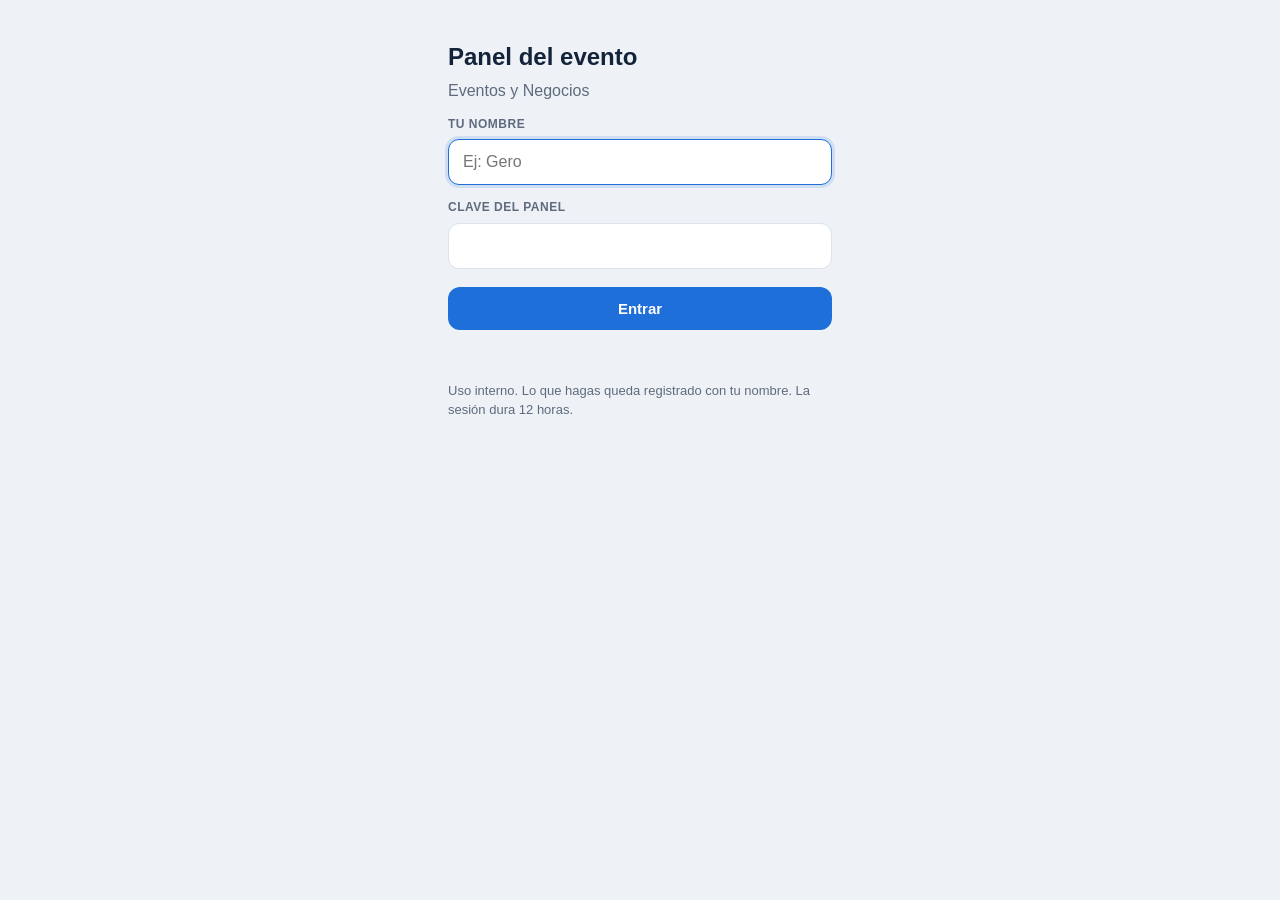
<file: panel.html>
<!DOCTYPE html>
<html lang="es">
<head>
<meta charset="utf-8">
<meta name="viewport" content="width=device-width, initial-scale=1, viewport-fit=cover">
<title>Panel · Eventos y Negocios</title>
<meta name="theme-color" content="#071A33">
<meta name="robots" content="noindex, nofollow">
<meta name="referrer" content="no-referrer">
<meta name="apple-mobile-web-app-capable" content="yes">
<meta name="apple-mobile-web-app-title" content="Panel EyN">
<link rel="icon" href="favicon.ico" sizes="any">
<link rel="icon" type="image/png" sizes="32x32" href="assets/favicon-32.png">
<link rel="apple-touch-icon" href="assets/apple-touch-icon.png">
<link rel="manifest" href="panel.webmanifest">
<link rel="stylesheet" href="estilos.css">
<style>
  body { padding-bottom: calc(72px + env(safe-area-inset-bottom)); }
  .barra { background: var(--marca); color: #fff; padding: 12px 16px; padding-top: calc(12px + env(safe-area-inset-top)); display: flex; align-items: center; gap: 10px; position: sticky; top: 0; z-index: 5; }
  .barra .t { flex: 1; min-width: 0; } .barra .t b { display: block; font-size: 16px; white-space: nowrap; overflow: hidden; text-overflow: ellipsis; } .barra .t small { opacity: .7; font-size: 12px; }
  .barra button { background: rgba(255,255,255,.12); color: #fff; border: 0; border-radius: 10px; padding: 8px 12px; font-weight: 700; font-family: inherit; font-size: 13px; }
  .nav { position: fixed; left: 0; right: 0; bottom: 0; background: #fff; border-top: 1px solid var(--borde); display: flex; padding-bottom: env(safe-area-inset-bottom); z-index: 6; }
  .nav button { flex: 1; background: none; border: 0; padding: 9px 4px 10px; font-family: inherit; font-size: 12px; font-weight: 700; color: var(--suave); position: relative; }
  .nav button span { display: block; font-size: 21px; line-height: 1.2; }
  .nav button.on { color: var(--acento); }
  .nav .badge { position: absolute; top: 4px; left: 50%; margin-left: 8px; background: var(--rojo); color: #fff; font-size: 11px; border-radius: 10px; padding: 1px 6px; display: none; }
  .vista { padding: 4px 0 20px; }
  .seg { display: flex; gap: 8px; margin: 14px 0 4px; }
  .seg button { flex: 1; border: 1.5px solid var(--acento); background: #fff; color: var(--acento); border-radius: 20px; padding: 9px; font-weight: 700; font-family: inherit; font-size: 14px; }
  .seg button.on { background: var(--acento); color: #fff; }
  .sol { background: #fff; border: 1px solid var(--borde); border-radius: var(--radio); padding: 16px; margin-top: 12px; box-shadow: var(--sombra); }
  .sol.dev { border-color: #F5B26B; background: #FFF8EF; }
  .sol .emp { font-size: 19px; font-weight: 800; line-height: 1.2; }
  .sol .cuit { font-family: monospace; color: var(--gris); font-size: 15px; margin-top: 2px; }
  .sol .linea { color: #3B4A60; font-size: 14px; margin-top: 8px; }
  .sol .linea small { color: var(--suave); }
  .chip { display: inline-block; font-size: 12px; font-weight: 700; padding: 3px 9px; border-radius: 12px; background: #ECECEC; color: #555; }
  .chip.ok { background: #D6F0DD; color: #11663A; } .chip.mal { background: var(--rojoF); color: var(--rojo); } .chip.rev { background: #DCE8F7; color: #1F4E8C; } .chip.dev { background: #FFD8A8; color: #8A3A00; }
  .aviso { background: var(--amarillo); color: var(--amarilloT); border-radius: 8px; padding: 6px 10px; font-size: 13px; font-weight: 700; margin-top: 8px; }
  .acc { display: flex; gap: 8px; margin-top: 14px; flex-wrap: wrap; }
  .b { border: 0; border-radius: 12px; padding: 13px 16px; font-weight: 800; font-size: 15px; font-family: inherit; cursor: pointer; text-align: center; text-decoration: none; display: inline-block; }
  .b:disabled { opacity: .5; }
  .b.verde { background: #11663A; color: #fff; flex: 1; } .b.wa { background: #25D366; color: #fff; flex: 1; }
  .b.azul { background: var(--acento); color: #fff; flex: 1; }
  .b.linea { background: #fff; color: var(--acento); border: 1.5px solid var(--acento); }
  .b.rojo { background: #fff; color: var(--rojo); border: 1.5px solid var(--rojo); }
  .b.marron { background: #8A3A00; color: #fff; flex: 1; }
  .b.full { width: 100%; }
  textarea.campo { width: 100%; font-size: 15px; padding: 12px; border: 1.5px solid var(--borde); border-radius: 11px; font-family: inherit; min-height: 90px; }
  .vacio { text-align: center; color: var(--suave); padding: 40px 10px; }
  .res { background: #fff; border: 1px solid var(--borde); border-radius: 12px; padding: 12px 14px; margin-top: 10px; display: flex; gap: 10px; align-items: center; }
  .res .i { flex: 1; min-width: 0; } .res .i b { display: block; } .res .i small { color: var(--gris); font-size: 13px; }
  .kpis { display: grid; grid-template-columns: 1fr 1fr; gap: 10px; margin-top: 14px; }
  .kpi { background: #fff; border: 1px solid var(--borde); border-radius: var(--radio); padding: 14px; }
  .kpi small { color: var(--gris); font-size: 12px; font-weight: 700; text-transform: uppercase; letter-spacing: .4px; } .kpi b { display: block; font-size: 26px; margin-top: 2px; line-height: 1.15; }
  .kpi.alerta { border-color: #F5B26B; background: #FFF8EF; }
  table.tt { width: 100%; border-collapse: collapse; font-size: 14px; background: #fff; border-radius: var(--radio); overflow: hidden; margin-top: 12px; border: 1px solid var(--borde); }
  .tt th { text-align: right; font-size: 11px; color: var(--gris); text-transform: uppercase; padding: 10px 8px; background: #F6F8FB; }
  .tt th:first-child, .tt td:first-child { text-align: left; padding-left: 12px; } .tt td { text-align: right; padding: 10px 8px; border-top: 1px solid var(--borde); }
  .tt td small { display: block; color: var(--suave); font-size: 11px; }
  .sw { display: flex; align-items: center; gap: 14px; }
  .sw .i { flex: 1; } .sw .i b { font-size: 17px; display: block; } .sw .i small { color: var(--gris); font-size: 13px; }
  .tog { position: relative; width: 58px; height: 34px; flex: none; }
  .tog input { opacity: 0; width: 0; height: 0; }
  .tog span { position: absolute; inset: 0; background: #C9D2DD; border-radius: 34px; transition: .2s; }
  .tog span:before { content: ''; position: absolute; width: 26px; height: 26px; left: 4px; top: 4px; background: #fff; border-radius: 50%; transition: .2s; box-shadow: 0 1px 3px rgba(0,0,0,.2); }
  .tog input:checked + span { background: #11663A; } .tog.rojo input:checked + span { background: var(--rojo); }
  .tog input:checked + span:before { transform: translateX(24px); }
  .hoja { position: fixed; inset: 0; background: rgba(7,26,51,.55); z-index: 10; display: flex; align-items: flex-end; justify-content: center; }
  .hoja .caja { background: var(--fondo); width: 100%; max-width: 560px; max-height: 92vh; max-height: 92dvh; overflow-y: auto; border-radius: 20px 20px 0 0; padding: 16px 16px calc(20px + env(safe-area-inset-bottom)); }
  .hoja .cab { display: flex; justify-content: space-between; align-items: center; margin-bottom: 6px; } .hoja .cab b { font-size: 18px; }
  .hoja .cerrar { background: #fff; border: 1px solid var(--borde); border-radius: 50%; width: 36px; height: 36px; font-size: 18px; }
  .qr { display: block; width: 210px; height: 210px; margin: 8px auto; image-rendering: pixelated; background: #fff; border-radius: 10px; }
  .toast { position: fixed; left: 12px; right: 12px; top: calc(12px + env(safe-area-inset-top)); z-index: 20; background: #11663A; color: #fff; border-radius: 12px; padding: 13px 15px; font-weight: 700; font-size: 14px; box-shadow: 0 8px 24px rgba(0,0,0,.2); max-width: 560px; margin: 0 auto; }
  .toast.err { background: var(--rojo); }
  .login { max-width: 420px; margin: 0 auto; padding: 40px 18px; }
  .login h1 { font-size: 24px; margin: 0 0 4px; } .login p { color: var(--gris); margin: 0 0 8px; }
  .mot { display: flex; gap: 10px; align-items: flex-start; background: #fff; border: 1.5px solid var(--borde); border-radius: 12px; padding: 12px; margin-top: 8px; }
  .mot input { width: 20px; height: 20px; margin-top: 2px; flex: none; } .mot b { display: block; font-size: 15px; } .mot small { color: var(--gris); font-size: 13px; }
  .mot:has(input:checked) { border-color: var(--rojo); background: var(--rojoF); }
  .msgerr { color: var(--rojo); font-weight: 700; margin-top: 12px; min-height: 20px; }
  .hora { color: var(--suave); font-size: 12px; text-align: right; margin-top: 10px; }
  .cargando { opacity: .55; pointer-events: none; }
</style>
</head>
<body>

<div id="pLogin" class="login oculto">
  <h1>Panel del evento</h1>
  <p id="lEvento">Eventos y Negocios</p>
  <label class="et" for="lQuien">Tu nombre</label>
  <input class="campo" id="lQuien" autocomplete="name" maxlength="30" placeholder="Ej: Gero">
  <label class="et" for="lClave">Clave del panel</label>
  <input class="campo" id="lClave" type="password" autocomplete="current-password" maxlength="60">
  <button class="b azul full" id="lEntrar" style="margin-top:18px">Entrar</button>
  <div class="msgerr" id="lErr"></div>
  <p style="font-size:13px;margin-top:20px">Uso interno. Lo que hagas queda registrado con tu nombre. La sesión dura 12 horas.</p>
</div>

<div id="pApp" class="oculto">
  <div class="barra"><div class="t"><b id="aEvento">Panel</b><small id="aQuien"></small></div><button id="aSalir">Salir</button></div>
  <div class="prueba oculto" id="aPrueba">MODO PRUEBA</div>

  <div class="contenedor">
    <!-- SOCIOS -->
    <div class="vista" id="vSocios">
      <div class="seg"><button class="on" data-s="p">Para validar <span id="sNP"></span></button><button data-s="r">Resueltas <span id="sND"></span></button></div>
      <div id="sLista"><div class="vacio">Cargando…</div></div>
    </div>

    <!-- TICKETS -->
    <div class="vista oculto" id="vTickets">
      <div style="display:flex;gap:8px;margin-top:14px">
        <input class="campo" id="tQ" type="search" placeholder="Nombre, DNI, código, mail u orden" enterkeyhint="search" autocomplete="off">
        <button class="b azul" id="tBuscar" style="flex:none">Buscar</button>
      </div>
      <button class="b linea full" id="tCort" style="margin-top:10px">＋ Cortesía rápida</button>
      <div id="tLista"><div class="vacio">Buscá un ticket para verlo, mandarlo por WhatsApp o reenviar el mail.</div></div>
    </div>

    <!-- NÚMEROS -->
    <div class="vista oculto" id="vNumeros">
      <div class="kpis" id="nKpis"></div>
      <table class="tt" id="nTabla"></table>
      <div class="hora"><span id="nHora"></span> · <a href="#" id="nAct">Actualizar</a></div>
    </div>

    <!-- VENTA -->
    <div class="vista oculto" id="vVenta">
      <div class="card sw"><div class="i"><b>Venta abierta</b><small>Apagado: la página muestra "venta cerrada" y nadie puede comprar.</small></div><label class="tog"><input type="checkbox" id="vAbierta"><span></span></label></div>
      <div class="card sw"><div class="i"><b>Agotar todos los tickets</b><small>Prendido: todos los tickets se muestran "Agotado". Para agotar uno solo, usá la columna Agotado en Tipos.</small></div><label class="tog rojo"><input type="checkbox" id="vAgotado"><span></span></label></div>
      <div class="card" id="vInfo" style="font-size:14px;color:var(--gris)"></div>
      <a class="b linea full" id="vVer" target="_blank" rel="noopener" style="margin-top:14px">Ver la página de venta</a>
    </div>
  </div>

  <nav class="nav">
    <button class="on" data-v="Socios"><span>✅</span>Socios<i class="badge" id="navBadge"></i></button>
    <button data-v="Tickets"><span>🎟️</span>Tickets</button>
    <button data-v="Numeros"><span>📊</span>Números</button>
    <button data-v="Venta"><span>⚙️</span>Venta</button>
  </nav>
</div>

<div id="hoja" class="hoja oculto"><div class="caja" id="hojaCaja"></div></div>
<div id="toast" class="toast oculto"></div>

<script src="config.js"></script>
<script src="comun.js"></script>
<script src="panel.js"></script>
</body>
</html>
</file>
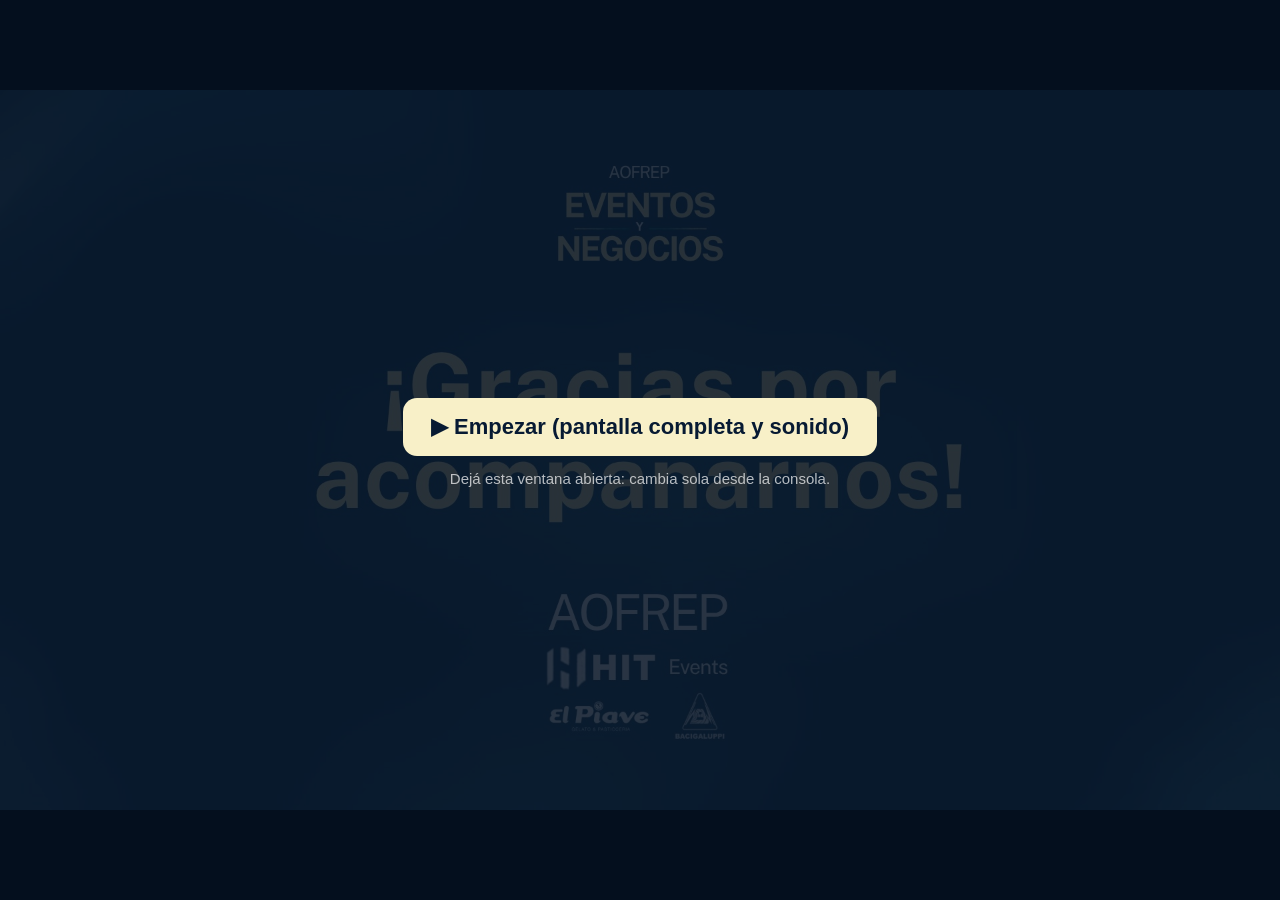
<file: pantalla.html>
<!doctype html>
<html lang="es">
<head>
<meta charset="utf-8">
<meta name="viewport" content="width=device-width, initial-scale=1">
<title>Pantalla · Eventos y Negocios</title>
<meta name="robots" content="noindex">
<link rel="icon" href="favicon.ico">
<link rel="preconnect" href="https://fonts.googleapis.com">
<link href="https://fonts.googleapis.com/css2?family=Barlow+Condensed:wght@500;700;800&family=Public+Sans:wght@400;500;600;700;800&display=swap" rel="stylesheet">
<style>
/* v1.20 · Pantallas del evento. pantalla.html?p=grandes | chicas | foyer | banner
   Se deja abierta (pantalla completa) en la compu de cada pantalla; se maneja desde la consola → 📺 Pantallas.
   El lienzo se arma a la medida exacta del pixel map y se escala si la ventana es distinta. */
:root { --noche: #071A33; --azul: #173D62; --acero: #2E6190; --celeste: #BEE1FA; --crema: #F8F0C8; --oro: #FFD35A; --vivo: #5BE39B; --tenue: rgba(255,255,255,.72); --linea: rgba(190,225,250,.28); }
* { box-sizing: border-box; }
html, body { margin: 0; height: 100%; overflow: hidden; background: #000; }
body { font-family: "Barlow Condensed", "Arial Narrow", -apple-system, "Segoe UI", sans-serif; color: #fff; cursor: none; }
#lienzo { position: absolute; left: 0; top: 0; transform-origin: 0 0; overflow: hidden; background: linear-gradient(155deg, #071A33 0%, #0E2C4F 45%, #1E4C79 100%); }
/* ── fondo con movimiento sutil ── */
.fondo { position: absolute; inset: 0; pointer-events: none; }
.orbe { position: absolute; border-radius: 50%; opacity: .55; will-change: transform; } /* sin filter:blur: el degradé ya es suave y la compu de la pantalla trabaja mucho menos */
.o1 { width: 60%; aspect-ratio: 1; left: -15%; top: -35%; background: radial-gradient(circle, #3C7FC0 0%, transparent 65%); animation: flota1 12s ease-in-out infinite; }
.o2 { width: 55%; aspect-ratio: 1; right: -18%; bottom: -40%; background: radial-gradient(circle, #2E6190 0%, transparent 65%); animation: flota2 12s ease-in-out infinite; }
.o3 { width: 35%; aspect-ratio: 1; left: 40%; top: 30%; background: radial-gradient(circle, rgba(248,240,200,.35) 0%, transparent 65%); animation: flota3 12s ease-in-out infinite; }
@keyframes flota1 { 0%, 100% { transform: translate(0, 0) scale(1); } 50% { transform: translate(8%, 10%) scale(1.08); } }
@keyframes flota2 { 0%, 100% { transform: translate(0, 0) scale(1.05); } 50% { transform: translate(-10%, -6%) scale(.95); } }
@keyframes flota3 { 0%, 100% { transform: translate(0, 0); opacity: .35; } 50% { transform: translate(-12%, 8%); opacity: .6; } }
.brillo { position: absolute; top: -20%; bottom: -20%; width: 18%; left: -30%; background: linear-gradient(90deg, transparent, rgba(255,255,255,.07), transparent); transform: skewX(-18deg); animation: barre 12s ease-in-out infinite; }
@keyframes barre { 0% { left: -30%; } 30%, 100% { left: 130%; } }
.lineas { position: absolute; inset: 0; background-image: linear-gradient(rgba(190,225,250,.045) 1px, transparent 1px), linear-gradient(90deg, rgba(190,225,250,.045) 1px, transparent 1px); background-size: var(--grilla) var(--grilla); mask-image: radial-gradient(ellipse at center, #000 30%, transparent 75%); -webkit-mask-image: radial-gradient(ellipse at center, #000 30%, transparent 75%); }
/* ── marco: arriba logos, abajo sponsors ── */
.top { position: absolute; left: var(--pad); right: var(--pad); top: calc(var(--pad) * .55); display: flex; align-items: center; justify-content: space-between; z-index: 3; }
.top img { height: var(--logoTop); width: auto; display: block; }
.top .eynTop { height: calc(var(--logoTop) * 1.25); }
.pie { position: absolute; left: var(--pad); right: var(--pad); bottom: calc(var(--pad) * .5); display: flex; align-items: center; justify-content: space-between; gap: var(--pad); z-index: 3; }
.pie .g { display: flex; align-items: center; gap: calc(var(--pad) * .35); }
.pie small { font-size: var(--fsMini); letter-spacing: .3em; text-transform: uppercase; color: var(--celeste); font-weight: 700; white-space: nowrap; }
.pie .hit { height: calc(var(--logoPie) * 1.6); }
.pie .spo { height: calc(var(--logoPie) * .72); opacity: .85; }
.respira { animation: respira 6s ease-in-out infinite; }
@keyframes respira { 0%, 100% { transform: scale(1); } 50% { transform: scale(1.035); } }
.sinTop .top, .sinPie .pie { display: none; }
.sinEyn .eynTop { visibility: hidden; }
/* ── escena y transiciones ── */
#escena { position: absolute; inset: 0; z-index: 2; }
.v { position: absolute; inset: 0; padding: var(--padTop) var(--pad) var(--padPie); display: flex; flex-direction: column; align-items: center; justify-content: center; text-align: center; }
.v.sale { animation: sale .7s ease both; }
@keyframes sale { to { opacity: 0; transform: scale(1.03); filter: blur(6px); } }
.a1, .a2, .a3, .a4, .a5 { animation: entra 1s cubic-bezier(.2,.8,.2,1) both; }
.a2 { animation-delay: .15s; } .a3 { animation-delay: .3s; } .a4 { animation-delay: .45s; } .a5 { animation-delay: .6s; }
@keyframes entra { from { opacity: 0; transform: translateY(calc(var(--u) * 3)); filter: blur(8px); } to { opacity: 1; transform: none; filter: none; } }
.sinEntrada .a1, .sinEntrada .a2, .sinEntrada .a3, .sinEntrada .a4, .sinEntrada .a5 { animation: none; }
.kick { font-size: var(--fsKick); letter-spacing: .42em; text-transform: uppercase; color: var(--celeste); font-weight: 700; padding-left: .42em; }
.h1 { font-size: var(--fsH1); font-weight: 800; line-height: .95; color: var(--crema); margin: calc(var(--u) * .6) 0 0; }
.h2 { font-size: var(--fsH2); font-weight: 700; line-height: 1.05; }
.txt { font-size: var(--fsTxt); color: var(--tenue); line-height: 1.25; }
.chip { display: inline-flex; align-items: center; gap: .4em; font-size: var(--fsMini); font-weight: 800; letter-spacing: .3em; text-transform: uppercase; padding: .35em .9em .35em 1.2em; border-radius: 99px; background: var(--vivo); color: #06301A; }
.chip i { width: .6em; height: .6em; border-radius: 50%; background: #06301A; animation: titila 1.2s ease-in-out infinite; }
@keyframes titila { 50% { opacity: .25; } }
/* countdown */
.cdK { font-size: var(--fsKick); letter-spacing: .35em; text-transform: uppercase; color: var(--celeste); font-weight: 700; padding-left: .35em; }
.cd { font-size: var(--fsCd); font-weight: 800; line-height: 1; font-variant-numeric: tabular-nums; color: #fff; display: flex; justify-content: center; text-shadow: 0 0 calc(var(--u) * 4) rgba(190,225,250,.35); }
.cd span { display: inline-block; min-width: .52em; text-align: center; }
.cd span.sep { min-width: .3em; opacity: .55; animation: titila 1s steps(2) infinite; }
.cd span.cambia { animation: cae .45s cubic-bezier(.2,.8,.2,1); }
@keyframes cae { from { transform: translateY(-40%); opacity: 0; } to { transform: none; opacity: 1; } }
.cd.fin { font-size: var(--fsH1); color: var(--crema); }
.cdBox { margin-top: calc(var(--u) * 3); padding: calc(var(--u) * 1.6) calc(var(--u) * 4); border-radius: calc(var(--u) * 2.4); background: rgba(5,18,36,.45); border: 1px solid rgba(248,240,200,.28); box-shadow: inset 0 0 calc(var(--u) * 4) rgba(0,0,0,.35); }
/* bienvenida */
.eynG { width: var(--eynG); height: auto; margin-top: calc(var(--u) * 1.5); filter: drop-shadow(0 0 calc(var(--u) * 3) rgba(248,240,200,.2)); }
/* agenda */
.ag { display: grid; grid-template-columns: var(--agCols); gap: calc(var(--pad) * .6); width: 100%; align-items: stretch; text-align: left; }
.card { background: rgba(255,255,255,.07); border: 1px solid var(--linea); border-radius: calc(var(--u) * 2.4); padding: calc(var(--u) * 2.2) calc(var(--u) * 2.6); position: relative; overflow: hidden; }
.card.vivo { border-color: rgba(91,227,155,.65); background: linear-gradient(135deg, rgba(91,227,155,.14), rgba(255,255,255,.05)); }
.persona { display: flex; align-items: center; gap: calc(var(--u) * 2.4); margin-top: calc(var(--u) * 1.4); }
.foto { width: var(--foto); height: var(--foto); border-radius: 50%; object-fit: cover; border: calc(var(--u) * .45) solid var(--crema); flex: none; background: var(--azul); box-shadow: 0 0 0 calc(var(--u) * 1) rgba(248,240,200,.12); }
.ico { width: var(--foto); height: var(--foto); border-radius: 50%; display: flex; align-items: center; justify-content: center; font-size: calc(var(--foto) * .5); background: rgba(255,255,255,.08); flex: none; }
.nom { font-size: var(--fsH2); font-weight: 800; line-height: 1; }
.rol { font-size: var(--fsTxt); color: var(--tenue); margin-top: calc(var(--u) * .5); line-height: 1.2; }
.tema { font-size: var(--fsTxt); color: var(--crema); font-weight: 700; margin-top: calc(var(--u) * 1); line-height: 1.15; }
.prox .k { font-size: var(--fsMini); letter-spacing: .32em; text-transform: uppercase; color: var(--celeste); font-weight: 700; }
.fila { display: flex; gap: calc(var(--u) * 1.6); align-items: center; padding: calc(var(--u) * 1.1) 0; border-top: 1px solid var(--linea); }
.fila:first-of-type { border-top: 0; }
.fila .hh { font-size: var(--fsTxt); font-weight: 800; color: var(--celeste); font-variant-numeric: tabular-nums; min-width: 3.1em; }
.fila .mini { width: calc(var(--foto) * .42); height: calc(var(--foto) * .42); border-radius: 50%; object-fit: cover; border: 2px solid var(--crema); flex: none; }
.fila .mi { width: calc(var(--foto) * .42); height: calc(var(--foto) * .42); border-radius: 50%; display: flex; align-items: center; justify-content: center; font-size: calc(var(--foto) * .2); background: rgba(255,255,255,.08); flex: none; }
.fila b { display: block; font-size: var(--fsTxt); line-height: 1.05; }
.fila small { display: block; font-size: calc(var(--fsTxt) * .72); color: var(--tenue); margin-top: .15em; }
/* rotación (pura CSS, para que el MP4 quede en loop) */
.rot { position: relative; }
.rot > .ri { position: absolute; inset: 0; opacity: 0; }
.rot.n1 > .ri { opacity: 1; position: relative; }
.rot.n2 > .ri { animation: rot2 12s infinite; } .rot.n3 > .ri { animation: rot3 12s infinite; } .rot.n4 > .ri { animation: rot4 12s infinite; }
.rot > .ri:first-child { position: relative; }
.rot.n2 > .ri:nth-child(2) { animation-delay: -6s; }
.rot.n3 > .ri:nth-child(2) { animation-delay: -8s; } .rot.n3 > .ri:nth-child(3) { animation-delay: -4s; }
.rot.n4 > .ri:nth-child(2) { animation-delay: -9s; } .rot.n4 > .ri:nth-child(3) { animation-delay: -6s; } .rot.n4 > .ri:nth-child(4) { animation-delay: -3s; }
@keyframes rot2 { 0% { opacity: 0; transform: translateY(6%); } 4%, 46% { opacity: 1; transform: none; } 50%, 100% { opacity: 0; transform: translateY(-6%); } }
@keyframes rot3 { 0% { opacity: 0; transform: translateY(6%); } 3%, 30% { opacity: 1; transform: none; } 33.3%, 100% { opacity: 0; transform: translateY(-6%); } }
@keyframes rot4 { 0% { opacity: 0; transform: translateY(6%); } 2.5%, 22.5% { opacity: 1; transform: none; } 25%, 100% { opacity: 0; transform: translateY(-6%); } }
/* agenda completa */
.comp { display: grid; grid-template-columns: var(--compCols); grid-template-rows: repeat(var(--compRows), auto); grid-auto-flow: column; column-gap: calc(var(--pad) * .6); width: 100%; text-align: left; margin-top: calc(var(--u) * 2); }
.comp .fila { border-top: 1px solid var(--linea); padding: calc(var(--u) * .8) 0; }
.comp .fila.pz { opacity: .6; } .comp .fila.en { color: var(--vivo); } .comp .fila.en .hh { color: var(--vivo); }
/* placa "ahora habla" */
.placa { display: flex; align-items: center; gap: calc(var(--pad) * .7); text-align: left; }
.placa .foto { width: var(--fotoG); height: var(--fotoG); border-width: calc(var(--u) * .7); }
.placa .nom { font-size: var(--fsH1); color: #fff; }
.placa .rol { font-size: var(--fsH3); }
.placa .tema { font-size: var(--fsH3); }
.anillo { position: relative; flex: none; }
.anillo::after { content: ""; position: absolute; inset: calc(var(--u) * -1.6); border-radius: 50%; border: calc(var(--u) * .35) solid rgba(91,227,155,.7); animation: onda 3s ease-out infinite; }
@keyframes onda { from { transform: scale(.92); opacity: 1; } to { transform: scale(1.2); opacity: 0; } }
/* break */
.taza { font-size: var(--fsIco); line-height: 1; animation: respira 6s ease-in-out infinite; }
.vuelve { font-size: var(--fsH3); color: var(--crema); font-weight: 700; margin-top: calc(var(--u) * 1); }
.acomp { margin-top: calc(var(--u) * 3); display: flex; align-items: center; gap: calc(var(--u) * 2.4); justify-content: center; }
.acomp small { font-size: var(--fsMini); letter-spacing: .3em; text-transform: uppercase; color: var(--celeste); font-weight: 700; }
.acomp img { height: calc(var(--logoAcomp) * .55); opacity: .9; }
/* pregunta */
.preg { max-width: 92%; }
.comilla { font-size: calc(var(--fsH1) * 1.6); line-height: 1; color: var(--oro); font-weight: 800; height: .5em; margin-top: calc(var(--u) * 2.4); overflow: visible; }
.pregT { font-size: var(--fsPreg); font-weight: 700; line-height: 1.12; color: #fff; }
.quien { margin-top: calc(var(--u) * 2.2); font-size: var(--fsH3); color: var(--crema); font-weight: 700; }
.quien small { display: block; font-size: var(--fsTxt); color: var(--tenue); font-weight: 500; margin-top: .2em; }
/* sponsors */
.slides { position: relative; width: 100%; height: 100%; }
.slides .sl { position: absolute; inset: 0; display: flex; flex-direction: column; align-items: center; justify-content: center; opacity: 0; animation: slA 12s infinite; }
.slides .sl:nth-child(2) { animation-name: slB; } .slides .sl:nth-child(3) { animation-name: slC; }
@keyframes slA { 0% { opacity: 0; transform: scale(.96); } 3%, 47% { opacity: 1; transform: none; } 50%, 100% { opacity: 0; transform: scale(1.02); } }
@keyframes slB { 0%, 50% { opacity: 0; transform: scale(.96); } 53%, 72% { opacity: 1; transform: none; } 75%, 100% { opacity: 0; transform: scale(1.02); } }
@keyframes slC { 0%, 75% { opacity: 0; transform: scale(.96); } 78%, 97% { opacity: 1; transform: none; } 100% { opacity: 0; transform: scale(1.02); } }
.slHit { width: var(--hitG); margin-top: calc(var(--u) * 2.5); }
.slDos { display: flex; gap: calc(var(--pad) * .8); align-items: center; margin-top: calc(var(--u) * 2.5); }
.slDos .piave { width: calc(var(--hitG) * .5); }
.slDos .aof { width: calc(var(--piaveG) * .9); } .slDos .eyn { width: calc(var(--piaveG) * .75); }
/* gracias */
.logosFila { display: flex; gap: calc(var(--pad) * .7); align-items: center; justify-content: center; margin-top: calc(var(--u) * 3); }
.logosFila img { height: var(--logoAcomp); } .logosFila .lgHit { height: calc(var(--logoAcomp) * 1.25); } .logosFila .lgSpo { height: calc(var(--logoAcomp) * .6); opacity: .9; }
/* sorteo */
.sGrid { display: grid; grid-template-columns: repeat(auto-fit, minmax(var(--premioMin), 1fr)); gap: calc(var(--u) * 1.6); width: 100%; margin-top: calc(var(--u) * 2.4); text-align: left; }
.premio { background: rgba(255,255,255,.08); border: 1px solid var(--linea); border-radius: calc(var(--u) * 1.8); padding: calc(var(--u) * 1.6) calc(var(--u) * 2); position: relative; }
.premio .n { font-size: var(--fsH3); font-weight: 800; line-height: 1.02; }
.premio .de { font-size: calc(var(--fsTxt) * .8); color: var(--celeste); margin-top: .2em; }
.premio .g { margin-top: .5em; font-size: var(--fsTxt); color: var(--vivo); font-weight: 700; }
.premio .g.pend { color: var(--tenue); font-weight: 500; }
.premio.listo { border-color: rgba(91,227,155,.55); background: rgba(91,227,155,.1); }
.premio .x { position: absolute; top: .6em; right: .8em; font-size: calc(var(--fsTxt) * .8); font-weight: 800; color: var(--noche); background: var(--crema); border-radius: 1em; padding: .05em .6em; }
.ruleta { position: relative; margin-top: calc(var(--u) * 3); width: 86%; height: calc(var(--fsRuleta) * 1.9); border-radius: calc(var(--u) * 2.4); background: rgba(5,18,36,.6); border: 2px solid rgba(248,240,200,.4); box-shadow: inset 0 0 calc(var(--u) * 5) rgba(0,0,0,.5); overflow: hidden; display: flex; align-items: center; justify-content: center; }
.ruleta b { font-size: var(--fsRuleta); font-weight: 800; white-space: nowrap; }
.ruleta b.salta { animation: salta .12s ease-out; }
@keyframes salta { from { transform: translateY(-40%); opacity: .2; filter: blur(3px); } to { transform: none; opacity: 1; filter: none; } }
.ganador { font-size: var(--fsGan); line-height: .92; font-weight: 800; text-shadow: 0 0 calc(var(--u) * 5) rgba(255,211,90,.45); animation: zoom .9s cubic-bezier(.2,1.6,.4,1) both; margin-top: calc(var(--u) * 1); }
@keyframes zoom { from { transform: scale(.4); opacity: 0; } to { transform: none; opacity: 1; } }
.gano { font-size: var(--fsH3); letter-spacing: .4em; text-transform: uppercase; color: var(--oro); font-weight: 800; padding-left: .4em; }
.lleva { margin-top: calc(var(--u) * 2.4); display: inline-block; font-size: var(--fsH3); font-weight: 800; background: var(--crema); color: var(--noche); border-radius: 2em; padding: .2em 1em; }
canvas#conf { position: absolute; inset: 0; width: 100%; height: 100%; pointer-events: none; z-index: 5; }
.estadoRed { position: absolute; right: 8px; bottom: 6px; z-index: 9; font: 12px -apple-system, sans-serif; color: rgba(255,255,255,.5); }
.arranque { position: fixed; inset: 0; z-index: 20; display: flex; align-items: center; justify-content: center; background: rgba(5,18,36,.85); cursor: default; font-family: -apple-system, "Segoe UI", sans-serif; }
.arranque div { text-align: center; color: #fff; }
.arranque button { font: 700 22px -apple-system, sans-serif; border: 0; border-radius: 14px; padding: 16px 28px; background: #F8F0C8; color: #071A33; cursor: pointer; }
.arranque p { color: rgba(255,255,255,.7); font-size: 15px; margin-top: 14px; }
[hidden] { display: none !important; }

/* ═════ medidas ═════ */
.f-grandes { --compRows: 6; --compCols: 1fr 1fr; --u: 8.8px; --pad: 70px; --padTop: 120px; --padPie: 110px; --blur: 40px; --grilla: 88px; --logoTop: 46px; --logoPie: 46px; --fsMini: 20px; --fsKick: 30px; --fsH1: 104px; --fsH2: 62px; --fsH3: 46px; --fsTxt: 32px; --fsCd: 190px; --fsIco: 120px; --fsPreg: 66px; --fsRuleta: 120px; --fsGan: 150px;
  --eynG: 640px; --foto: 200px; --fotoG: 380px; --agCols: 1.25fr 1fr; --hitG: 760px; --piaveG: 560px; --logoAcomp: 90px; --premioMin: 380px; }
.f-chicas { --compRows: 6; --compCols: 1fr 1fr; --u: 7px; --pad: 40px; --padTop: 84px; --padPie: 80px; --blur: 30px; --grilla: 64px; --logoTop: 30px; --logoPie: 30px; --fsMini: 14px; --fsKick: 20px; --fsH1: 70px; --fsH2: 40px; --fsH3: 30px; --fsTxt: 22px; --fsCd: 130px; --fsIco: 84px; --fsPreg: 40px; --fsRuleta: 68px; --fsGan: 84px;
  --eynG: 420px; --foto: 130px; --fotoG: 220px; --agCols: 1fr; --hitG: 520px; --piaveG: 360px; --logoAcomp: 60px; --premioMin: 240px; }
.f-foyer { --compRows: 6; --compCols: 1fr 1fr; --u: 10.8px; --pad: 76px; --padTop: 140px; --padPie: 130px; --blur: 46px; --grilla: 96px; --logoTop: 48px; --logoPie: 48px; --fsMini: 20px; --fsKick: 30px; --fsH1: 110px; --fsH2: 64px; --fsH3: 46px; --fsTxt: 32px; --fsCd: 220px; --fsIco: 140px; --fsPreg: 72px; --fsRuleta: 120px; --fsGan: 150px;
  --eynG: 760px; --foto: 210px; --fotoG: 400px; --agCols: 1.15fr 1fr; --hitG: 820px; --piaveG: 600px; --logoAcomp: 96px; --premioMin: 360px; }
.f-banner { --compRows: 5; --compCols: 1fr; --u: 2.6px; --pad: 14px; --padTop: 120px; --padPie: 110px; --blur: 18px; --grilla: 32px; --logoTop: 22px; --logoPie: 26px; --fsMini: 11px; --fsKick: 13px; --fsH1: 40px; --fsH2: 26px; --fsH3: 20px; --fsTxt: 15px; --fsCd: 56px; --fsIco: 64px; --fsPreg: 20px; --fsRuleta: 24px; --fsGan: 34px;
  --eynG: 220px; --foto: 120px; --fotoG: 150px; --agCols: 1fr; --hitG: 220px; --piaveG: 210px; --logoAcomp: 40px; --premioMin: 200px; }
/* grandes: panorámica → bienvenida, break y placa en dos columnas */
.f-grandes .dosCol, .f-foyer .dosColG { flex-direction: row; gap: 110px; text-align: left; }
.f-grandes .dosCol .izq, .f-foyer .dosColG .izq { display: flex; flex-direction: column; align-items: flex-start; }
.f-grandes .dosCol .cdBox { margin-top: 0; }
/* chicas: una sola columna, lista rotando */
.f-chicas .ag .prox .fila { border-top: 0; }
/* banner vertical: todo apilado, sin textos chicos */
.f-banner .top { flex-direction: column; top: 16px; } .f-banner .top .aofTop { display: none; } .f-banner .top .eynTop { height: 70px; }
.f-banner .pie { flex-direction: column; gap: 8px; bottom: 18px; } .f-banner .pie .g2 { display: none; } .f-banner .pie .g { flex-direction: column; gap: 6px; } .f-banner .pie .hit { height: 32px; }
.f-banner .kick, .f-banner .cdK { letter-spacing: .2em; padding-left: .2em; }
.f-banner .placa, .f-banner .persona { flex-direction: column; text-align: center; }
.f-banner .card { padding: 12px 10px; }
.f-banner .ag { text-align: center; }
.f-banner .cd { font-size: 56px; }
.f-banner .cdBox { padding: 10px 8px; }
.f-banner .acomp { flex-direction: column; }
.f-banner .slDos, .f-banner .logosFila { flex-direction: column; gap: 18px; }
.f-banner .ruleta { width: 100%; }
.f-banner .ruleta b, .f-banner .ganador { white-space: normal; }
.f-banner .anillo::after { inset: -6px; }

/* ═════ v1.20.6 · Estética del equipo (Public Sans · fondo #1d4460 · amarillo #f0e4b1 · azul #639dc4) ═════ */
:root { --crema: #f0e4b1; --oro: #f0e4b1; --celeste: #9cc3df; --vivo: #f0e4b1; --linea: rgba(156,195,223,.3); --tenue: rgba(255,255,255,.78); --azul: #1d4460; --noche: #1d4460; }
body { font-family: "Public Sans", -apple-system, "Segoe UI", Arial, sans-serif; }
#lienzo { background: #1d4460; }
.fondo .lineas, .fondo .orbe, .fondo .brillo { display: none; }
.fondo::before { content: ""; position: absolute; inset: -4%; background: #1d4460 url(fondo-pantalla.jpg) center / 100% 100% no-repeat; animation: fondoVivo 12s ease-in-out infinite; }
@keyframes fondoVivo { 0%, 100% { transform: scale(1) translate(0, 0); } 50% { transform: scale(1.05) translate(-1.2%, .8%); } }
/* logos: Eventos y Negocios arriba a la izquierda · AOFREP abajo a la derecha · sponsors abajo a la izquierda */
.top { justify-content: flex-start; }
.top .aofTop { display: none; }
.top .eynTop { height: calc(var(--logoTop) * 1.75); }
.sinEyn .eynTop { visibility: visible; }
.pie .aofPie { height: calc(var(--logoTop) * .95); margin-left: auto; }
.pie .g2 { margin-right: auto; }
.pie small { color: var(--celeste); }
/* textos */
.h1 { color: #fff; font-weight: 800; letter-spacing: -.01em; line-height: 1.02; }
.h2, .nom { font-weight: 800; letter-spacing: -.01em; }
.kick, .cdK, .prox .k, .acomp small { color: var(--crema); letter-spacing: .3em; font-weight: 700; }
.vuelve { color: var(--crema); font-weight: 600; }
.tema { color: var(--crema); font-weight: 600; }
.txt, .rol { font-weight: 400; }
/* recuadro del countdown: el celeste #639dc4 */
.cdBox { background: rgba(99,157,196,.72); border: 0; box-shadow: none; border-radius: calc(var(--u) * 3); padding: calc(var(--u) * 1.4) calc(var(--u) * 5) calc(var(--u) * 1.8); margin-top: calc(var(--u) * 4.5); }
.cdBox .cdK { color: #fff; opacity: .9; }
.cd { font-weight: 800; color: #fff; text-shadow: none; letter-spacing: -.01em; }
.cd.fin { color: #fff; font-size: var(--fsH2); }
/* tarjetas y chips */
.card { background: rgba(29,68,96,.55); border-color: var(--linea); }
.card.vivo { border-color: rgba(240,228,177,.7); background: linear-gradient(135deg, rgba(99,157,196,.38), rgba(29,68,96,.5)); }
.chip { background: var(--crema); color: #1d4460; }
.chip i { background: #1d4460; }
.premio { background: rgba(29,68,96,.55); } .premio.listo { border-color: rgba(240,228,177,.7); background: rgba(99,157,196,.3); }
.premio .g { color: var(--crema); }
.ruleta { background: rgba(99,157,196,.55); border-color: rgba(240,228,177,.5); }
.lleva { background: var(--crema); color: #1d4460; }
.anillo::after { border-color: rgba(240,228,177,.75); }
.comp .fila.en, .comp .fila.en .hh { color: var(--crema); }
.fila .hh { color: var(--crema); }
.eynG { filter: none; }
/* bienvenida, break y aviso: una columna centrada como el diseño */
.f-grandes .dosCol, .f-foyer .dosColG { flex-direction: column; gap: 0; text-align: center; }
.f-grandes .dosCol .izq, .f-foyer .dosColG .izq { align-items: center; }
.f-grandes .dosCol .cdBox { margin-top: calc(var(--u) * 4.5); }
.f-banner .pie .aofPie { margin: 0; height: 26px; }
.f-banner .h1 { font-size: 31px; overflow-wrap: anywhere; }

/* ═════ v1.20.7 · Pantallas grandes con las placas diseñadas por el equipo (pg-*.jpg) + countdown y movimiento encima ═════ */
.v.pl { padding: 0; display: block; }
.plImg { position: absolute; inset: 0; width: 100%; height: 100%; object-fit: cover; display: block; animation: plEntra 1.4s cubic-bezier(.2,.8,.2,1) both, plVive 24s ease-in-out 1.4s infinite; }
@keyframes plEntra { from { opacity: 0; transform: scale(1.035); } to { opacity: 1; transform: none; } }
@keyframes plVive { 0%, 100% { transform: scale(1); } 50% { transform: scale(1.018); } }
.fases .plImg { opacity: 0; transition: opacity 1.1s ease; animation: plVive 24s ease-in-out infinite; }
.fases .plImg.on { opacity: 1; }
.plBrillo { position: absolute; top: -10%; bottom: -10%; width: 14%; left: -25%; background: linear-gradient(90deg, transparent, rgba(255,255,255,.075), transparent); transform: skewX(-18deg); animation: barre 12s ease-in-out 2s infinite; pointer-events: none; }
.cdPl { position: absolute; display: flex; align-items: center; justify-content: center; opacity: 0; transition: opacity .8s ease; }
.fases[data-fase="cd"] .cdPl { opacity: 1; }
.cdPl .cd { font-family: "Public Sans", Arial, sans-serif; font-size: 1em; font-weight: 800; line-height: 1; color: #fff; text-shadow: none; letter-spacing: -.01em; }
.sr { position: absolute; width: 1px; height: 1px; overflow: hidden; clip: rect(0 0 0 0); white-space: nowrap; }

/* v1.20.7 · rotación de sponsors */
.spo .sl .kick { margin-bottom: calc(var(--u) * 2.5); }
.spo .slHit { margin-top: 0; }
.spo .spAof { height: calc(var(--logoAcomp) * 1.05); }
.spo .spPre { margin: calc(var(--u) * 1.2) 0 calc(var(--u) * 1.4); }
.spo .spEyn { width: calc(var(--piaveG) * 1.05); }
.spo .spLogo { width: calc(var(--hitG) * .62); max-height: calc(var(--logoAcomp) * 2.6); object-fit: contain; }
.f-banner .spo .spLogo { width: 200px; }

/* v1.20.7 · capas animadas */
.plC { position: absolute; opacity: 0; will-change: transform, opacity; }
.an-izq { animation: anIzq 1s cubic-bezier(.2,.8,.2,1) both; }
.an-crece { transform-origin: 50% 50%; animation: anCrece 1s cubic-bezier(.2,.8,.2,1) both; }
.an-sube { animation: anSube 1s cubic-bezier(.2,.8,.2,1) both; }
.an-fade { animation: anFade 1.2s ease both; }
.an-respira { animation: anFade 1.2s ease both, respira 6s ease-in-out infinite; }
@keyframes anIzq { from { opacity: 0; transform: translateX(-60px); } to { opacity: 1; transform: none; } }
@keyframes anCrece { from { opacity: 0; transform: scaleY(0); } to { opacity: 1; transform: none; } }
@keyframes anSube { from { opacity: 0; transform: translateY(40px); filter: blur(6px); } to { opacity: 1; transform: none; filter: none; } }
@keyframes anFade { from { opacity: 0; } to { opacity: 1; } }
.sinEntrada .plC { animation: none; opacity: 1; }
</style>
</head>
<body>
<div id="lienzo">
  <div class="fondo"><div class="lineas"></div><i class="orbe o1"></i><i class="orbe o2"></i><i class="orbe o3"></i><i class="brillo"></i></div>
  <div class="top"><img class="aofTop" src="p-aofrep.svg" alt="AOFREP"><img class="eynTop" src="p-eyn.svg" alt="Eventos y Negocios"></div>
  <div id="escena"></div>
  <div class="pie">
    <div class="g"><small>Main sponsor</small><img class="hit respira" src="p-hit.svg" alt="HIT Events"></div>
    <div class="g g2"><small>Nos acompaña</small><img class="spo" src="p-piave.svg" alt="El Piave"></div>
    <img class="aofPie" src="p-aofrep.svg" alt="AOFREP">
  </div>
  <canvas id="conf"></canvas>
  <div class="estadoRed" id="red"></div>
</div>
<div class="arranque" id="arranque" hidden><div><button id="bEmpezar">▶ Empezar (pantalla completa y sonido)</button><p>Dejá esta ventana abierta: cambia sola desde la consola.</p></div></div>

<script src="config.js?v=1.11.0"></script>
<script src="comun.js?v=1.11.0"></script>
<script>
(function () {
  'use strict';
  // ── Agenda (misma que agenda.html). Para cambiar un horario: editar en los dos archivos. ──
  var FECHA = '2026-11-02';
  var AGENDA = [
    { ini: '09:30', fin: '10:15', tipo: 'pausa', ico: '☕', titulo: 'Acreditación y desayuno' },
    { ini: '10:15', fin: '10:25', tipo: 'general', ico: '🎤', titulo: 'Bienvenida y presentación', sub: 'AOFREP abre la jornada' },
    { ini: '10:25', fin: '11:25', tipo: 'charla', foto: 'dalto', titulo: 'Lucas Dalto', sub: 'Creador de Soy Dalto · Empresario y divulgador tecnológico', tema: 'Tecnología para potenciar tu negocio' },
    { ini: '11:25', fin: '11:45', tipo: 'pausa', ico: '☕', titulo: 'Coffee break' },
    { ini: '11:45', fin: '12:30', tipo: 'charla', foto: 'sol', titulo: 'Sol Espasandín', sub: 'Diseñadora y ambientadora de eventos', tema: 'Conectar con el cliente y crear propuestas que se eligen' },
    { ini: '12:30', fin: '13:45', tipo: 'charla', foto: 'bonetto', titulo: 'Daniela Bonetto', sub: 'CEO de Bonetto Sonido e Iluminación', tema: 'Cómo construir una empresa sólida que crezca y se sostenga' },
    { ini: '13:45', fin: '15:00', tipo: 'pausa', ico: '🍽️', titulo: 'Almuerzo' },
    { ini: '15:00', fin: '15:05', tipo: 'general', ico: '🎤', titulo: 'Inicio de la segunda parte', sub: 'Volvemos a la sala' },
    { ini: '15:05', fin: '15:45', tipo: 'charla', foto: 'natt', titulo: 'Natt La Regina', sub: 'Event Planner · Directora de Natt La Regina Planners', tema: 'El negocio detrás de los eventos', etiqueta: 'Entrevista' },
    { ini: '15:45', fin: '16:00', tipo: 'pausa', ico: '☕', titulo: 'Coffee break' },
    { ini: '16:00', fin: '16:55', tipo: 'charla', foto: 'piacentini', titulo: 'Elisabet Piacentini', sub: 'Contadora · CEO de Estudio Contable Piacentini', tema: 'Gestión, impuestos y finanzas de tu PyME' },
    { ini: '16:55', fin: '17:10', tipo: 'general', ico: '🎁', titulo: 'Cierre de jornada y sorteo', sub: 'Gracias por acompañarnos' }
  ];
  var ARRANCA = '10:15';

  var $ = function (id) { return document.getElementById(id); };
  var esc = function (s) { return String(s == null ? '' : s).replace(/[&<>"']/g, function (c) { return { '&': '&amp;', '<': '&lt;', '>': '&gt;', '"': '&quot;', "'": '&#39;' }[c]; }); };
  var Q = new URLSearchParams(location.search);
  // ── Mosaico: una sola salida HDMI con todas las LED, cada una en su lugar del pixel map ──
  // pantalla.html?p=mosaico&lienzo=3840x2160&grandes=0,0;0,880&chicas=2112,0&banner=3584,0
  if (Q.get('p') === 'mosaico') {
    var lw = (Q.get('lienzo') || '1920x1080').split('x').map(Number), MEDM = { grandes: [2112, 880], chicas: [1056, 704], foyer: [1920, 1080], banner: [256, 768] };
    document.documentElement.style.background = '#000';
    var lzm = document.getElementById('lienzo'); lzm.innerHTML = ''; lzm.style.cssText = 'position:absolute;left:0;top:0;transform-origin:0 0;background:#000;width:' + lw[0] + 'px;height:' + lw[1] + 'px';
    Object.keys(MEDM).forEach(function (k) {
      (Q.get(k) || '').split(';').filter(Boolean).forEach(function (xy) {
        var c = xy.split(',').map(Number), f = document.createElement('iframe');
        f.src = 'pantalla.html?p=' + k + '&previa=1' + (Q.get('hora') ? '&hora=' + Q.get('hora') : ''); f.setAttribute('allow', 'autoplay; fullscreen'); f.tabIndex = -1;
        f.style.cssText = 'position:absolute;border:0;left:' + c[0] + 'px;top:' + c[1] + 'px;width:' + MEDM[k][0] + 'px;height:' + MEDM[k][1] + 'px';
        lzm.appendChild(f);
        if (Q.has('guia')) { var gd = document.createElement('div'); gd.style.cssText = 'position:absolute;z-index:5;pointer-events:none;box-sizing:border-box;border:4px solid #ff2d55;left:' + c[0] + 'px;top:' + c[1] + 'px;width:' + MEDM[k][0] + 'px;height:' + MEDM[k][1] + 'px;font:700 34px -apple-system,Arial,sans-serif;color:#fff;display:flex;align-items:center;justify-content:center;text-shadow:0 2px 8px #000;background:rgba(255,45,85,.12)';
          gd.textContent = k.toUpperCase() + ' · x ' + c[0] + ' y ' + c[1] + ' · ' + MEDM[k][0] + '×' + MEDM[k][1]; lzm.appendChild(gd); }
      });
    });
    var esc2 = function () { var k = Math.min(innerWidth / lw[0], innerHeight / lw[1]); lzm.style.transform = 'scale(' + k + ')'; };
    addEventListener('resize', esc2); esc2();
    var ar = document.getElementById('arranque'); ar.hidden = false;
    document.getElementById('bEmpezar').onclick = function () { ar.hidden = true; try { var d = document.documentElement; (d.requestFullscreen || d.webkitRequestFullscreen).call(d); } catch (e) { } };
    return;
  }
  var MED = { grandes: [2112, 880], chicas: [1056, 704], foyer: [1920, 1080], banner: [256, 768] };
  var P = MED[Q.get('p')] ? Q.get('p') : 'foyer', W = MED[P][0], H = MED[P][1];
  var lz = $('lienzo'); lz.className = 'f-' + P; lz.style.width = W + 'px'; lz.style.height = H + 'px';
  function escalar() { var k = Math.min(innerWidth / W, innerHeight / H); lz.style.transform = 'translate(' + Math.round((innerWidth - W * k) / 2) + 'px,' + Math.round((innerHeight - H * k) / 2) + 'px) scale(' + k + ')'; }
  addEventListener('resize', escalar); escalar();
  // ?v=… fuerza una vista (consola: vista previa y descarga) · ?quieto=1 sin consultar al sistema · ?hora=15:20 simula la hora
  var FORZADO = Q.get('v') ? { v: Q.get('v'), f: Q.get('f') || '', titulo: Q.get('titulo') || '', sub: Q.get('sub') || '', hasta: Q.get('hasta') || '', speaker: Q.get('speaker') || '', pregunta: Q.get('pt') ? { texto: Q.get('pt'), nombre: Q.get('pn') || '', empresa: Q.get('pe') || '', charla: Q.get('pc') || '' } : null } : null;
  var QUIETO = Q.has('quieto'), PREVIA = Q.has('previa'), SINCD = Q.has('sincd');
  if (Q.has('sinentrada')) lz.classList.add('sinEntrada');
  function ms(hhmm) { return new Date(FECHA + 'T' + hhmm + ':00-03:00').getTime(); }
  var T0 = Date.now(), HSIM = /^\d\d:\d\d$/.test(Q.get('hora') || '') ? ms(Q.get('hora')) : 0;
  function ahora() { return HSIM ? HSIM + (Date.now() - T0) : Date.now(); }
  function hoyA(hhmm) { // la hora de hoy (Buenos Aires); el día del evento usa la fecha del evento
    var t = ahora(), d = new Date(t - 3 * 3600000), f = d.toISOString().slice(0, 10);
    return new Date(f + 'T' + hhmm + ':00-03:00').getTime();
  }
  function itemEn(t) { for (var i = 0; i < AGENDA.length; i++) if (t >= ms(AGENDA[i].ini) && t < ms(AGENDA[i].fin)) return i; return -1; }
  function proximas(t, n) { return AGENDA.filter(function (a) { return a.tipo !== 'pausa' && ms(a.ini) > t; }).slice(0, n); }
  function img(a, cls) { return a.foto ? '<img class="' + (cls || 'foto') + '" src="sp-' + a.foto + '.jpg" alt="">' : '<span class="' + (cls === 'mini' ? 'mi' : 'ico') + '">' + (a.ico || '🎤') + '</span>'; }

  // ── qué mostrar ──
  var ESTADO = null;
  try { ESTADO = JSON.parse(localStorage.getItem('fz_pant') || 'null'); } catch (e) { }
  function auto() {
    var t = ahora(), fin = ms(AGENDA[AGENDA.length - 1].fin);
    if (t < ms(ARRANCA)) return { v: 'bienvenida', hasta: ARRANCA, k: 'a0' };
    if (t >= fin) return { v: 'gracias', k: 'af' };
    var i = itemEn(t);
    if (i >= 0 && AGENDA[i].tipo === 'pausa') return { v: 'break', titulo: AGENDA[i].titulo, hasta: AGENDA[i].fin, k: 'ab' + i };
    if (PLACAS && i >= 0 && AGENDA[i].tipo === 'general') {
      if (AGENDA[i].ini === ARRANCA) return { v: 'fija', f: 'arr', txt: '¡Ya arrancamos!', k: 'pg' + i };
      if (/segunda/i.test(AGENDA[i].titulo)) return { v: 'fija', f: 'vol', txt: '¡Ya volvemos!', k: 'pg' + i };
      if (/cierre/i.test(AGENDA[i].titulo)) return { v: 'gracias', k: 'pg' + i };
    }
    return { v: (P === 'grandes' || (PLACAS && (P === 'chicas' || P === 'foyer' || P === 'banner'))) && i >= 0 && AGENDA[i].tipo === 'charla' ? 'ahora' : 'agenda', k: 'ag' + i };
  }
  function vista() {
    var e = FORZADO || (ESTADO && ESTADO.canales && ESTADO.canales[P]) || { v: 'auto' };
    if (e.v === 'auto') { var a = auto(); a.ts = 'auto'; return a; }
    return e;
  }

  // ── countdown ──
  function cdHtml(hasta, finTxt) { return '<div class="cd" data-hasta="' + esc(hasta) + '" data-fin="' + esc(finTxt || '¡Ya empezamos!') + '"></div>'; }
  function tickCd() {
    if (Q.has('cdhueco')) { Array.prototype.forEach.call(document.querySelectorAll('#escena .cd'), function (el) { el.style.color = 'transparent'; el.style.textShadow = 'none'; el.textContent = '00:00'; }); return; }
    Array.prototype.forEach.call(document.querySelectorAll('#escena .v:not(.sale) .cd'), function (el) {
      var h = el.getAttribute('data-hasta'); if (!h) return;
      var s = Math.ceil((hoyA(h) - ahora()) / 1000);
      if (s <= 0) { if (!el.classList.contains('fin')) { el.classList.add('fin'); el.textContent = el.getAttribute('data-fin'); } return; }
      el.classList.remove('fin');
      var hh = Math.floor(s / 3600), mm = Math.floor(s % 3600 / 60), ss = s % 60, p2 = function (n) { return ('0' + n).slice(-2); };
      var txt = (hh ? hh + ':' + p2(mm) : p2(mm)) + ':' + p2(ss);
      var spans = el.querySelectorAll('span');
      if (spans.length !== txt.length) { el.innerHTML = txt.split('').map(function (c) { return '<span' + (c === ':' ? ' class="sep"' : '') + '>' + c + '</span>'; }).join(''); return; }
      for (var i = 0; i < txt.length; i++) if (spans[i].textContent !== txt[i]) { spans[i].textContent = txt[i]; spans[i].classList.remove('cambia'); void spans[i].offsetWidth; spans[i].classList.add('cambia'); }
    });
  }
  function cdBloque(k, hasta, finTxt, cls) { return SINCD || !hasta ? '' : '<div class="cdBox ' + (cls || 'a4') + '"><div class="cdK">' + esc(k) + '</div>' + cdHtml(hasta, finTxt) + '</div>'; }

  // ── v1.20.7 · placas diseñadas por el equipo (grandes pg-*.jpg · chicas pc-*.jpg · TVs foyer pt-*.jpg) + countdown y movimiento encima ──
  var PLS = {
    grandes: { breve: 'pg-01-en-breve.jpg', dalto: 'pg-02-dalto.jpg', natt: 'pg-03-natt.jpg', bonetto: 'pg-04-bonetto.jpg', sol: 'pg-05-sol.jpg', piacentini: 'pg-06-piacentini.jpg',
      credencial: 'pg-07-credencial.jpg', agendaVieja: 'pg-08-agenda.jpg', gracias: 'pg-12-gracias.jpg', arrCd: 'pg-13-arrancamos-cd.jpg', arr: 'pg-14-arrancamos.jpg', volCd: 'pg-15-volvemos-cd.jpg', vol: 'pg-16-volvemos.jpg',
      breaks: { '11:45': ['pg-09-coffee-1145.jpg', 'pg-15-volvemos-cd.jpg'], '16:00': ['pg-10-coffee-1600.jpg', 'pg-15-volvemos-cd.jpg'], '15:00': ['pg-11-almuerzo-1500.jpg', 'pg-15-volvemos-cd.jpg'] },
      box: { 'pg-13-arrancamos-cd.jpg': [674, 454, 763, 247], 'pg-15-volvemos-cd.jpg': [674, 454, 763, 247] } },
    chicas: { breve: 'pc-01-en-breve.jpg', dalto: 'pc-02-dalto.jpg', natt: 'pc-03-natt.jpg', bonetto: 'pc-04-bonetto.jpg', sol: 'pc-05-sol.jpg', piacentini: 'pc-06-piacentini.jpg',
      credencial: 'pc-07-credencial.jpg', agendaVieja: 'pc-08-agenda.jpg', gracias: 'pc-15-gracias.jpg', arrCd: 'pc-18-arrancamos-cd.jpg', arr: 'pc-19-arrancamos.jpg', vol: 'pc-20-volvemos.jpg',
      breaks: { '11:45': ['pc-09-coffee-1145.jpg', 'pc-10-coffee-1145-cd.jpg'], '16:00': ['pc-11-coffee-1600.jpg', 'pc-12-coffee-1600-cd.jpg'], '15:00': ['pc-13-almuerzo-1500.jpg', 'pc-14-almuerzo-1500-cd.jpg'] },
      box: { 'pc-18-arrancamos-cd.jpg': [268, 316, 520, 205], 'pc-10-coffee-1145-cd.jpg': [283, 430, 491, 159], 'pc-12-coffee-1600-cd.jpg': [283, 430, 491, 159], 'pc-14-almuerzo-1500-cd.jpg': [283, 430, 491, 159] } },
    foyer: { breve: 'pt-01-en-breve.jpg', dalto: 'pt-02-dalto.jpg', natt: 'pt-03-natt.jpg', bonetto: 'pt-04-bonetto.jpg', sol: 'pt-05-sol.jpg', piacentini: 'pt-06-piacentini.jpg',
      credencial: 'pt-07-credencial.jpg', agendaVieja: 'pt-08-agenda.jpg', gracias: 'pt-15-gracias.jpg', arrCd: 'pt-16-arrancamos-cd.jpg', arr: 'pt-17-arrancamos.jpg', volCd: 'pt-18-volvemos-cd.jpg', vol: 'pt-19-volvemos.jpg',
      breaks: { '11:45': ['pt-10-coffee-1145.jpg', 'pt-09-coffee-1145-cd.jpg'], '16:00': ['pt-12-coffee-1600.jpg', 'pt-11-coffee-1600-cd.jpg'], '15:00': ['pt-14-almuerzo-1500.jpg', 'pt-13-almuerzo-1500-cd.jpg'] },
      box: { 'pt-16-arrancamos-cd.jpg': [534, 480, 852, 337], 'pt-18-volvemos-cd.jpg': [534, 480, 852, 337], 'pt-09-coffee-1145-cd.jpg': [555, 660, 810, 263], 'pt-11-coffee-1600-cd.jpg': [555, 660, 810, 263], 'pt-13-almuerzo-1500-cd.jpg': [555, 660, 810, 263] } },
    banner: { breve: 'pb-01-en-breve.jpg', dalto: 'pb-02-dalto.jpg', natt: 'pb-03-natt.jpg', bonetto: 'pb-04-bonetto.jpg', sol: 'pb-05-sol.jpg', piacentini: 'pb-06-piacentini.jpg',
      agendaVieja: 'pb-07-agenda.jpg', gracias: 'pb-14-gracias.jpg', arrCd: 'pb-15-arrancamos-cd.jpg', arr: 'pb-16-arrancamos.jpg', volCd: 'pb-17-volvemos-cd.jpg', vol: 'pb-18-volvemos.jpg',
      breaks: { '11:45': ['pb-09-coffee-1145.jpg', 'pb-08-coffee-1145-cd.jpg'], '16:00': ['pb-11-coffee-1600.jpg', 'pb-10-coffee-1600-cd.jpg'], '15:00': ['pb-13-almuerzo-1500.jpg', 'pb-12-almuerzo-1500-cd.jpg'] },
      box: { 'pb-15-arrancamos-cd.jpg': [24, 371, 208, 100], 'pb-17-volvemos-cd.jpg': [24, 371, 208, 100], 'pb-08-coffee-1145-cd.jpg': [24, 387, 208, 100], 'pb-10-coffee-1600-cd.jpg': [24, 387, 208, 100], 'pb-12-almuerzo-1500-cd.jpg': [24, 387, 208, 100] } } // el banner no tiene placa de credencial
  };
  var PL = PLS[P] || {}, PLACAS = !!PLS[P] && !Q.has('sinplacas');
  var CD_ARRANQUE = 15 * 60, CD_BREAK = 5 * 60, ROTA = 20000; // countdown en el recuadro: últimos 15 min antes de arrancar y últimos 5 min de cada break
  if (PLACAS) { var todas = []; Object.keys(PL).forEach(function (k) { var x = PL[k]; if (typeof x === 'string') todas.push(x); else if (k === 'breaks') Object.keys(x).forEach(function (h) { todas = todas.concat(x[h]); }); });
    todas.forEach(function (f) { var im = new Image(); im.src = f; }); } // precarga: las transiciones salen sin parpadeo
  // v1.20.7 · placas con capas (sacadas de su diseño de Canva): el fondo + la foto entran primero y después cada elemento por separado
  var CAPAS = {"pg-02-dalto.jpg":{"b":"pg-02-dalto","c":[["logo",83,230,"izq",0.5],["linea",595,115,"crece",0.9],["nombre",1273,246,"sube",1.2],["usuario",1279,411,"fade",1.6],["tema",1273,456,"sube",1.8],["hit",1761,758,"respira",2.3]]},"pg-03-natt.jpg":{"b":"pg-03-natt","c":[["logo",83,230,"izq",0.5],["linea",595,121,"crece",0.9],["nombre",1214,241,"sube",1.2],["usuario",1216,406,"fade",1.6],["tema",1214,451,"sube",1.8],["hit",1761,758,"respira",2.3]]},"pg-04-bonetto.jpg":{"b":"pg-04-bonetto","c":[["logo",83,230,"izq",0.5],["linea",595,115,"crece",0.9],["nombre",1185,225,"sube",1.2],["usuario",1185,395,"fade",1.6],["tema",1185,434,"sube",1.8],["hit",1761,758,"respira",2.3]]},"pg-05-sol.jpg":{"b":"pg-05-sol","c":[["logo",83,230,"izq",0.5],["linea",595,115,"crece",0.9],["nombre",1202,145,"sube",1.2],["usuario",1202,312,"fade",1.6],["tema",1202,365,"sube",1.8],["hit",1761,758,"respira",2.3]]},"pg-06-piacentini.jpg":{"b":"pg-06-piacentini","c":[["logo",83,230,"izq",0.5],["linea",595,115,"crece",0.9],["nombre",1202,145,"sube",1.2],["usuario",1202,315,"fade",1.6],["tema",1202,365,"sube",1.8],["hit",1761,758,"respira",2.3]]}};
  function placa(f, txt) {
    var c = CAPAS[f];
    if (c) {
      if (PLACAS && !placa.pre) { placa.pre = 1; Object.keys(CAPAS).forEach(function (k) { var x = CAPAS[k]; [x.b + '-base.jpg'].concat(x.c.map(function (y) { return x.b + '-' + y[0] + '.png'; })).forEach(function (u) { var im = new Image(); im.src = u; }); }); }
      return { cls: 'pl sinPie sinTop', html: '<img class="plImg" src="' + c.b + '-base.jpg" alt="">' + c.c.map(function (y) {
        return '<img class="plC an-' + y[3] + '" style="left:' + y[1] + 'px;top:' + y[2] + 'px;animation-delay:' + y[4] + 's' + (y[3] === 'respira' ? ',' + (y[4] + 1.2) + 's' : '') + '" src="' + c.b + '-' + y[0] + '.png" alt="">'; }).join('') +
        '<i class="plBrillo"></i><span class="sr">' + esc(txt || '') + '</span>' };
    }
    return { cls: 'pl sinPie sinTop', html: '<img class="plImg" src="' + f + '" alt=""><i class="plBrillo"></i><span class="sr">' + esc(txt || '') + '</span>' };
  }
  // antes (rotan cada 20 s) → placa con recuadro y countdown → "fin" cuando llega a cero
  function placaCd(antes, cd, fin, hasta, umbral, txt) {
    var bx = (PL.box || {})[cd] || [0, 0, W, H];
    antes = antes.filter(Boolean); // pantallas sin placa de credencial (banner)
    var imgs = antes.map(function (f, i) { return '<img class="plImg" data-fase="antes" data-i="' + i + '" src="' + f + '" alt="">'; }).join('') +
      '<img class="plImg" data-fase="cd" src="' + cd + '" alt=""><img class="plImg" data-fase="fin" src="' + fin + '" alt="">';
    return { cls: 'pl fases sinPie sinTop', attrs: { 'data-hasta': hasta, 'data-umbral': umbral, 'data-n': antes.length },
      html: imgs + '<div class="cdPl" style="left:' + bx[0] + 'px;top:' + bx[1] + 'px;width:' + bx[2] + 'px;height:' + bx[3] + 'px">' + (SINCD ? '' : '<div style="font-size:' + Math.round(Math.min(bx[3] * .77, bx[2] * .32)) + 'px">' + cdHtml(hasta, '') + '</div>') + '</div><i class="plBrillo"></i><span class="sr">' + esc(txt || '') + '</span>' };
  }
  function tickFases() {
    Array.prototype.forEach.call(document.querySelectorAll('#escena .v.fases:not(.sale)'), function (v) {
      var h = v.getAttribute('data-hasta'), n = +v.getAttribute('data-n') || 0, s = h ? Math.ceil((hoyA(h) - ahora()) / 1000) : 1e9;
      var fase = s <= 0 ? 'fin' : (n && s > +v.getAttribute('data-umbral')) ? 'antes' : 'cd';
      if (SINCD && fase === 'cd') fase = n ? 'antes' : 'cd';
      var idx = n ? Math.floor(Date.now() / ROTA) % n : 0;
      if (v.getAttribute('data-fase') !== fase) v.setAttribute('data-fase', fase);
      Array.prototype.forEach.call(v.querySelectorAll('.plImg'), function (im) {
        var on = im.getAttribute('data-fase') === fase && (fase !== 'antes' || +im.getAttribute('data-i') === idx);
        if (im.classList.contains('on') !== on) im.classList.toggle('on', on);
      });
    });
  }
  function placaBreak(h, tit) {
    var b = (PL.breaks || {})[h], txt = (tit || 'Break') + (h ? ' · Volvemos a las ' + h : '');
    if (b) return placaCd([b[0], PL.credencial], b[1], PL.vol, h, CD_BREAK, txt);
    if (PL.volCd) return placaCd([], PL.volCd, PL.vol, h, CD_BREAK, txt); // break con otra hora: "¡Ya volvemos!" con countdown
    return null; // sin placa para esa hora: va el diseño en vivo
  }

  // ── vistas ──
  var V = {};
  V.bienvenida = function (e) {
    var h = e.hasta || ARRANCA;
    if (PLACAS) return placaCd([PL.breve, PL.credencial], PL.arrCd, PL.arr, h, CD_ARRANQUE, '¡En breve comenzamos! · ¡Ya arrancamos!');
    var tit = '<div class="h1 a1">' + esc(e.titulo && !/^comenzamos en$/i.test(e.titulo) ? e.titulo : '¡Ya arrancamos!') + '</div>' + (e.sub ? '<div class="vuelve a2">' + esc(e.sub) + '</div>' : '');
    return { cls: 'dosCol', html: '<div class="izq">' + tit + '</div>' + (SINCD ? '<div class="cdBox a3"><div class="cdK">En breve</div><div class="cd fin">comenzamos</div></div>' : cdBloque('Comenzamos en', h, '¡Comenzamos!', 'a3')) };
  };
  V.agenda = function () {
    var t = ahora(), i = itemEn(t), a = i >= 0 ? AGENDA[i] : null, px = proximas(t, P === 'banner' ? 3 : 4);
    var ahoraCard = a ? '<div class="card vivo a1"><span class="chip"><i></i>Ahora</span><div class="persona">' + img(a) + '<div><div class="nom">' + esc(a.titulo) + '</div>' + (a.sub ? '<div class="rol">' + esc(a.sub) + '</div>' : '') + (a.tema ? '<div class="tema">' + esc(a.tema) + '</div>' : '') + '</div></div></div>'
      : '<div class="card a1"><div class="kick">Agenda del día</div><div class="h2" style="margin-top:.4em">' + esc(t < ms(ARRANCA) ? 'Empezamos a las ' + ARRANCA : 'Gracias por venir') + '</div></div>';
    var filas = px.map(function (b) { return '<div class="fila">' + '<span class="hh">' + esc(b.ini) + '</span>' + img(b, 'mini') + '<div><b>' + esc(b.titulo) + '</b>' + (b.tema ? '<small>' + esc(b.tema) + '</small>' : b.sub ? '<small>' + esc(b.sub) + '</small>' : '') + '</div></div>'; });
    var prox;
    if (P === 'chicas' || P === 'banner') prox = filas.length ? '<div class="card prox a2"><div class="k">Más tarde</div><div class="rot n' + Math.min(filas.length, 4) + '">' + filas.slice(0, 4).map(function (f) { return '<div class="ri">' + f + '</div>'; }).join('') + '</div></div>' : '';
    else prox = filas.length ? '<div class="card prox a2"><div class="k">A continuación</div>' + filas.join('') + '</div>' : '';
    return { html: '<div class="ag">' + ahoraCard + prox + '</div>' };
  };
  V.completa = function () {
    if (PLACAS && PL.agenda) return placa(PL.agenda, 'Agenda del día');
    var t = ahora(), L = AGENDA.filter(function (a) { return P !== 'banner' || a.tipo === 'charla'; });
    return { html: '<div class="kick a1">Agenda del día</div><div class="comp a2">' + L.map(function (a) { var vivo = t >= ms(a.ini) && t < ms(a.fin);
      return '<div class="fila' + (a.tipo === 'pausa' ? ' pz' : '') + (vivo ? ' en' : '') + '"><span class="hh">' + esc(a.ini) + '</span>' + img(a, 'mini') + '<div><b>' + esc(a.titulo) + '</b>' + (a.tema && P !== 'banner' ? '<small>' + esc(a.tema) + '</small>' : '') + '</div></div>'; }).join('') + '</div>' };
  };
  V.ahora = function (e) {
    var t = ahora(), a = null, k = 'Ahora';
    if (e.speaker) a = AGENDA.filter(function (x) { return x.foto === e.speaker; })[0];
    if (!a) { var i = itemEn(t); a = i >= 0 && AGENDA[i].tipo === 'charla' ? AGENDA[i] : null; }
    if (!a) { a = proximas(t, 5).filter(function (x) { return x.tipo === 'charla'; })[0]; k = a ? 'A continuación · ' + a.ini : ''; }
    if (!a) return V.agenda(e);
    if (PLACAS && PL[a.foto]) return placa(PL[a.foto], k + ' · ' + a.titulo + ' · ' + (a.tema || ''));
    return { html: '<div class="placa"><div class="anillo a1">' + img(a) + '</div><div><span class="chip a2"><i></i>' + esc(k) + '</span><div class="nom a2" style="margin-top:.15em">' + esc(a.titulo) + '</div>' + (a.sub ? '<div class="rol a3">' + esc(a.sub) + '</div>' : '') + (a.tema ? '<div class="tema a4">“' + esc(a.tema) + '”</div>' : '') + '</div></div>' };
  };
  V['break'] = function (e) {
    var t = ahora(), i = itemEn(t), h = e.hasta || (i >= 0 && AGENDA[i].tipo === 'pausa' ? AGENDA[i].fin : '');
    var tit = e.titulo || (i >= 0 && AGENDA[i].tipo === 'pausa' ? AGENDA[i].titulo : 'Coffee break');
    if (PLACAS) { var pb = placaBreak(h, tit); if (pb) return pb; }
    var ico = /break|caf|coffee/i.test(tit) && !/^break$/i.test(tit) ? '☕' : (/^break$/i.test(tit) ? '🍽️' : '☕');
    var izq = '<div class="izq" style="align-items:center;text-align:center"><div class="h1 a2">' + esc(tit) + '</div>' + (h ? '<div class="vuelve a3">Volvemos a las ' + esc(h) + '</div>' : '') + '</div>';
    return { cls: 'dosCol', html: izq + cdBloque('Volvemos en', h, 'Volvemos a la sala') };
  };
  V.aviso = function (e) {
    return { html: '<div class="h1 a1" style="color:#fff">' + esc(e.titulo || '') + '</div>' + (e.sub ? '<div class="vuelve a2">' + esc(e.sub) + '</div>' : '') + cdBloque('Faltan', e.hasta, '¡Ahora!', 'a3') };
  };
  V.pregunta = function (e) {
    var q = e.pregunta || {};
    if (!q.texto) return { html: '<div class="kick a1">Preguntas del público</div><div class="h1 a2">Mandá tu pregunta</div><div class="txt a3" style="margin-top:.6em">Escaneá el QR de tu credencial → Preguntas</div>' };
    return { html: '<div class="preg"><div class="kick a1">Pregunta del público' + (q.charla ? ' · para ' + esc(q.charla) : '') + '</div><div class="comilla a2">“</div><div class="pregT a2">' + esc(q.texto) + '</div>' +
      '<div class="quien a3">' + esc(q.nombre || 'Anónima') + (q.empresa ? '<small>' + esc(q.empresa) + '</small>' : '') + '</div></div>' };
  };
  V.credencial = function () {
    if (PLACAS && PL.credencial) return placa(PL.credencial, 'Tu credencial, tu acceso a la app');
    return { html: '<div class="kick a1">Tu credencial, tu acceso a la app</div><div class="h1 a2">Escaneá el QR de tu credencial</div><div class="txt a3" style="margin-top:.6em">El del frente, debajo de tu nombre: agenda en vivo, preguntas, directorio y sorteo</div>' };
  };
  V.fija = function (e) { return placa(PL[e.f] || PL.breve, e.txt || ''); };
  // v1.20.7 · Sponsors: HIT (main sponsor) con prioridad, intercalando "AOFREP presenta Eventos y Negocios" entre cada uno
  var SPO_T = 5, BACI_OK = false; // segundos por placa
  (function () { var im = new Image(); im.onload = function () { BACI_OK = true; if (vista().v === 'sponsors') pintar(true); }; im.src = 'p-baci.png'; })();
  function slSpo(k) {
    if (k === 'hit') return '<div class="kick">Main sponsor</div><img class="slHit respira" src="p-hit.svg" alt="HIT Events">';
    if (k === 'org') return '<img class="spAof" src="p-aofrep.svg" alt="AOFREP"><div class="kick spPre">presenta</div><img class="spEyn" src="p-eyn.svg" alt="Eventos y Negocios">';
    if (k === 'piave') return '<div class="kick">Nos acompaña</div><img class="spLogo" src="p-piave.svg" alt="El Piave">';
    return '<div class="kick">Nos acompaña</div><img class="spLogo" src="p-baci.png" alt="Bacigaluppi Hermanos">';
  }
  V.sponsors = function () {
    var seq = []; ['hit', 'piave', 'hit'].concat(BACI_OK ? ['baci'] : []).forEach(function (k) { seq.push(k, 'org'); }); // HIT · org · Piave · org · HIT · org · Bacigaluppi · org …
    var n = seq.length, T = n * SPO_T, p = 100 / n, f = 0.9 / T * 100, nom = 'spo' + n;
    var kf = '@keyframes ' + nom + '{0%{opacity:0;transform:scale(.96)}' + f.toFixed(3) + '%{opacity:1;transform:none}' + p.toFixed(3) + '%{opacity:1;transform:none}' + (p + f).toFixed(3) + '%{opacity:0;transform:scale(1.03)}100%{opacity:0}}';
    return { cls: 'sinPie sinTop', html: '<style>' + kf + '</style><div class="slides spo">' + seq.map(function (k, i) {
      return '<div class="sl" style="animation:' + nom + ' ' + T + 's ' + (i * SPO_T) + 's infinite both">' + slSpo(k) + '</div>'; }).join('') + '</div>' };
  };
  V.gracias = function (e) {
    if (PLACAS) return placa(PL.gracias, '¡Gracias por acompañarnos!');
    return { cls: 'sinPie', html: '<div class="kick a1">' + esc(e.sub || 'Eventos y Negocios 2026') + '</div><div class="h1 a2">' + esc(e.titulo || '¡Gracias por acompañarnos!') + '</div>' +
      '<div class="logosFila a3"><img src="p-aofrep.svg" alt="AOFREP"><img class="lgHit" src="p-hit.svg" alt="HIT Events"><img class="lgSpo" src="p-piave.svg" alt="El Piave"></div>' };
  };

  // ── sorteo (misma lógica que sorteo.html) ──
  var S = { d: null, giro: 0, rev: 0, girando: false, timer: null }, sonido = true, ac = null;
  function audio() { if (!ac) { try { ac = new (window.AudioContext || window.webkitAudioContext)(); } catch (e) { ac = null; } } return ac; }
  function tono(f, dur, vol, tipo, cuando) { var a = sonido && audio(); if (!a || a.state !== 'running') return; var t0 = a.currentTime + (cuando || 0), o = a.createOscillator(), g = a.createGain(); o.type = tipo || 'triangle'; o.frequency.value = f; g.gain.setValueAtTime(0, t0); g.gain.linearRampToValueAtTime(vol || .15, t0 + .01); g.gain.exponentialRampToValueAtTime(.0001, t0 + dur); o.connect(g); g.connect(a.destination); o.start(t0); o.stop(t0 + dur + .05); }
  function fanfarria() { [523, 659, 784, 1047].forEach(function (f, i) { tono(f, .5, .16, 'triangle', i * .12); }); tono(1047, 1.4, .12, 'sine', .5); }
  var cv = $('conf'), cx = cv.getContext('2d'), piezas = [], animando = false;
  function confeti() {
    cv.width = W; cv.height = H; var cols = ['#F8F0C8', '#FFD35A', '#5BE39B', '#BEE1FA', '#FFFFFF', '#FF8A65'], k = Math.max(.4, H / 900);
    for (var i = 0; i < 240; i++) piezas.push({ x: Math.random() * W, y: -20 - Math.random() * H * .6, w: (6 + Math.random() * 8) * k, h: (10 + Math.random() * 10) * k, vy: (2 + Math.random() * 4) * k, vx: (-2 + Math.random() * 4) * k, r: Math.random() * 6, vr: -.2 + Math.random() * .4, c: cols[i % cols.length] });
    if (!animando) { animando = true; requestAnimationFrame(cuadro); }
  }
  function cuadro() { cx.clearRect(0, 0, W, H); piezas = piezas.filter(function (p) { return p.y < H + 30; }); piezas.forEach(function (p) { p.x += p.vx; p.y += p.vy; p.r += p.vr; cx.save(); cx.translate(p.x, p.y); cx.rotate(p.r); cx.fillStyle = p.c; cx.fillRect(-p.w / 2, -p.h / 2, p.w, p.h); cx.restore(); }); if (piezas.length) requestAnimationFrame(cuadro); else { animando = false; cx.clearRect(0, 0, W, H); } }
  V.sorteo = function () { return { cls: '', html: '<div id="sorBox" style="width:100%;display:flex;flex-direction:column;align-items:center"><div class="kick a1">Sorteo</div><div class="h1 a2">🎁</div></div>', sorteo: true }; };
  function sorPintar() {
    var box = $('sorBox'); if (!box || !S.d || S.girando) return;
    var a = S.d.actual;
    if (a && a.ver) {
      if (a.faltan > 0 && S.giro !== a.ts) { sorGirar(a, Date.now() + a.faltan); return; }
      if (a.faltan <= 0 && S.rev !== a.ts) { sorRevelar(a, S.d.ahora - a.rev < 120000); return; }
      if (S.rev === a.ts) return;
    }
    S.rev = 0;
    var pr = S.d.premios || [];
    box.innerHTML = '<div class="kick a1">' + (S.d.vivo ? '<span class="chip" style="letter-spacing:.3em"><i></i>En vivo</span>' : 'Eventos y Negocios') + '</div><div class="h1 a2">🎁 ' + esc(S.d.titulo || 'Sorteo') + '</div>' +
      (pr.length ? '<div class="sGrid a3">' + pr.slice(0, P === 'banner' ? 4 : 8).map(function (p) { var g = p.ganadores || [], ok = g.length >= p.cant; return '<div class="premio' + (ok ? ' listo' : '') + '">' + (p.cant > 1 ? '<span class="x">×' + p.cant + '</span>' : '') + '<div class="n">' + esc(p.nombre) + '</div>' + (p.de && P !== 'banner' ? '<div class="de">Gentileza de ' + esc(p.de) + '</div>' : '') + '<div class="g' + (g.length ? '' : ' pend') + '">' + (g.length ? g.map(function (n) { return '🏆 ' + esc(n); }).join('<br>') : 'Por sortear') + '</div></div>'; }).join('') + '</div>' : '<div class="txt a3">En un rato sorteamos. ¡Atentos!</div>') +
      (S.d.nPart && P !== 'banner' ? '<div class="txt a4" style="margin-top:calc(var(--u)*2)"><b style="color:var(--vivo)">' + S.d.nPart + ' personas participando</b>' + (S.d.req && S.d.req.length ? ' · ' + esc(S.d.req.join(' · ')) : '') + '</div>' : '');
  }
  function sorGirar(a, fin) {
    var box = $('sorBox'); if (!box) return; S.girando = true; S.giro = a.ts;
    box.innerHTML = '<span class="chip a1"><i></i>Sorteando</span><div class="h2 a1" style="color:var(--crema);margin-top:.4em">' + esc(a.premio) + (a.de && P !== 'banner' ? ' · gentileza de ' + esc(a.de) : '') + '</div><div class="ruleta"><b id="sorNom">…</b></div>' + (a.n && P !== 'banner' ? '<div class="txt" style="margin-top:calc(var(--u)*2)">Entre ' + a.n + ' participantes</div>' : '');
    var nom = (a.nombres && a.nombres.length ? a.nombres : ['· · ·']), total = Math.max(1200, fin - Date.now()), ini = Date.now(), k = 0;
    (function paso() {
      var resta = fin - Date.now(), el = $('sorNom');
      if (resta <= 0 || !el) { S.girando = false; if (el) sorRevelar(a, true); return; }
      el.textContent = nom[k++ % nom.length]; el.classList.remove('salta'); void el.offsetWidth; el.classList.add('salta'); tono(1300, .05, .07, 'square');
      setTimeout(paso, Math.min(resta, 55 + 560 * Math.pow(Math.min(1, (Date.now() - ini) / total), 2.6)));
    })();
  }
  function sorRevelar(a, fiesta) {
    var box = $('sorBox'); if (!box) return; S.rev = a.ts;
    var largo = String(a.nombre).length, f = largo > 22 ? .65 : largo > 16 ? .8 : 1;
    box.innerHTML = '<div class="gano">🎉 ¡Ganó! 🎉</div><div class="ganador" style="font-size:calc(var(--fsGan)*' + f + ')">' + esc(a.nombre) + '</div>' + (a.empresa ? '<div class="h2" style="color:var(--celeste);margin-top:.3em">' + esc(a.empresa) + '</div>' : '') + '<div class="lleva">' + (P === 'banner' ? '' : 'Se lleva: ') + esc(a.premio) + '</div>';
    if (fiesta) { fanfarria(); confeti(); setTimeout(confeti, 1200); }
  }
  function sorConsultar() {
    clearTimeout(S.timer); if (vista().v !== 'sorteo' || QUIETO) return;
    F.get('sorteo', {}, 1).then(function (r) { S.d = r; if (!(r.actual && r.actual.ver)) S.rev = 0; sorPintar(); }).catch(function () { }).then(function () { S.timer = setTimeout(sorConsultar, 1500); });
  }

  // ── pintar con transición ──
  var clave = '';
  function pintar(forzar) {
    var e = vista(), k = e.v + '|' + (e.ts || '') + '|' + (e.k || '') + '|' + (e.titulo || '') + '|' + (e.hasta || '') + '|' + (e.speaker || '') + '|' + (e.f || '');
    if (k === clave && !forzar) return; clave = k;
    var b = (V[e.v] || V.agenda)(e), esc_ = $('escena'), vieja = esc_.querySelector('.v:not(.sale)');
    if (vieja) { vieja.classList.add('sale'); setTimeout(function () { vieja.remove(); }, 750); }
    var d = document.createElement('div'); d.className = 'v ' + (b.cls || ''); if (b.attrs) Object.keys(b.attrs).forEach(function (k) { d.setAttribute(k, b.attrs[k]); }); d.innerHTML = b.html; esc_.appendChild(d);
    lz.classList.toggle('sinPie', /sinPie/.test(b.cls || '')); lz.classList.toggle('sinEyn', /sinEyn/.test(b.cls || '')); lz.classList.toggle('sinTop', /sinTop/.test(b.cls || ''));
    tickCd(); tickFases();
    if (b.sorteo) { S.giro = S.giro || 0; S.rev = 0; S.girando = false; if (S.d) sorPintar(); sorConsultar(); }
  }
  setInterval(function () { tickCd(); tickFases(); if (vista().v !== 'sorteo' || !FORZADO) pintar(); }, 250);
  // la agenda automática cambia sola con la hora: se repinta cada 30 s por si cambió "ahora"
  setInterval(function () { var e = vista(); if (e.v === 'agenda') pintar(true); }, 30000);

  // ── consulta al sistema (cada 3 s; si no hay internet sigue con lo último) ──
  var fallos = 0;
  function consultar() {
    if (QUIETO || FORZADO) return;
    F.get('pantalla', {}, 1).then(function (r) { fallos = 0; $('red').textContent = ''; ESTADO = r; try { localStorage.setItem('fz_pant', JSON.stringify({ canales: r.canales })); } catch (e) { } pintar(); })
      .catch(function () { fallos++; if (fallos > 3) $('red').textContent = '· sin conexión: muestra lo último ·'; })
      .then(function () { setTimeout(consultar, 3000); });
  }
  pintar(true); consultar();
  if (!QUIETO && !FORZADO && !PREVIA && !Q.has('video')) {
    $('arranque').hidden = false;
    $('bEmpezar').onclick = function () { $('arranque').hidden = true; audio(); if (ac && ac.resume) ac.resume(); try { var d = document.documentElement; (d.requestFullscreen || d.webkitRequestFullscreen).call(d); } catch (e) { } };
  }
  if (FORZADO && FORZADO.v === 'sorteo' && QUIETO) { S.d = { titulo: 'Sorteo', premios: [{ nombre: 'Kit de mate premium', de: 'HIT Events', cant: 1, ganadores: [] }, { nombre: 'Caja de vinos', cant: 2, ganadores: [] }, { nombre: 'Membresía AOFREP 2027', cant: 1, ganadores: [] }], req: [], nPart: 0 }; sorPintar(); }
  window.__pantalla = { P: P, W: W, H: H, pintar: pintar };
  // ⬇ PNG de lo que se ve (botón de la consola): se arma a la medida exacta de la pantalla
  if (Q.has('descargar')) {
    var avisoD = document.createElement('div'); avisoD.style.cssText = 'position:fixed;left:12px;top:12px;z-index:30;background:#F8F0C8;color:#071A33;font:600 15px -apple-system,sans-serif;padding:10px 14px;border-radius:10px';
    avisoD.textContent = 'Armando el PNG de ' + W + ' × ' + H + '…'; document.body.appendChild(avisoD);
    var sc = document.createElement('script'); sc.src = 'https://cdnjs.cloudflare.com/ajax/libs/html2canvas/1.4.1/html2canvas.min.js';
    sc.onload = function () {
      setTimeout(function () {
        lz.style.transform = 'none';
        // html2canvas no dibuja bien los SVG: los paso a PNG del tamaño exacto en que se ven
        var imgs = Array.prototype.filter.call(lz.querySelectorAll('img'), function (im) { return /\.svg/.test(im.src) && im.clientWidth; });
        Promise.all(imgs.map(function (im) { return new Promise(function (ok) {
          try { var c = document.createElement('canvas'), w = im.clientWidth, h = im.clientHeight; c.width = w * 2; c.height = h * 2; c.getContext('2d').drawImage(im, 0, 0, w * 2, h * 2); im.style.width = w + 'px'; im.style.height = h + 'px'; im.onload = function () { ok(); }; im.src = c.toDataURL('image/png'); setTimeout(ok, 1500); } catch (e) { ok(); }
        }); })).then(function () { return html2canvas(lz, { width: W, height: H, scale: 1, backgroundColor: '#071A33', useCORS: true, logging: false }).then(function (c) {
          var a = document.createElement('a'); a.download = 'pantalla-' + P + '-' + (FORZADO ? FORZADO.v : 'vista') + '-' + W + 'x' + H + '.png'; a.href = c.toDataURL('image/png'); document.body.appendChild(a); a.click(); a.remove();
          avisoD.textContent = '✓ PNG descargado (' + W + ' × ' + H + '). Ya podés cerrar esta pestaña.'; escalar();
        }); }).catch(function (e) { avisoD.textContent = 'No se pudo armar el PNG: ' + e.message; escalar(); });
      }, 2200);
    };
    sc.onerror = function () { avisoD.textContent = 'No se pudo cargar la herramienta para el PNG (¿sin internet?).'; };
    document.head.appendChild(sc);
  }
  // v1.20.8 · 🎬 Descargar VIDEO con la animación (Chrome): graba esta misma pestaña, recortada al lienzo, y baja un MP4/WebM
  if (Q.has('video')) {
    try { $('red').style.display = 'none'; } catch (e) { }
    var cv = document.createElement('div');
    cv.style.cssText = 'position:fixed;left:50%;top:50%;transform:translate(-50%,-50%);z-index:40;background:#F8F0C8;color:#071A33;font:500 15px -apple-system,Segoe UI,sans-serif;padding:20px 22px;border-radius:14px;box-shadow:0 10px 40px rgba(0,0,0,.45);max-width:440px;line-height:1.4;text-align:left';
    cv.innerHTML = '<div style="font-weight:800;font-size:18px;margin-bottom:6px">🎬 Descargar video con animación</div>' +
      '<div style="font-size:13px;margin-bottom:12px">Pantalla <b>' + P + '</b> · ' + W + ' × ' + H + '. Para mejor calidad, maximizá esta ventana antes de grabar. Chrome te va a pedir permiso para <b>compartir esta pestaña</b>: aceptalo.</div>' +
      '<label style="font-size:13px;font-weight:700">Duración <select id="vDur" style="font:inherit;margin-left:6px;padding:3px 6px;border-radius:6px">' +
      '<option value="12">12 s (placa sola)</option><option value="20">20 s</option><option value="45">45 s (vuelta completa de sponsors)</option><option value="60">60 s</option></select></label>' +
      '<div style="margin-top:14px;display:flex;gap:8px"><button id="vGo" style="font:700 15px inherit;font-family:inherit;background:#1d4460;color:#fff;border:0;border-radius:9px;padding:10px 16px;cursor:pointer">● Grabar</button></div>' +
      '<div id="vMsg" style="font-size:13px;margin-top:10px"></div>';
    document.body.appendChild(cv);
    var vMsg = function (t) { var m = document.getElementById('vMsg'); if (m) m.textContent = t; };
    if (!navigator.mediaDevices || !navigator.mediaDevices.getDisplayMedia || !window.MediaRecorder) vMsg('Este navegador no puede grabar. Usá Google Chrome en la compu.');
    document.getElementById('vGo').onclick = function () {
      var dur = +document.getElementById('vDur').value || 12, stream, tipo = ['video/mp4;codecs=avc1.640028', 'video/mp4;codecs=avc1', 'video/mp4', 'video/webm;codecs=vp9', 'video/webm'].filter(function (t) { return MediaRecorder.isTypeSupported(t); })[0];
      navigator.mediaDevices.getDisplayMedia({ video: { frameRate: 30, width: { ideal: W * 2 }, height: { ideal: H * 2 } }, audio: false, preferCurrentTab: true, selfBrowserSurface: 'include', surfaceSwitching: 'exclude' })
        .then(function (st) { stream = st; var tr = st.getVideoTracks()[0];
          return (window.CropTarget && tr.cropTo) ? CropTarget.fromElement(lz).then(function (ct) { return tr.cropTo(ct); }).catch(function () { }) : null; })
        .then(function () {
          cv.style.display = 'none';
          // arranca la placa de cero para que se grabe la entrada completa
          Array.prototype.forEach.call(document.querySelectorAll('#escena .v'), function (v) { v.remove(); }); clave = ''; pintar(true);
          return new Promise(function (ok) { setTimeout(ok, 350); });
        })
        .then(function () {
          // se redibuja en un lienzo de la medida EXACTA de la pantalla (W × H) para que el archivo salga con ese tamaño
          var vEl = document.createElement('video'); vEl.muted = true; vEl.srcObject = stream; vEl.play();
          var cnv = document.createElement('canvas'); cnv.width = W; cnv.height = H; var cx = cnv.getContext('2d'), vivo = true;
          (function dib() { if (!vivo) return; if (vEl.videoWidth) cx.drawImage(vEl, 0, 0, W, H); requestAnimationFrame(dib); })();
          var salida = cnv.captureStream(30);
          var partes = [], rec = new MediaRecorder(salida, tipo ? { mimeType: tipo, videoBitsPerSecond: 16000000 } : { videoBitsPerSecond: 16000000 });
          rec.ondataavailable = function (e) { if (e.data && e.data.size) partes.push(e.data); };
          rec.onstop = function () {
            vivo = false; stream.getTracks().forEach(function (t) { t.stop(); }); salida.getTracks().forEach(function (t) { t.stop(); });
            var mt = rec.mimeType || tipo || 'video/webm', ext = /mp4/.test(mt) ? 'mp4' : 'webm';
            var a = document.createElement('a'); a.download = 'pantalla-' + P + '-' + (FORZADO ? FORZADO.v : 'auto') + '-' + W + 'x' + H + '-' + dur + 's.' + ext;
            a.href = URL.createObjectURL(new Blob(partes, { type: mt })); document.body.appendChild(a); a.click(); a.remove();
            cv.style.display = ''; vMsg('✓ Video descargado (' + ext.toUpperCase() + ', ' + dur + ' s). Podés grabar otro o cerrar la pestaña.');
          };
          setTimeout(function () { rec.start(1000); }, 150); setTimeout(function () { rec.state !== 'inactive' && rec.stop(); }, dur * 1000 + 150);
        })
        .catch(function (e) { if (stream) stream.getTracks().forEach(function (t) { t.stop(); }); cv.style.display = ''; vMsg('No se grabó: ' + (e && e.name === 'NotAllowedError' ? 'no se dio permiso para compartir la pestaña.' : (e && e.message || e))); });
    };
  }
})();
</script>
</body>
</html>
</file>
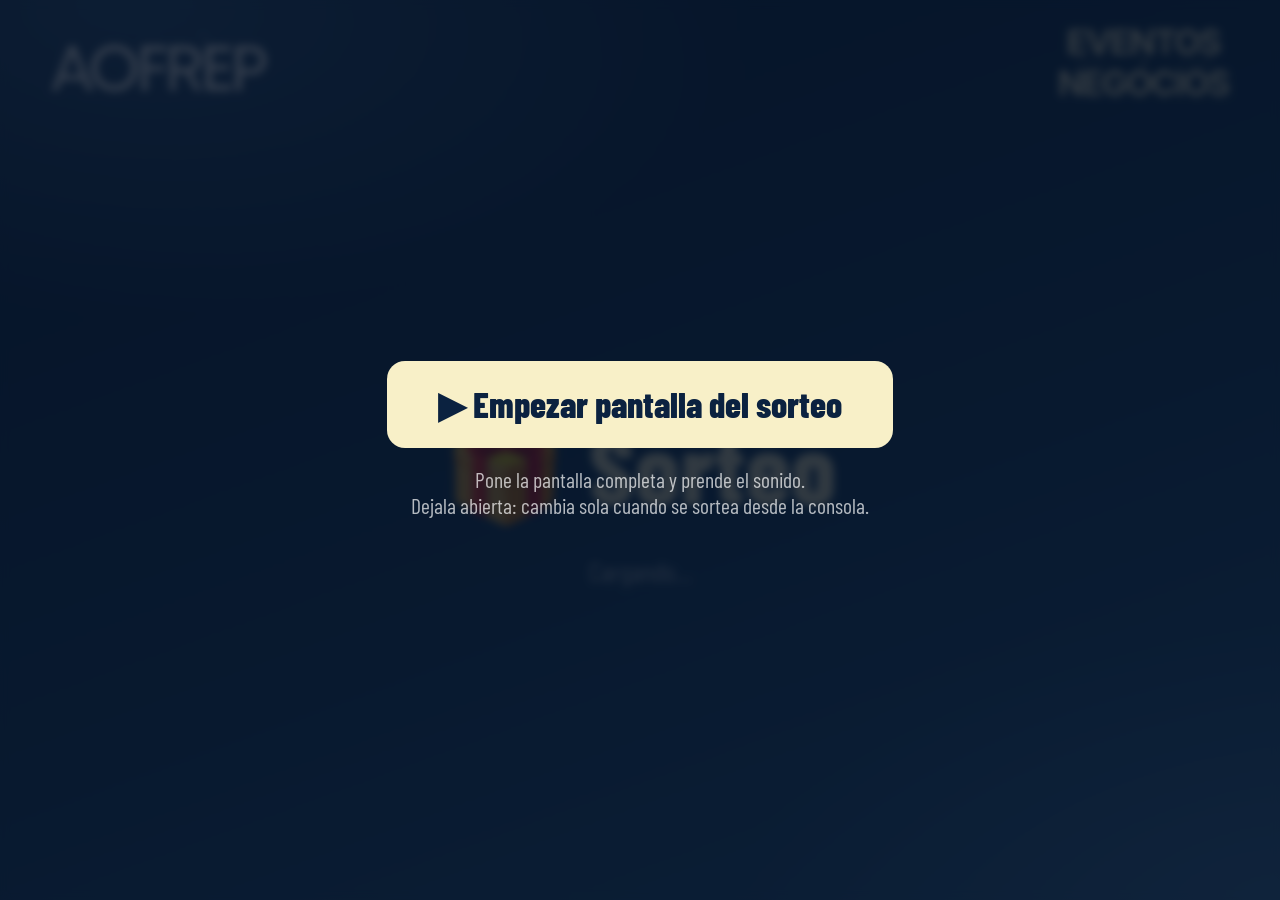
<file: sorteo.html>
<!doctype html>
<html lang="es">
<head>
<meta charset="utf-8">
<meta name="viewport" content="width=device-width, initial-scale=1">
<title>Sorteo · Eventos y Negocios</title>
<meta name="robots" content="noindex">
<meta name="theme-color" content="#0B2240">
<link rel="icon" href="favicon.ico">
<link rel="preconnect" href="https://fonts.googleapis.com">
<link href="https://fonts.googleapis.com/css2?family=Barlow+Condensed:wght@500;700;800&display=swap" rel="stylesheet">
<style>
  /* Pantalla para proyectar el sorteo (v1.19). Se abre en la compu del proyector, a pantalla completa. */
  :root { --noche: #0B2240; --azul: #173D62; --acero: #2E6190; --celeste: #BEE1FA; --crema: #F8F0C8; --oro: #FFD35A; --vivo: #5BE39B; --tenue: rgba(255,255,255,.7); --linea: rgba(190,225,250,.25); }
  * { box-sizing: border-box; }
  html, body { margin: 0; height: 100%; overflow: hidden; }
  html { background: #0B2240; }
  body { color: #fff; font-family: "Barlow Condensed", "Arial Narrow", -apple-system, "Segoe UI", Roboto, sans-serif; cursor: default;
    background: radial-gradient(ellipse 70% 50% at 10% 0%, rgba(120,180,235,.35), transparent 70%), radial-gradient(ellipse 60% 45% at 100% 100%, rgba(120,180,235,.25), transparent 70%), linear-gradient(160deg, var(--noche) 0%, var(--azul) 55%, var(--acero) 100%); }
  .marco { position: absolute; inset: 0; display: flex; flex-direction: column; padding: 3.2vh 4vw; }
  .top { display: flex; align-items: center; justify-content: space-between; gap: 3vw; }
  .top img { height: 6.5vh; width: auto; }
  .top .eyn { height: 7.5vh; }
  .vivo { display: inline-flex; align-items: center; gap: .6vw; font-size: 2.2vh; letter-spacing: .35em; text-transform: uppercase; color: var(--crema); font-weight: 700; }
  .vivo i { width: 1.4vh; height: 1.4vh; border-radius: 50%; background: #FF5A5A; box-shadow: 0 0 0 0 rgba(255,90,90,.7); animation: latido 1.4s infinite; }
  @keyframes latido { 0% { box-shadow: 0 0 0 0 rgba(255,90,90,.7); } 70% { box-shadow: 0 0 0 1.4vh rgba(255,90,90,0); } 100% { box-shadow: 0 0 0 0 rgba(255,90,90,0); } }
  .escena { flex: 1; display: none; flex-direction: column; align-items: center; justify-content: center; text-align: center; min-height: 0; }
  .escena.on { display: flex; animation: entra .6s ease both; }
  @keyframes entra { from { opacity: 0; transform: translateY(2vh); } to { opacity: 1; transform: none; } }
  .kicker { font-size: 3vh; letter-spacing: .5em; text-transform: uppercase; color: var(--celeste); font-weight: 700; }
  h1 { margin: 1vh 0 0; font-size: 11vh; line-height: .95; font-weight: 800; color: var(--crema); letter-spacing: .01em; }
  /* Premios */
  .premios { margin-top: 5vh; display: grid; grid-template-columns: repeat(auto-fit, minmax(22vw, 1fr)); gap: 2.2vh 2vw; width: 100%; max-width: 92vw; }
  .premio { position: relative; background: rgba(255,255,255,.08); border: 1px solid var(--linea); border-radius: 2.2vh; padding: 2.4vh 2vw; text-align: left; overflow: hidden; }
  .premio .n { font-size: 4.4vh; font-weight: 800; line-height: 1.02; }
  .premio .de { font-size: 2.4vh; color: var(--celeste); margin-top: .6vh; letter-spacing: .04em; }
  .premio .x { position: absolute; top: 1.6vh; right: 1.4vw; font-size: 2.4vh; font-weight: 800; color: var(--noche); background: var(--crema); border-radius: 2vh; padding: .2vh 1vw; }
  .premio .g { margin-top: 1.4vh; font-size: 2.8vh; color: var(--vivo); font-weight: 700; }
  .premio .g.pend { color: var(--tenue); font-weight: 500; }
  .premio.listo { border-color: rgba(91,227,155,.55); background: rgba(91,227,155,.10); }
  .pie { margin-top: 4.5vh; font-size: 3vh; color: var(--tenue); line-height: 1.35; }
  .pie b { color: var(--crema); }
  .contador { display: inline-block; margin-top: 1.5vh; font-size: 3.4vh; font-weight: 800; color: var(--noche); background: var(--vivo); border-radius: 3vh; padding: .5vh 2vw; }
  /* Girando */
  .premioG { font-size: 6vh; font-weight: 800; color: var(--crema); margin-top: 1vh; }
  .ruleta { position: relative; margin-top: 6vh; width: 80vw; height: 24vh; border-radius: 3vh; background: rgba(5,18,36,.55); border: 2px solid rgba(248,240,200,.4); box-shadow: inset 0 0 6vh rgba(0,0,0,.45), 0 0 8vh rgba(190,225,250,.15); overflow: hidden; display: flex; align-items: center; justify-content: center; }
  .ruleta::before, .ruleta::after { content: ""; position: absolute; left: 0; right: 0; height: 7vh; z-index: 2; pointer-events: none; }
  .ruleta::before { top: 0; background: linear-gradient(rgba(5,18,36,.95), transparent); }
  .ruleta::after { bottom: 0; background: linear-gradient(transparent, rgba(5,18,36,.95)); }
  .ruleta .nombre { font-size: 13vh; font-weight: 800; white-space: nowrap; letter-spacing: .01em; }
  .ruleta .nombre.salta { animation: salta .12s ease-out; }
  @keyframes salta { from { transform: translateY(-40%); opacity: .2; filter: blur(3px); } to { transform: none; opacity: 1; filter: none; } }
  .flecha { position: absolute; top: 50%; width: 0; height: 0; border: 2.4vh solid transparent; transform: translateY(-50%); z-index: 3; }
  .flecha.i { left: -.2vh; border-left-color: var(--oro); } .flecha.d { right: -.2vh; border-right-color: var(--oro); }
  .cuantos { margin-top: 4vh; font-size: 3vh; color: var(--tenue); }
  /* Ganador */
  .gano { font-size: 5vh; letter-spacing: .4em; text-transform: uppercase; color: var(--oro); font-weight: 800; }
  .ganador { margin-top: 1.5vh; font-size: 17vh; line-height: .92; font-weight: 800; color: #fff; text-shadow: 0 0 6vh rgba(255,211,90,.45); animation: zoom .9s cubic-bezier(.2,1.6,.4,1) both; max-width: 92vw; }
  @keyframes zoom { from { transform: scale(.4); opacity: 0; } to { transform: none; opacity: 1; } }
  .empresa { margin-top: 2vh; font-size: 5vh; color: var(--celeste); font-weight: 700; }
  .lleva { margin-top: 4.5vh; display: inline-block; font-size: 4.4vh; font-weight: 800; background: var(--crema); color: var(--noche); border-radius: 4vh; padding: 1vh 3vw; }
  .acerca { margin-top: 3vh; font-size: 3.2vh; color: var(--tenue); }
  canvas#conf { position: fixed; inset: 0; width: 100%; height: 100%; pointer-events: none; z-index: 5; }
  /* Arranque y controles */
  .arranque { position: fixed; inset: 0; z-index: 10; display: flex; align-items: center; justify-content: center; background: rgba(5,18,36,.82); backdrop-filter: blur(4px); }
  .arranque button { font: inherit; font-size: 4vh; font-weight: 800; border: 0; border-radius: 2vh; padding: 2.4vh 4vw; background: var(--crema); color: var(--noche); cursor: pointer; }
  .arranque p { color: var(--tenue); font-size: 2.4vh; margin-top: 2vh; text-align: center; }
  .ctl { position: fixed; right: 1.4vw; bottom: 1.4vh; z-index: 8; display: flex; gap: .6vw; opacity: 0; transition: opacity .3s; }
  body:hover .ctl { opacity: .85; }
  .ctl button { font: inherit; font-size: 1.9vh; border: 1px solid var(--linea); border-radius: 1vh; padding: .6vh .9vw; background: rgba(255,255,255,.1); color: #fff; cursor: pointer; }
  .estadoRed { position: fixed; left: 1.4vw; bottom: 1.4vh; font-size: 1.8vh; color: var(--tenue); font-family: -apple-system, "Segoe UI", sans-serif; }
  [hidden] { display: none !important; }
  @media (prefers-reduced-motion: reduce) { .escena.on, .ganador, .ruleta .nombre.salta { animation: none; } }
</style>
</head>
<body>
<div class="marco">
  <div class="top">
    <img src="assets/logo-aofrep.png" alt="AOFREP">
    <span class="vivo" id="enVivo" hidden><i></i>En vivo</span>
    <img class="eyn" src="assets/logo-eyn.png" alt="Eventos y Negocios">
  </div>

  <section class="escena" id="esPremios" aria-live="polite">
    <div class="kicker">Eventos y Negocios</div>
    <h1 id="titulo">🎁 Sorteo</h1>
    <div class="premios" id="premios"></div>
    <div class="pie" id="pie"></div>
  </section>

  <section class="escena" id="esGiro" aria-live="polite">
    <div class="kicker">Sorteando</div>
    <div class="premioG" id="gPremio"></div>
    <div class="ruleta"><span class="flecha i"></span><div class="nombre" id="gNombre">…</div><span class="flecha d"></span></div>
    <div class="cuantos" id="gCuantos"></div>
  </section>

  <section class="escena" id="esGanador" aria-live="assertive">
    <div class="gano">🎉 ¡Ganó! 🎉</div>
    <div class="ganador" id="wNombre"></div>
    <div class="empresa" id="wEmpresa"></div>
    <div class="lleva" id="wPremio"></div>
    <div class="acerca">Acercate al escenario 🙌</div>
  </section>

  <section class="escena" id="esEspera">
    <div class="kicker">Eventos y Negocios</div>
    <h1>🎁 Sorteo</h1>
    <div class="pie" id="esperaTxt">Cargando…</div>
  </section>
</div>
<canvas id="conf"></canvas>
<div class="arranque" id="arranque"><div style="text-align:center"><button id="bEmpezar">▶ Empezar pantalla del sorteo</button><p>Pone la pantalla completa y prende el sonido.<br>Dejala abierta: cambia sola cuando se sortea desde la consola.</p></div></div>
<div class="ctl"><button id="bFull">⛶ Pantalla completa</button><button id="bSon">🔊 Sonido</button></div>
<div class="estadoRed" id="red"></div>

<script src="config.js?v=1.11.0"></script>
<script src="comun.js?v=1.11.0"></script>
<script>
(function () {
  'use strict';
  var $ = function (id) { return document.getElementById(id); }, esc = F.esc;
  var D = null, vistoGiro = 0, vistoRev = 0, girando = false, sonido = true, ac = null;
  function escena(id) { ['esPremios', 'esGiro', 'esGanador', 'esEspera'].forEach(function (x) { var el = $(x); if (x === id) { if (!el.classList.contains('on')) el.classList.add('on'); } else el.classList.remove('on'); }); }

  // ── sonido (sintetizado, sin archivos) ──
  function audio() { if (!ac) { try { ac = new (window.AudioContext || window.webkitAudioContext)(); } catch (e) { ac = null; } } return ac; }
  function tono(f, dur, vol, tipo, cuando) {
    var a = sonido && audio(); if (!a) return; var t0 = a.currentTime + (cuando || 0), o = a.createOscillator(), g = a.createGain();
    o.type = tipo || 'triangle'; o.frequency.value = f; g.gain.setValueAtTime(0, t0); g.gain.linearRampToValueAtTime(vol || .15, t0 + .01); g.gain.exponentialRampToValueAtTime(.0001, t0 + dur);
    o.connect(g); g.connect(a.destination); o.start(t0); o.stop(t0 + dur + .05);
  }
  function tic() { tono(1300, .05, .08, 'square'); }
  function fanfarria() { [523, 659, 784, 1047].forEach(function (f, i) { tono(f, .5, .16, 'triangle', i * .12); }); tono(1047, 1.4, .12, 'sine', .5); tono(784, 1.4, .08, 'sine', .5); }

  // ── confeti ──
  var cv = $('conf'), cx = cv.getContext('2d'), piezas = [], animando = false;
  function confeti() {
    cv.width = innerWidth; cv.height = innerHeight; var cols = ['#F8F0C8', '#FFD35A', '#5BE39B', '#BEE1FA', '#FFFFFF', '#FF8A65'];
    for (var i = 0; i < 260; i++) piezas.push({ x: Math.random() * cv.width, y: -20 - Math.random() * cv.height * .6, w: 6 + Math.random() * 8, h: 10 + Math.random() * 10, vy: 2 + Math.random() * 4, vx: -2 + Math.random() * 4, r: Math.random() * 6, vr: -.2 + Math.random() * .4, c: cols[i % cols.length] });
    if (!animando) { animando = true; requestAnimationFrame(cuadro); }
  }
  function cuadro() {
    cx.clearRect(0, 0, cv.width, cv.height);
    piezas = piezas.filter(function (p) { return p.y < cv.height + 30; });
    piezas.forEach(function (p) { p.x += p.vx; p.y += p.vy; p.r += p.vr; p.vx *= .995; cx.save(); cx.translate(p.x, p.y); cx.rotate(p.r); cx.fillStyle = p.c; cx.fillRect(-p.w / 2, -p.h / 2, p.w, p.h); cx.restore(); });
    if (piezas.length) requestAnimationFrame(cuadro); else { animando = false; cx.clearRect(0, 0, cv.width, cv.height); }
  }

  // ── pantallas ──
  function pintarPremios() {
    $('titulo').textContent = '🎁 ' + (D.titulo || 'Sorteo');
    $('premios').innerHTML = (D.premios || []).map(function (p) {
      var g = p.ganadores || [], listo = g.length >= p.cant;
      return '<div class="premio' + (listo ? ' listo' : '') + '">' + (p.cant > 1 ? '<span class="x">×' + p.cant + '</span>' : '') + '<div class="n">' + esc(p.nombre) + '</div>' + (p.de ? '<div class="de">Gentileza de ' + esc(p.de) + '</div>' : '') +
        '<div class="g' + (g.length ? '' : ' pend') + '">' + (g.length ? g.map(function (n) { return '🏆 ' + esc(n); }).join('<br>') : 'Por sortear') + '</div></div>';
    }).join('');
    $('pie').innerHTML = (D.req && D.req.length ? 'Para participar: <b>' + D.req.map(esc).join(' · ') + '</b>' : '') + (D.nPart ? '<br><span class="contador">' + D.nPart + ' personas participando</span>' : '');
    escena('esPremios');
  }
  function girar(a, finLocal) {
    girando = true; vistoGiro = a.ts; escena('esGiro'); $('enVivo').hidden = false;
    $('gPremio').textContent = a.premio + (a.de ? ' · gentileza de ' + a.de : '');
    $('gCuantos').textContent = a.n ? 'Entre ' + a.n + ' participante' + (a.n === 1 ? '' : 's') : '';
    var nom = (a.nombres && a.nombres.length ? a.nombres : ['· · ·']).slice(), el = $('gNombre'), total = Math.max(1200, finLocal - Date.now()), ini = Date.now(), k = Math.floor(Math.random() * nom.length);
    (function paso() {
      var resta = finLocal - Date.now();
      if (resta <= 0) { girando = false; revelar(a, true); return; }
      k = (k + 1) % nom.length; el.textContent = nom[k]; el.classList.remove('salta'); void el.offsetWidth; el.classList.add('salta'); tic();
      var prog = Math.min(1, (Date.now() - ini) / total);
      setTimeout(paso, Math.min(resta, 55 + 520 * Math.pow(prog, 2.6)));
    })();
  }
  function revelar(a, conFiesta) {
    vistoRev = a.ts; $('wNombre').textContent = a.nombre; $('wEmpresa').textContent = a.empresa || ''; $('wPremio').textContent = 'Se lleva: ' + a.premio;
    var largo = String(a.nombre).length; $('wNombre').style.fontSize = largo > 22 ? '11vh' : largo > 16 ? '14vh' : '17vh';
    escena('esGanador'); if (conFiesta) { fanfarria(); confeti(); setTimeout(confeti, 1200); }
  }
  function pintar() {
    if (!D) return;
    $('enVivo').hidden = !D.vivo;
    var a = D.actual;
    if (girando) return;
    if (a && a.ver) {
      if (a.faltan > 0 && vistoGiro !== a.ts) { girar(a, Date.now() + a.faltan); return; }
      if (a.faltan <= 0 && vistoRev !== a.ts) { revelar(a, D.ahora - a.rev < 120000); return; }
      if (vistoRev === a.ts) return; // sigue mostrando al ganador
    }
    if (!D.premios || !D.premios.length) { $('esperaTxt').textContent = 'En un rato empieza el sorteo. ¡Atentos!'; escena('esEspera'); return; }
    pintarPremios();
  }
  var fallos = 0;
  function consultar() {
    F.get('sorteo', {}, 1).then(function (r) { fallos = 0; $('red').textContent = ''; D = r; if (!(r.actual && r.actual.ver)) vistoRev = 0; pintar(); })
      .catch(function () { fallos++; if (fallos > 2) $('red').textContent = '⚠ Sin conexión, reintentando…'; })
      .then(function () { setTimeout(consultar, 1500); });
  }
  function completa() { var d = document.documentElement; try { (d.requestFullscreen || d.webkitRequestFullscreen).call(d); } catch (e) { } }
  $('bEmpezar').onclick = function () { $('arranque').hidden = true; audio(); if (ac && ac.resume) ac.resume(); completa(); tono(880, .12, .1); };
  $('bFull').onclick = completa;
  $('bSon').onclick = function () { sonido = !sonido; this.textContent = sonido ? '🔊 Sonido' : '🔇 Sin sonido'; if (sonido) { audio(); if (ac && ac.resume) ac.resume(); } };
  document.addEventListener('keydown', function (e) { if (e.key === 'f' || e.key === 'F') completa(); });
  escena('esEspera'); consultar();
})();
</script>
</body>
</html>
</file>
<file: estilos.css>
:root {
  --marca: #071A33; --acento: #1E6FD9; --acentoOsc: #1556AB; --crema: #FFF5CC; --texto: #13233A; --gris: #5F6B7D; --suave: #8A96A8;
  --fondo: #EEF2F7; --borde: #DCE3EC; --blanco: #fff; --rojo: #B42318; --rojoF: #FDECEC; --amarillo: #FFF1C2; --amarilloT: #8A5A00;
  --radio: 14px; --sombra: 0 6px 24px rgba(7, 26, 51, .08);
}
* { box-sizing: border-box; }
html, body { margin: 0; }
body { font-family: 'Inter', -apple-system, BlinkMacSystemFont, 'Segoe UI', Roboto, Arial, sans-serif; background: var(--fondo); color: var(--texto); font-size: 16px; line-height: 1.45; -webkit-font-smoothing: antialiased; }
h1, h2, h3, .titulo { font-family: 'Montserrat', 'Inter', Arial, sans-serif; }
a { color: var(--acento); }
.oculto { display: none !important; }
.contenedor { max-width: 560px; margin: 0 auto; padding: 0 16px; }
.prueba { background: var(--amarillo); color: var(--amarilloT); font-weight: 700; font-size: 13px; text-align: center; padding: 8px 12px; }
.hero { background: var(--marca); color: #fff; padding: 28px 0 30px; position: relative; overflow: hidden; }
.hero .img { width: 100%; max-height: 420px; object-fit: cover; display: block; border-radius: var(--radio); margin-bottom: 18px; box-shadow: 0 10px 30px rgba(0,0,0,.25); }
.hero .eti { font-size: 12px; letter-spacing: 3px; opacity: .75; font-weight: 700; }
.hero h1 { font-size: 30px; line-height: 1.15; margin: 6px 0 12px; }
.hero .dato { display: flex; gap: 10px; align-items: flex-start; font-size: 15px; opacity: .95; margin-top: 6px; }
.hero .dato span:first-child { width: 20px; text-align: center; }
.hero .desc { margin-top: 14px; font-size: 14px; opacity: .85; white-space: pre-line; }
.card { background: var(--blanco); border: 1px solid var(--borde); border-radius: var(--radio); box-shadow: var(--sombra); padding: 18px; margin-top: 16px; }
.seccion { font-size: 12px; font-weight: 800; letter-spacing: 2px; color: var(--acento); text-transform: uppercase; margin: 22px 0 4px; }
.tipo { display: flex; gap: 12px; align-items: center; padding: 14px 0; border-bottom: 1px solid var(--borde); }
.tipo:last-child { border-bottom: 0; }
.tipo .info { flex: 1; min-width: 0; }
.tipo .nom { font-weight: 800; font-size: 17px; }
.tipo .des { color: var(--gris); font-size: 13px; margin-top: 2px; }
.tipo .pre { font-weight: 800; font-size: 18px; margin-top: 4px; }
.tipo .est { display: inline-block; font-size: 12px; font-weight: 700; padding: 3px 9px; border-radius: 20px; background: #ECECEC; color: #666; margin-top: 4px; }
.tipo .est.pocas { background: var(--amarillo); color: var(--amarilloT); }
.tipo.apagado .nom, .tipo.apagado .pre { color: var(--suave); }
.paso { display: flex; align-items: center; gap: 4px; }
.paso button { width: 40px; height: 40px; border-radius: 50%; border: 2px solid var(--acento); background: #fff; color: var(--acento); font-size: 22px; font-weight: 700; cursor: pointer; line-height: 1; padding: 0; }
.paso button:disabled { border-color: var(--borde); color: var(--borde); cursor: default; }
.paso .cant { width: 30px; text-align: center; font-weight: 800; font-size: 18px; }
label.et { display: block; font-size: 12px; font-weight: 700; color: var(--gris); margin: 14px 0 6px; text-transform: uppercase; letter-spacing: .5px; }
input.campo, select.campo { width: 100%; font-size: 16px; padding: 13px 14px; border: 1.5px solid var(--borde); border-radius: 11px; background: #fff; color: var(--texto); font-family: inherit; }
input.campo:focus, select.campo:focus { outline: none; border-color: var(--acento); box-shadow: 0 0 0 3px rgba(30, 111, 217, .15); }
input.campo.mal { border-color: var(--rojo); }
.dos { display: grid; grid-template-columns: 1fr 1fr; gap: 10px; }
.asis { border: 1px dashed var(--borde); border-radius: 12px; padding: 12px; margin-top: 10px; }
.asis .t { font-size: 13px; font-weight: 800; color: var(--acento); }
.chk { display: flex; gap: 10px; align-items: flex-start; margin-top: 16px; font-size: 14px; color: var(--gris); }
.chk input { width: 22px; height: 22px; margin: 0; flex: none; accent-color: var(--acento); }
.btn { display: block; width: 100%; text-align: center; padding: 16px; font-size: 17px; font-weight: 800; border: 0; border-radius: 12px; background: var(--acento); color: #fff; cursor: pointer; text-decoration: none; font-family: inherit; }
.btn:disabled { opacity: .55; cursor: default; }
.btn.sec { background: #fff; color: var(--acento); border: 2px solid var(--acento); }
.btn.mp { background: #009EE3; }
.barra { position: sticky; bottom: 0; background: rgba(255,255,255,.97); backdrop-filter: blur(6px); border-top: 1px solid var(--borde); padding: 12px 0 calc(12px + env(safe-area-inset-bottom)); margin-top: 20px; z-index: 5; }
.barra .fila { display: flex; gap: 12px; align-items: center; }
.barra .tot { flex: 1; }
.barra .tot small { display: block; color: var(--gris); font-size: 12px; }
.barra .tot b { font-size: 22px; }
.barra .btn { width: auto; padding: 14px 22px; }
.error { background: var(--rojoF); color: var(--rojo); border-radius: 10px; padding: 12px 14px; font-weight: 600; font-size: 14px; margin-top: 14px; }
.aviso { background: var(--amarillo); color: var(--amarilloT); border-radius: 10px; padding: 12px 14px; font-weight: 600; font-size: 14px; margin-top: 14px; }
.ok { background: #D6F0DD; color: #11663A; border-radius: 10px; padding: 12px 14px; font-weight: 700; font-size: 14px; margin-top: 14px; }
.resumen .lin { display: flex; justify-content: space-between; padding: 6px 0; font-size: 15px; }
.resumen .lin.tot { border-top: 1px solid var(--borde); margin-top: 6px; padding-top: 10px; font-weight: 800; font-size: 19px; }
.cargando { text-align: center; color: var(--gris); padding: 50px 0; }
.spinner { width: 38px; height: 38px; border: 4px solid var(--borde); border-top-color: var(--acento); border-radius: 50%; animation: gira 0.9s linear infinite; margin: 0 auto 14px; }
@keyframes gira { to { transform: rotate(360deg); } }
.ent { margin-top: 18px; }
.ent canvas { width: 100%; height: auto; display: block; border-radius: var(--radio); box-shadow: var(--sombra); border: 1px solid var(--borde); background: #fff; }
.ent .acc { display: flex; gap: 10px; margin-top: 10px; }
.ent .acc .btn { padding: 12px; font-size: 15px; }
.pie { text-align: center; color: var(--suave); font-size: 12px; padding: 30px 16px 40px; }
.chip { display: inline-block; font-size: 12px; font-weight: 800; padding: 4px 10px; border-radius: 20px; }
.chip.v { background: #D6F0DD; color: #11663A; } .chip.r { background: var(--rojoF); color: var(--rojo); } .chip.a { background: #DCE8F7; color: #1F4E8C; }

/* ── Eventos y Negocios ── */
.hero { background: radial-gradient(120% 80% at 50% 0%, #0E3A73 0%, #071A33 60%, #050F1F 100%); }
.hero .logos { display: flex; justify-content: center; margin-bottom: 14px; }
.hero .logos img { height: 30px; }
.hero .eyn { display: block; width: 78%; max-width: 380px; margin: 0 auto 6px; }
.hero .sub { text-align: center; color: var(--crema); font-weight: 700; font-size: 15px; opacity: .95; margin-bottom: 16px; }
.hero .datos { display: flex; justify-content: center; gap: 22px; flex-wrap: wrap; text-align: center; color: var(--crema); font-weight: 700; font-size: 14px; }
.hero .datos div { max-width: 300px; } .hero .datos .ic { display: block; margin: 0 auto 6px; }
.renglon { display: block; }
.hero .datos .renglon:first-of-type { white-space: nowrap; }
.hero .datos .renglon + .renglon { font-weight: 600; opacity: .9; margin-top: 2px; }
.hero .flyerBtn { display: block; text-align: center; color: rgba(255,255,255,.7); font-size: 13px; margin-top: 14px; text-decoration: underline; cursor: pointer; }
.hero .hit { display: block; height: 30px; margin: 18px auto 0; opacity: .9; }
.flyerVer { position: fixed; inset: 0; background: rgba(0,0,0,.9); z-index: 60; display: flex; align-items: center; justify-content: center; padding: 16px; }
.flyerVer img { max-width: 100%; max-height: 100%; border-radius: 12px; }
.socio { display: grid; grid-template-columns: 1fr 1fr; gap: 10px; margin-top: 10px; }
.socio button { border: 2px solid var(--borde); background: #fff; border-radius: 14px; padding: 14px 10px; font-family: inherit; font-size: 15px; font-weight: 800; color: var(--texto); cursor: pointer; text-align: center; }
.socio button small { display: block; font-weight: 500; color: var(--gris); font-size: 12px; margin-top: 3px; }
.socio button.on { border-color: var(--acento); background: #EEF4FD; color: var(--acentoOsc); box-shadow: 0 0 0 3px rgba(30,111,217,.12); }
.nota { background: #EEF4FD; color: #1F4E8C; border-radius: 12px; padding: 12px 14px; font-size: 13px; margin-top: 12px; line-height: 1.45; }
.nota b { color: #13233A; }
.tipo .gratis { color: #4B2E83; }
.chip.s { background: #E6E0F8; color: #4B2E83; }
.okCampo { color: #11663A; font-size: 12px; font-weight: 700; margin-top: 4px; } .malCampo { color: var(--rojo); font-size: 12px; font-weight: 700; margin-top: 4px; }
.estadoSol { border-radius: 12px; padding: 14px; margin-top: 14px; font-size: 14px; }
.estadoSol.esp { background: #EEF4FD; color: #1F4E8C; } .estadoSol.rec { background: var(--rojoF); color: #7A1B12; }

/* v1.4 · encabezado jerarquizado */
.hero .bajada { text-align: center; color: var(--crema); margin: 26px 0 22px; }
.hero .bajada .kicker { display: inline-block; font-family: Montserrat, Inter, sans-serif; font-weight: 800; font-size: 19px; letter-spacing: .5px;
  padding: 7px 16px; border: 1.5px solid rgba(255, 245, 204, .55); border-radius: 999px; }
.hero .bajada .lema { display: block; margin-top: 16px; font-weight: 500; font-size: 15.5px; line-height: 1.45; opacity: .88; }
/* tickets agotados */
.tipo .est.agot { background: #B42318; color: #fff; letter-spacing: 1px; text-transform: uppercase; }
.tipo.agot .pre { text-decoration: line-through; text-decoration-thickness: 2px; opacity: .55; }
/* aviso al elegir ticket de socio */
.socioAviso { background: #EEF4FD; border: 1px solid #C9DBF5; color: #1F4E8C; border-radius: 14px; padding: 14px 16px; margin-top: 14px; font-size: 14px; line-height: 1.5; }
#bloqueSocio .card { margin-top: 10px; }
</file>
